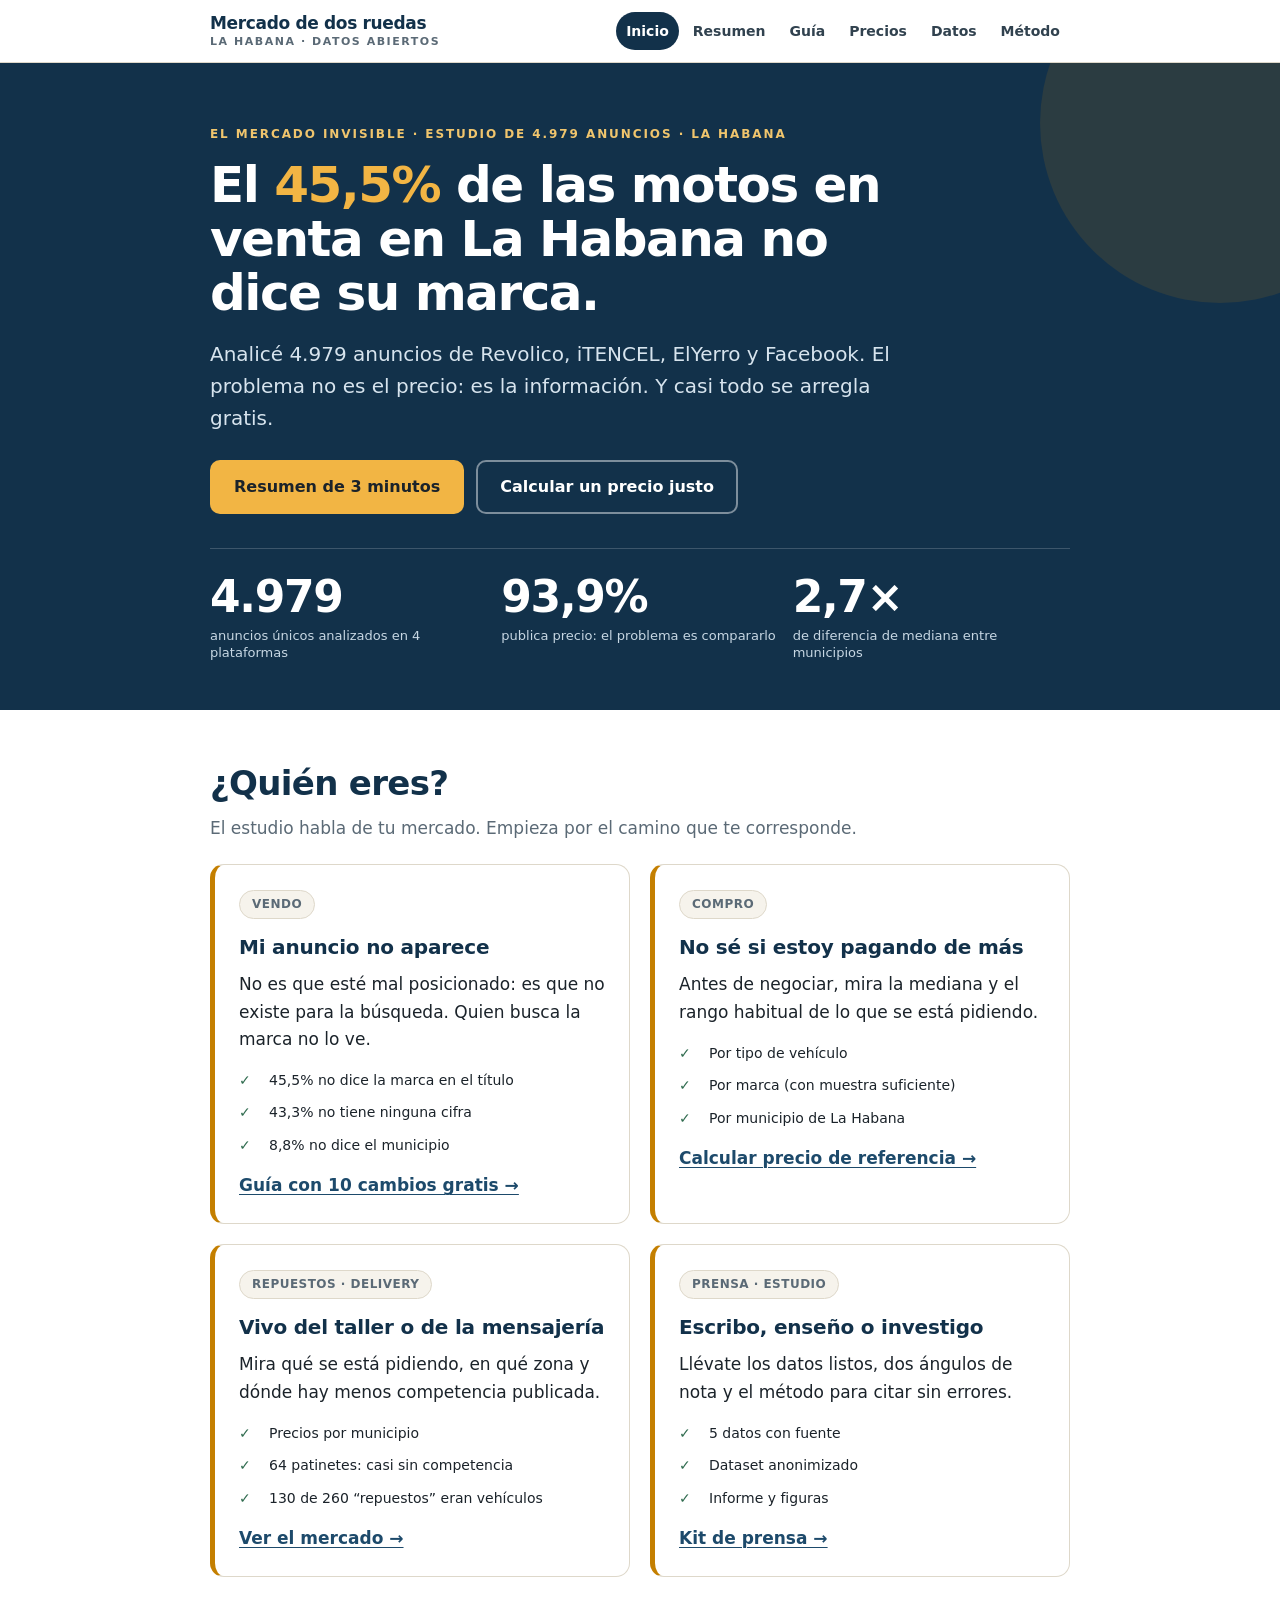
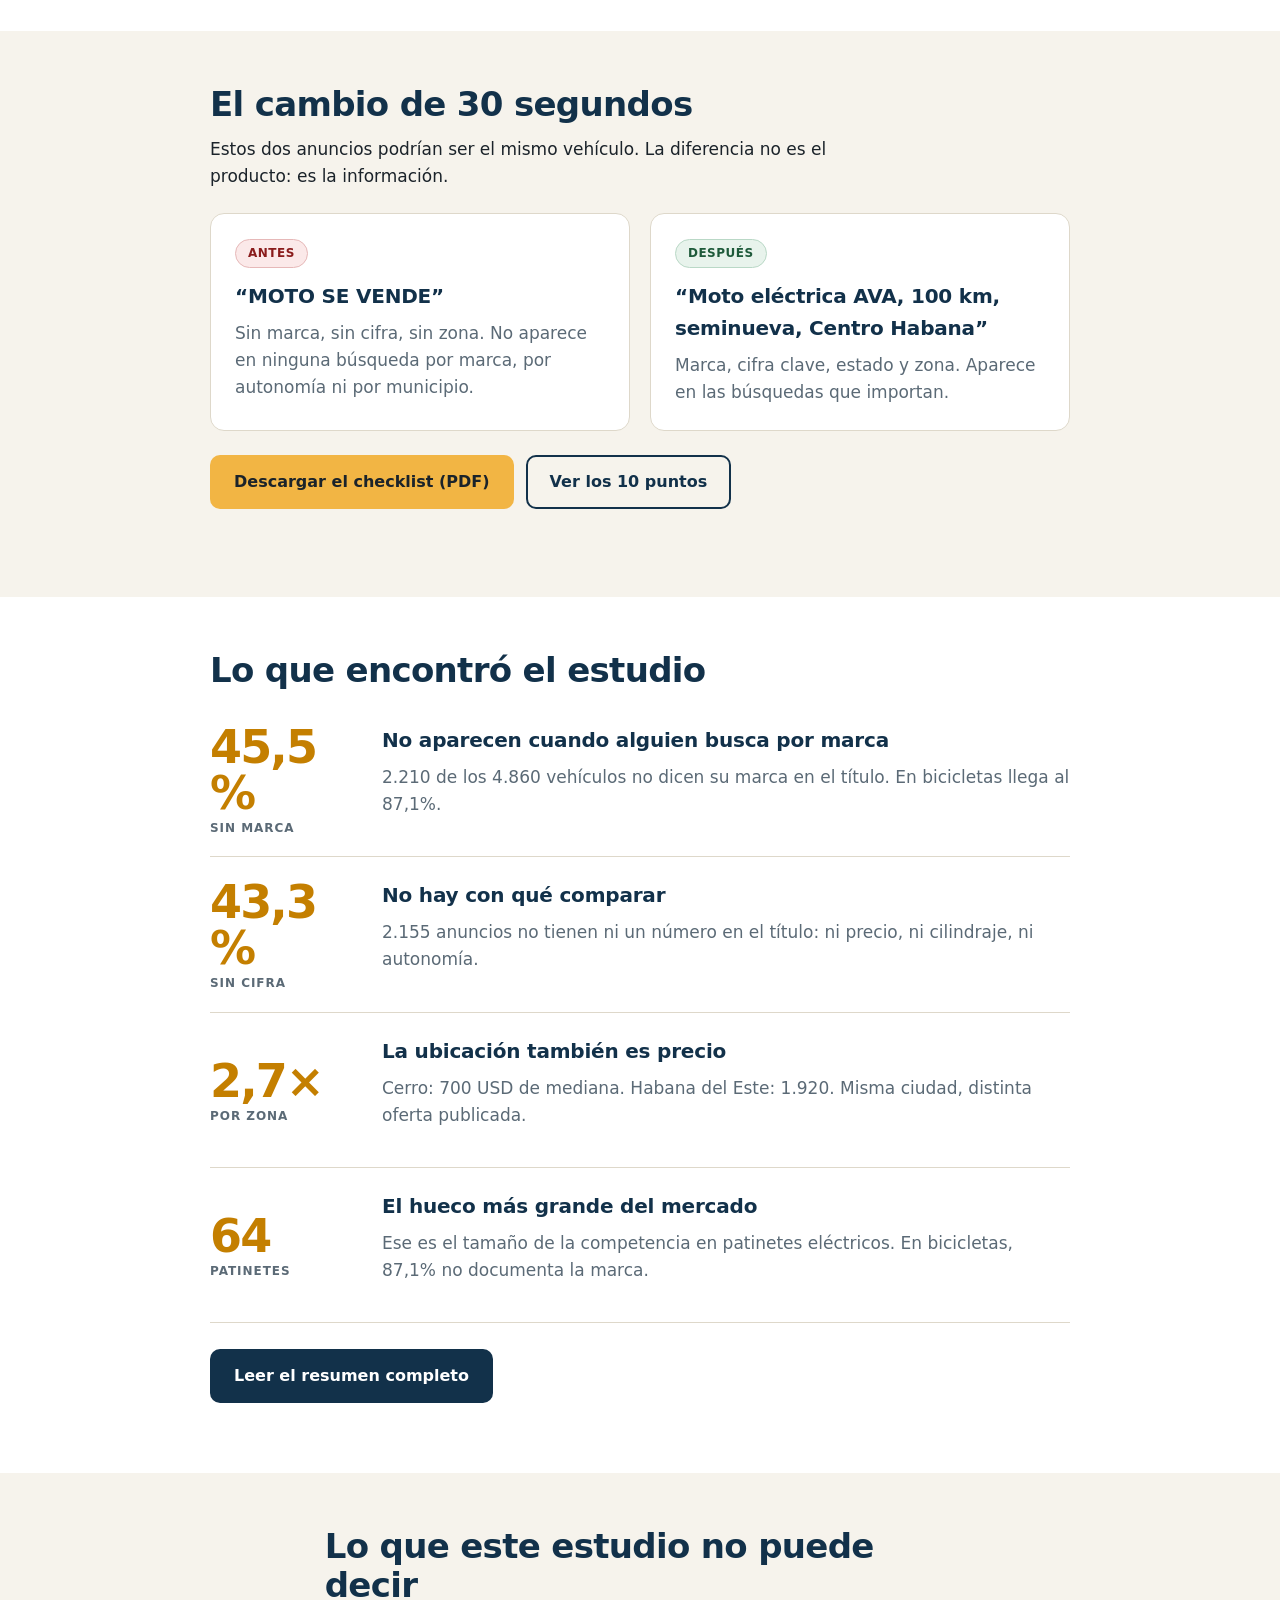
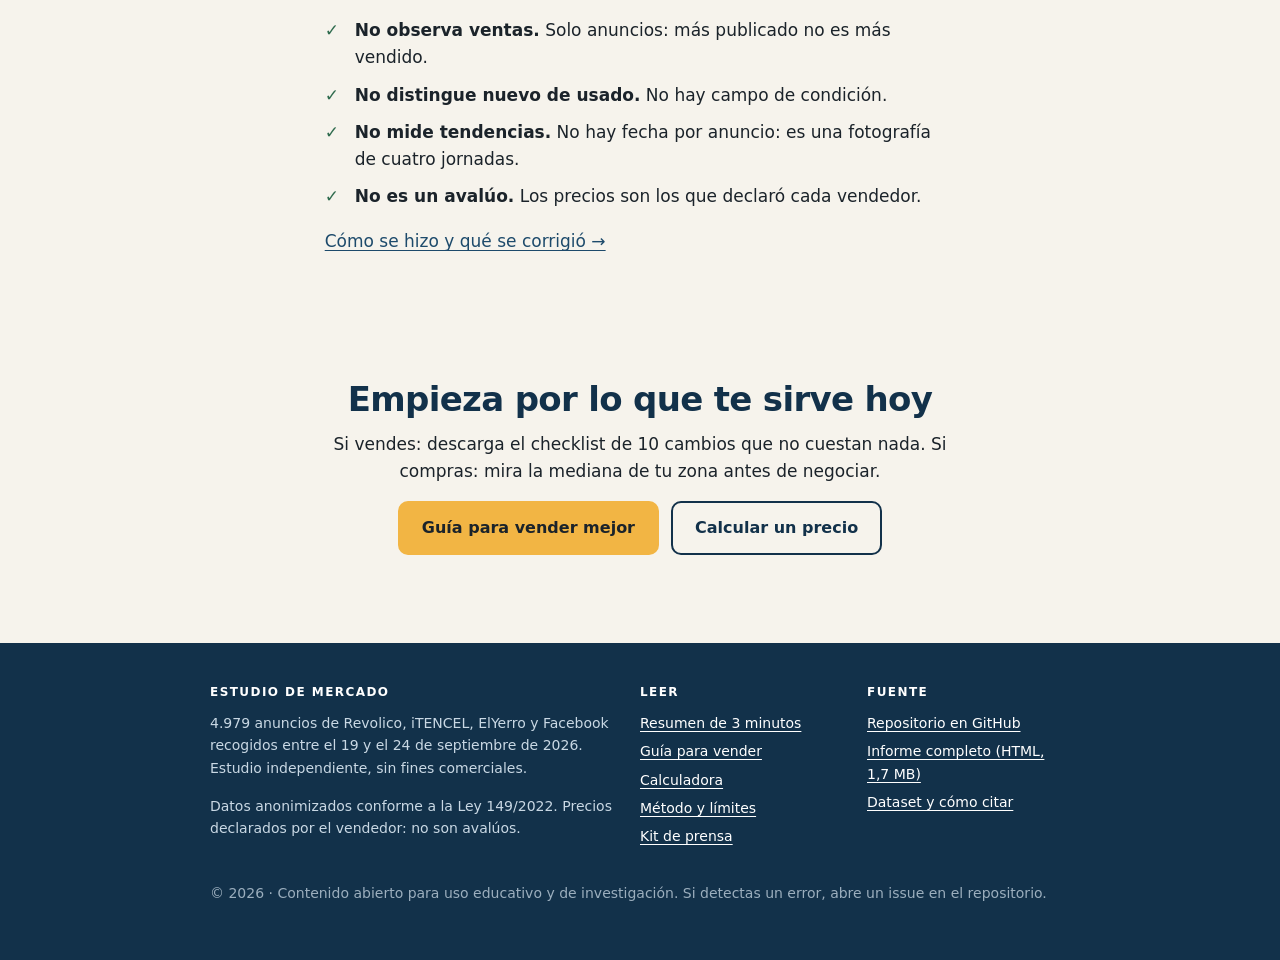
<file: docs/index.html>
<!DOCTYPE html>
<html lang="es">
<head>
<meta charset="utf-8">
<meta name="viewport" content="width=device-width, initial-scale=1">
<title>El 45,5% de las motos en venta en La Habana no dice su marca</title>
<meta name="description" content="Estudio de 4.979 anuncios del mercado de motos, bicicletas y patinetes en La Habana: qué información falta y cómo arreglarla gratis.">
<link rel="canonical" href="https://reynaldomesab-crypto.github.io/estudio-mercado-motos-bicicletas-cuba/">
<meta property="og:type" content="website">
<meta property="og:title" content="El 45,5% de las motos en venta en La Habana no dice su marca">
<meta property="og:description" content="Estudio de 4.979 anuncios del mercado de motos, bicicletas y patinetes en La Habana: qué información falta y cómo arreglarla gratis.">
<meta property="og:url" content="https://reynaldomesab-crypto.github.io/estudio-mercado-motos-bicicletas-cuba/">
<meta property="og:image" content="https://reynaldomesab-crypto.github.io/estudio-mercado-motos-bicicletas-cuba/og.png">
<meta property="og:locale" content="es_CU">
<meta name="twitter:card" content="summary_large_image">
<meta name="theme-color" content="#12314a">
<link rel="stylesheet" href="assets/style.css">
<link rel="icon" href="data:image/svg+xml,%3Csvg xmlns='http://www.w3.org/2000/svg' viewBox='0 0 100 100'%3E%3Crect width='100' height='100' rx='18' fill='%2312314a'/%3E%3Ctext x='50' y='68' font-size='54' font-family='sans-serif' font-weight='bold' fill='%23f2b544' text-anchor='middle'%3E2R%3C/text%3E%3C/svg%3E">

</head>
<body>
<a class="skip" href="#main">Ir al contenido</a>
<header class="site">
  <div class="wrap nav">
    <a class="brand" href="index.html">Mercado de dos ruedas<small>La Habana · datos abiertos</small></a>
    <nav aria-label="Principal"><ul><li><a class="lnk" href="index.html" aria-current="page">Inicio</a></li><li><a class="lnk" href="resumen.html">Resumen</a></li><li><a class="lnk" href="guia.html">Guía</a></li><li><a class="lnk" href="precios.html">Precios</a></li><li><a class="lnk" href="datos.html">Datos</a></li><li><a class="lnk" href="metodo.html">Método</a></li></ul></nav>
  </div>
</header>
<main id="main">

<section class="hero">
  <div class="wrap">
    <span class="kicker">El mercado invisible · Estudio de 4.979 anuncios · La Habana</span>
    <h1>El <em>45,5%</em> de las motos en venta en La Habana no dice su marca.</h1>
    <p class="lead">Analicé 4.979 anuncios de Revolico, iTENCEL, ElYerro y Facebook. El problema no es el precio: es la información. Y casi todo se arregla gratis.</p>
    <div class="cta-row">
      <a class="btn btn-primary" href="resumen.html">Resumen de 3 minutos</a>
      <a class="btn btn-ghost" href="precios.html">Calcular un precio justo</a>
    </div>
    <div class="stats">
      <div class="stat"><b>4.979</b><span>anuncios únicos analizados en 4 plataformas</span></div>
      <div class="stat"><b>93,9%</b><span>publica precio: el problema es compararlo</span></div>
      <div class="stat"><b>2,7×</b><span>de diferencia de mediana entre municipios</span></div>
    </div>
  </div>
</section>

<section>
  <div class="wrap">
    <h2>¿Quién eres?</h2>
    <p class="narrow muted">El estudio habla de tu mercado. Empieza por el camino que te corresponde.</p>
    <div class="grid-2" style="margin-top:22px">
      <div class="card accent">
        <span class="pill">Vendo</span>
        <h3 style="margin-top:12px">Mi anuncio no aparece</h3>
        <p>No es que esté mal posicionado: es que no existe para la búsqueda. Quien busca la marca no lo ve.</p>
        <ul class="checklist small">
          <li>45,5% no dice la marca en el título</li>
          <li>43,3% no tiene ninguna cifra</li>
          <li>8,8% no dice el municipio</li>
        </ul>
        <p style="margin-top:16px"><a href="guia.html"><strong>Guía con 10 cambios gratis →</strong></a></p>
      </div>
      <div class="card accent">
        <span class="pill">Compro</span>
        <h3 style="margin-top:12px">No sé si estoy pagando de más</h3>
        <p>Antes de negociar, mira la mediana y el rango habitual de lo que se está pidiendo.</p>
        <ul class="checklist small">
          <li>Por tipo de vehículo</li>
          <li>Por marca (con muestra suficiente)</li>
          <li>Por municipio de La Habana</li>
        </ul>
        <p style="margin-top:16px"><a href="precios.html"><strong>Calcular precio de referencia →</strong></a></p>
      </div>
      <div class="card accent">
        <span class="pill">Repuestos · delivery</span>
        <h3 style="margin-top:12px">Vivo del taller o de la mensajería</h3>
        <p>Mira qué se está pidiendo, en qué zona y dónde hay menos competencia publicada.</p>
        <ul class="checklist small">
          <li>Precios por municipio</li>
          <li>64 patinetes: casi sin competencia</li>
          <li>130 de 260 “repuestos” eran vehículos</li>
        </ul>
        <p style="margin-top:16px"><a href="resumen.html"><strong>Ver el mercado →</strong></a></p>
      </div>
      <div class="card accent">
        <span class="pill">Prensa · estudio</span>
        <h3 style="margin-top:12px">Escribo, enseño o investigo</h3>
        <p>Llévate los datos listos, dos ángulos de nota y el método para citar sin errores.</p>
        <ul class="checklist small">
          <li>5 datos con fuente</li>
          <li>Dataset anonimizado</li>
          <li>Informe y figuras</li>
        </ul>
        <p style="margin-top:16px"><a href="prensa.html"><strong>Kit de prensa →</strong></a></p>
      </div>
    </div>
  </div>
</section>

<section class="soft">
  <div class="wrap">
    <h2>El cambio de 30 segundos</h2>
    <p class="narrow">Estos dos anuncios podrían ser el mismo vehículo. La diferencia no es el producto: es la información.</p>
    <div class="grid-2" style="margin-top:22px">
      <div class="card">
        <span class="pill" style="color:#8a1c1c;border-color:#e6b8b8;background:#fbe9e9">Antes</span>
        <h3 style="margin-top:12px">“MOTO SE VENDE”</h3>
        <p class="muted">Sin marca, sin cifra, sin zona. No aparece en ninguna búsqueda por marca, por autonomía ni por municipio.</p>
      </div>
      <div class="card">
        <span class="pill" style="color:#1e5a3a;border-color:#b9d8c6;background:#e8f3ec">Después</span>
        <h3 style="margin-top:12px">“Moto eléctrica AVA, 100 km, seminueva, Centro Habana”</h3>
        <p class="muted">Marca, cifra clave, estado y zona. Aparece en las búsquedas que importan.</p>
      </div>
    </div>
    <div class="cta-row" style="margin-top:24px">
      <a class="btn btn-primary" href="assets/checklist.pdf" download>Descargar el checklist (PDF)</a>
      <a class="btn btn-line" href="guia.html">Ver los 10 puntos</a>
    </div>
  </div>
</section>

<section>
  <div class="wrap">
    <h2>Lo que encontró el estudio</h2>
    <div class="finding"><div class="fig">45,5%<small>sin marca</small></div><div><h3>No aparecen cuando alguien busca por marca</h3><p class="muted">2.210 de los 4.860 vehículos no dicen su marca en el título. En bicicletas llega al 87,1%.</p></div></div>
    <div class="finding"><div class="fig">43,3%<small>sin cifra</small></div><div><h3>No hay con qué comparar</h3><p class="muted">2.155 anuncios no tienen ni un número en el título: ni precio, ni cilindraje, ni autonomía.</p></div></div>
    <div class="finding"><div class="fig">2,7×<small>por zona</small></div><div><h3>La ubicación también es precio</h3><p class="muted">Cerro: 700 USD de mediana. Habana del Este: 1.920. Misma ciudad, distinta oferta publicada.</p></div></div>
    <div class="finding"><div class="fig">64<small>patinetes</small></div><div><h3>El hueco más grande del mercado</h3><p class="muted">Ese es el tamaño de la competencia en patinetes eléctricos. En bicicletas, 87,1% no documenta la marca.</p></div></div>
    <p style="margin-top:26px"><a class="btn btn-dark" href="resumen.html">Leer el resumen completo</a></p>
  </div>
</section>

<section class="soft">
  <div class="wrap narrow">
    <h2>Lo que este estudio no puede decir</h2>
    <ul class="checklist">
      <li><strong>No observa ventas.</strong> Solo anuncios: más publicado no es más vendido.</li>
      <li><strong>No distingue nuevo de usado.</strong> No hay campo de condición.</li>
      <li><strong>No mide tendencias.</strong> No hay fecha por anuncio: es una fotografía de cuatro jornadas.</li>
      <li><strong>No es un avalúo.</strong> Los precios son los que declaró cada vendedor.</li>
    </ul>
    <p style="margin-top:18px"><a href="metodo.html">Cómo se hizo y qué se corrigió →</a></p>
  </div>
</section>
<section class="soft"><div class="wrap narrow center">
  <h2>Empieza por lo que te sirve hoy</h2>
  <p>Si vendes: descarga el checklist de 10 cambios que no cuestan nada. Si compras: mira la mediana de tu zona antes de negociar.</p>
  <div class="cta-row" style="justify-content:center">
    <a class="btn btn-primary" href="guia.html">Guía para vender mejor</a>
    <a class="btn btn-line" href="precios.html">Calcular un precio</a>
  </div>
</div></section>

</main>
<footer class="site">
  <div class="wrap">
    <div class="cols">
      <div>
        <h4>Estudio de mercado</h4>
        <p>4.979 anuncios de Revolico, iTENCEL, ElYerro y Facebook recogidos entre el 19 y el 24 de septiembre de 2026. Estudio independiente, sin fines comerciales.</p>
        <p class="small">Datos anonimizados conforme a la Ley 149/2022. Precios declarados por el vendedor: no son avalúos.</p>
      </div>
      <div>
        <h4>Leer</h4>
        <ul>
          <li><a href="resumen.html">Resumen de 3 minutos</a></li>
          <li><a href="guia.html">Guía para vender</a></li>
          <li><a href="precios.html">Calculadora</a></li>
          <li><a href="metodo.html">Método y límites</a></li>
          <li><a href="prensa.html">Kit de prensa</a></li>
        </ul>
      </div>
      <div>
        <h4>Fuente</h4>
        <ul>
          <li><a href="https://github.com/reynaldomesab-crypto/estudio-mercado-motos-bicicletas-cuba" rel="noopener">Repositorio en GitHub</a></li>
          <li><a href="https://raw.githubusercontent.com/reynaldomesab-crypto/estudio-mercado-motos-bicicletas-cuba/main/analysis/INFORME_FINAL.html" rel="noopener" download>Informe completo (HTML, 1,7 MB)</a></li>
          <li><a href="datos.html">Dataset y cómo citar</a></li>
        </ul>
      </div>
    </div>
    <p class="small" style="margin-top:26px;opacity:.75">© 2026 · Contenido abierto para uso educativo y de investigación. Si detectas un error, abre un issue en el repositorio.</p>
  </div>
</footer>
<script src="assets/config.js"></script>
<script src="assets/analytics.js" defer></script>
<script src="assets/data.js" defer></script>
<script src="assets/app.js" defer></script>
</body>
</html>
</file>
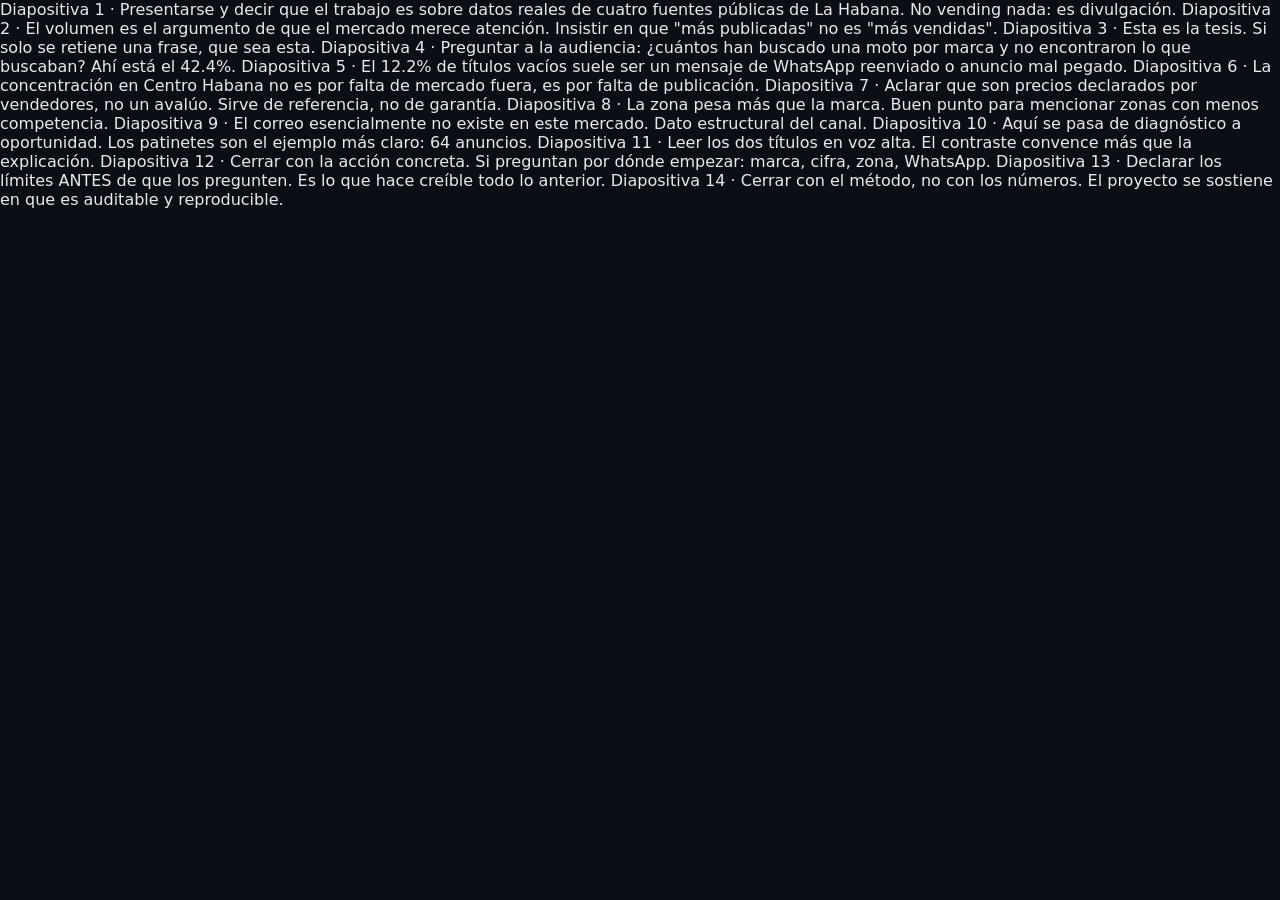
<file: presentation/index.html>
<!DOCTYPE html>
<html lang="es">
<head>
<meta charset="utf-8">
<meta name="viewport" content="width=device-width, initial-scale=1">
<title>El mercado de motos y bicicletas en La Habana — guía de buenas prácticas</title>
<style>
/* Paleta. El amarillo no es decorativo: es el color de la categoria que
   domina el estudio, y por eso el acento se siente propio del tema. */
:root{
  --bg:#0B0E14;
  --surface:#141922;
  --surface-2:#1C2230;
  --line:#2A3240;
  --text:#E8EAF0;
  --muted:#8A93A6;
  --accent:#FFD400;
  --accent-2:#2DD4BF;
  --warn:#F97362;
  --display:ui-serif,Georgia,'Liberation Serif','DejaVu Serif','Times New Roman',serif;
  --body:system-ui,-apple-system,'Segoe UI',Roboto,'Helvetica Neue',Arial,sans-serif;
  --pad:clamp(1.5rem,4vw,4.5rem);
}
*{margin:0;padding:0;box-sizing:border-box}
html,body{height:100%;background:var(--bg);color:var(--text);font-family:var(--body);overflow:hidden}

/* Cada diapositiva debe caber entera en una ventana. Nunca hay scroll
   interno: si algo no cabe, se parte en dos diapositivas. */
.slide{
  height:100vh;height:100dvh;overflow:hidden;
  display:none;flex-direction:column;justify-content:center;
  padding:var(--pad);position:relative;
}
.slide.activa{display:flex}

/* Fondo tenue: rejilla tecnica, muy sutil. */
.slide::before{
  content:"";position:absolute;inset:0;z-index:0;pointer-events:none;
  background-image:linear-gradient(rgba(255,255,255,.028) 1px,transparent 1px),
                   linear-gradient(90deg,rgba(255,255,255,.028) 1px,transparent 1px);
  background-size:56px 56px;
  mask-image:radial-gradient(ellipse at 50% 40%,#000 20%,transparent 78%);
  -webkit-mask-image:radial-gradient(ellipse at 50% 40%,#000 20%,transparent 78%);
}
.slide > *{position:relative;z-index:1}

.eyebrow{
  font-size:clamp(.68rem,1.05vw,.9rem);letter-spacing:.22em;text-transform:uppercase;
  color:var(--accent);font-weight:600;margin-bottom:clamp(.6rem,1.4vh,1.1rem);
}
h1{font-family:var(--display);font-size:clamp(1.9rem,5.4vw,4.2rem);line-height:1.06;font-weight:700;letter-spacing:-.02em}
h2{font-family:var(--display);font-size:clamp(1.45rem,3.5vw,2.9rem);line-height:1.1;font-weight:700;letter-spacing:-.015em}
h3{font-size:clamp(.95rem,1.5vw,1.2rem);font-weight:600;margin-bottom:.4rem}
p{font-size:clamp(.95rem,1.65vw,1.32rem);line-height:1.55;color:var(--text);max-width:62ch}
.muted{color:var(--muted)}
.lead{font-size:clamp(1.05rem,2.1vw,1.6rem);line-height:1.45;color:var(--muted);max-width:56ch}

/* Cifra grande: es el elemento dominante de la diapositiva. */
.cifra{
  font-family:var(--display);font-size:clamp(3rem,11vw,7.5rem);line-height:.92;
  font-weight:700;color:var(--accent);letter-spacing:-.03em;
}
.cifra.sec{color:var(--accent-2)}
.cifra small{font-size:.3em;font-weight:600;letter-spacing:0;color:var(--muted);display:block;margin-top:.5em}

.grid{display:grid;gap:clamp(.8rem,2vw,1.6rem);margin-top:clamp(.9rem,2.2vh,1.8rem)}
.g2{grid-template-columns:repeat(2,1fr)}
.g3{grid-template-columns:repeat(3,1fr)}
.g4{grid-template-columns:repeat(4,1fr)}
.izq{grid-template-columns:1.05fr .95fr}
.der{grid-template-columns:.95fr 1.05fr}

.card{background:var(--surface);border:1px solid var(--line);border-radius:14px;padding:clamp(.8rem,1.7vw,1.4rem)}
.card.acento{border-color:var(--accent);background:linear-gradient(180deg,rgba(255,212,0,.09),transparent)}
.card p{font-size:clamp(.82rem,1.32vw,1.02rem);line-height:1.5;color:var(--muted)}

ul.lista{list-style:none;display:flex;flex-direction:column;gap:clamp(.4rem,1.05vh,.85rem);margin-top:clamp(.7rem,1.7vh,1.2rem)}
ul.lista li{
  font-size:clamp(.88rem,1.45vw,1.12rem);line-height:1.42;color:var(--text);
  padding-left:1.5em;position:relative;
}
ul.lista li::before{
  content:"";position:absolute;left:0;top:.52em;width:.55em;height:.55em;
  border-radius:2px;background:var(--accent);
}
ul.lista li b{color:var(--accent-2);font-weight:600}

table{width:100%;border-collapse:collapse;margin-top:clamp(.6rem,1.5vh,1.1rem);font-size:clamp(.76rem,1.22vw,.98rem)}
th{
  text-align:left;font-size:clamp(.62rem,.95vw,.78rem);letter-spacing:.14em;text-transform:uppercase;
  color:var(--muted);font-weight:600;padding-bottom:.55rem;border-bottom:1px solid var(--line);
}
td{padding:clamp(.3rem,.75vh,.5rem) .5rem;border-bottom:1px solid rgba(42,50,64,.5)}
td:first-child{color:var(--text);font-weight:500}
td.num{text-align:right;font-variant-numeric:tabular-nums;color:var(--muted)}
tr:first-child td{color:var(--accent);font-weight:600}
tr:first-child td.num{color:var(--accent)}

.fig{width:100%;height:auto;max-height:56vh;object-fit:contain;border-radius:10px;display:block}
.fig-faltante{color:var(--warn);font-size:.85rem;padding:1rem;border:1px dashed var(--warn);border-radius:10px}
.caption{font-size:clamp(.66rem,.98vw,.8rem);color:var(--muted);margin-top:.5rem;line-height:1.4}

/* Comparacion antes/despues */
.antes{background:rgba(249,115,98,.07);border:1px solid rgba(249,115,98,.32)}
.despues{background:rgba(45,212,191,.07);border:1px solid rgba(45,212,191,.32)}
.etiqueta{font-size:clamp(.6rem,.92vw,.76rem);letter-spacing:.16em;text-transform:uppercase;font-weight:700;margin-bottom:.5rem}
.antes .etiqueta{color:var(--warn)}
.despues .etiqueta{color:var(--accent-2)}
.codigo{font-family:ui-monospace,'DejaVu Sans Mono',Menlo,Consolas,monospace;font-size:clamp(.74rem,1.22vw,1rem);line-height:1.45;word-break:break-word}

/* Pie: numero de diapositiva y regla de color. */
.pie{position:absolute;bottom:clamp(.9rem,2.2vh,1.6rem);left:var(--pad);right:var(--pad);
     display:flex;justify-content:space-between;align-items:center;
     font-size:clamp(.6rem,.9vw,.74rem);color:var(--muted);letter-spacing:.1em;z-index:2}
.pie .marca{color:var(--accent);font-weight:600}

/* Barra de progreso */
#barra{position:fixed;top:0;left:0;height:3px;background:var(--accent);z-index:50;
       transition:width .35s cubic-bezier(.4,0,.2,1);width:0}

/* Indice general */
#indice{
  position:fixed;inset:0;background:rgba(11,14,20,.97);z-index:60;display:none;
  padding:var(--pad);overflow:auto;
}
#indice.visible{display:flex;flex-direction:column;gap:.5rem}
#indice h2{margin-bottom:.8rem;font-size:clamp(1.1rem,2.4vw,1.6rem)}
#indice ol{list-style:none;display:grid;grid-template-columns:repeat(auto-fill,minmax(260px,1fr));gap:.45rem}
#indice button{
  width:100%;text-align:left;background:var(--surface);border:1px solid var(--line);
  color:var(--muted);padding:.6rem .8rem;border-radius:9px;cursor:pointer;
  font-family:var(--body);font-size:.84rem;transition:.18s;
}
#indice button:hover{border-color:var(--accent);color:var(--text);background:var(--surface-2)}
#indice button.actual{border-color:var(--accent);color:var(--accent)}

#ayuda{
  position:fixed;bottom:1rem;right:1rem;z-index:55;background:var(--surface);
  border:1px solid var(--line);border-radius:10px;padding:.7rem .9rem;
  font-size:.76rem;color:var(--muted);display:none;line-height:1.7;
}
#ayuda.visible{display:block}
#ayuda kbd{background:var(--surface-2);border:1px solid var(--line);border-radius:4px;
           padding:.05rem .35rem;color:var(--accent);font-family:inherit;font-size:.72rem}

/* Notas del orador: visibles solo en la consola de quien presenta. */
aside:notario{display:none}

/* Aparicion escalonada al entrar en diapositiva. */
.revelar{opacity:0;transform:translateY(14px);transition:opacity .55s ease,transform .55s cubic-bezier(.16,1,.3,1)}
.slide.activa .revelar{opacity:1;transform:none}
.slide.activa .revelar:nth-child(2){transition-delay:.09s}
.slide.activa .revelar:nth-child(3){transition-delay:.18s}
.slide.activa .revelar:nth-child(4){transition-delay:.27s}
.slide.activa .revelar:nth-child(5){transition-delay:.36s}

@media (prefers-reduced-motion:reduce){
  .revelar{opacity:1;transform:none;transition:none}
  #barra{transition:none}
}
@media (max-width:820px){
  .g2,.g3,.g4,.izq,.der{grid-template-columns:1fr}
  .fig{max-height:34vh}
}
</style>
</head>
<body>

<div id="barra"></div>

<!-- 1 -->
<section class="slide">
  <div class="revelar">
    <div class="eyebrow">Estudio de mercado · La Habana</div>
    <h1>Motos, eléctricas,<br>bicicletas y patinetes</h1>
  </div>
  <div class="revelar">
    <p class="lead" style="margin-top:clamp(1rem,3vh,2rem)">
      4.979 anuncios analizados en cuatro fuentes públicas.
      Y una conclusión incómoda: <strong style="color:var(--text)">el mercado
      existe, pero opera sin información básica</strong>.
    </p>
  </div>
  <div class="pie"><span class="marca">Buenas prácticas para vendedores</span><span>1 / 14</span></div>
</section>

<!-- 2 -->
<section class="slide">
  <div class="revelar">
    <div class="eyebrow">El punto de partida</div>
    <h2>Hay mercado. Hay volumen.</h2>
  </div>
  <div class="revelar">
    <div class="grid g4">
      <div class="card"><div class="cifra" style="font-size:clamp(1.6rem,4.4vw,3rem)">4.979</div><p>anuncios únicos<br>tras eliminar duplicados</p></div>
      <div class="card"><div class="cifra sec" style="font-size:clamp(1.6rem,4.4vw,3rem)">93.9%</div><p>tienen precio<br>publicado</p></div>
      <div class="card"><div class="cifra" style="font-size:clamp(1.6rem,4.4vw,3rem)">91.2%</div><p>dicen dónde<br>está el vehículo</p></div>
      <div class="card"><div class="cifra sec" style="font-size:clamp(1.6rem,4.4vw,3rem)">59.9%</div><p>publican un<br>teléfono de WhatsApp</p></div>
    </div>
  </div>
  <div class="revelar">
    <p class="muted" style="font-size:clamp(.8rem,1.2vw,.95rem);margin-top:1rem">
      Datos de Revolico, iTENCEL, ElYerroMenu y Facebook. Más publicadas no significa más vendidas.
    </p>
  </div>
  <div class="pie"><span class="marca">El punto de partida</span><span>2 / 14</span></div>
</section>

<!-- 3 -->
<section class="slide">
  <div class="revelar">
    <div class="eyebrow">La tesis</div>
    <h2>El problema no es<br>la demanda. Es la información.</h2>
  </div>
  <div class="revelar">
    <p class="lead" style="margin-top:clamp(.8rem,2vh,1.4rem)">
      Un comprador busca “moto eléctrica 100 km de autonomía”. Un vendedor
      publica “se vende moto”. Ninguno de los dos puede encontrar al otro.
      <strong style="color:var(--text)">Esa fricción le cuesta ventas al
      vendedor</strong>, y no por falta de demanda.
    </p>
  </div>
  <div class="revelar">
    <ul class="lista">
      <li>El <b>45.5%</b> de los vehículos reales no dice su marca en el título.</li>
      <li>El <b>8.8%</b> no dice dónde está.</li>
      <li>El <b>43.3%</b> no dice un solo número: ni cc, ni voltaje, ni kilómetros.</li>
    </ul>
  </div>
  <div class="pie"><span class="marca">La tesis</span><span>3 / 14</span></div>
</section>

<!-- 4 -->
<section class="slide">
  <div class="revelar">
    <div class="eyebrow">Prueba 1 · Invisibilidad</div>
    <h2>Si no pones la marca,<br>no existes</h2>
  </div>
  <div class="revelar">
    <div class="grid der">
      <div>
        <div class="cifra">45.5%</div>
        <p class="muted" style="margin-top:.4rem">
          2.210 de 4.860 vehículos reales sin marca en el título.
        </p>
        <ul class="lista">
          <li>Quien busca “Topmaq” <b>nunca</b> ve esos anuncios.</li>
          <li>En bicicletas es peor: <b>87.1%</b> sin marca
              (451 de 518).</li>
        </ul>
      </div>
      <div><img class="fig" src="[data-uri]" alt="02_cobertura_informacion.png">
        <p class="caption">Cobertura de los campos de información en los anuncios analizados.</p>
      </div>
    </div>
  </div>
  <div class="pie"><span class="marca">Prueba 1 · Invisibilidad</span><span>4 / 14</span></div>
</section>

<!-- 5 -->
<section class="slide">
  <div class="revelar">
    <div class="eyebrow">Prueba 2 · El título</div>
    <h2>El título es tu único vendedor</h2>
  </div>
  <div class="revelar">
    <div class="grid g3">
      <div class="card acento">
        <div class="cifra" style="font-size:clamp(1.8rem,5vw,3.4rem)">43.3%</div>
        <p>2.155 de 4.979 títulos no contienen
           <strong style="color:var(--text)">ningún número</strong>.
           No se puede filtrar, comparar ni decidir.</p>
      </div>
      <div class="card">
        <div class="cifra sec" style="font-size:clamp(1.8rem,5vw,3.4rem)">11</div>
        <p>títulos <strong style="color:var(--text)">totalmente vacíos</strong>
           (0.2%). El anuncio existe, pero no dice nada.</p>
      </div>
      <div class="card">
        <h3>Qué va en un título</h3>
        <p>Marca · categoría · cifra clave · estado · zona. Ese es el orden que
           hace encontrable un anuncio.</p>
      </div>
    </div>
  </div>
  <div class="pie"><span class="marca">Prueba 2 · El título</span><span>5 / 14</span></div>
</section>

<!-- 6 -->
<section class="slide">
  <div class="revelar">
    <div class="eyebrow">Prueba 3 · La geografía</div>
    <h2>Sin zona declarada,<br>no te buscan</h2>
  </div>
  <div class="revelar">
    <div class="grid der">
      <div>
        <div class="cifra">8.8%</div>
        <p class="muted" style="margin-top:.4rem">
          de los anuncios no dicen en qué municipio está el vehículo.
        </p>
        <ul class="lista">
          <li>Quien busca en su barrio <b>no puede verlos</b>.</li>
          <li>Centro Habana concentra <b>24.0%</b> de los anuncios
              con ubicación y precio (2.596 en total).</li>
          <li>Fuera de ese centro, <b>el mercado es casi invisible</b>.</li>
        </ul>
      </div>
      <div><img class="fig" src="[data-uri]" alt="10_municipios_habana.png">
        <p class="caption">Anuncios por municipio en La Habana.</p>
      </div>
    </div>
  </div>
  <div class="pie"><span class="marca">Prueba 3 · La geografía</span><span>6 / 14</span></div>
</section>

<!-- 7 -->
<section class="slide">
  <div class="revelar">
    <div class="eyebrow">Prueba 4 · El precio</div>
    <h2>¿Estás cobrando de más<br>o de menos?</h2>
  </div>
  <div class="revelar">
    <p class="muted" style="font-size:clamp(.82rem,1.25vw,1rem)">
      Mediana de precio publicado por marca. Referencia de mercado, no un avalúo.
    </p>
    <table>
      <thead><tr><th>Marca</th><th style="text-align:right">Anuncios</th>
        <th style="text-align:right">Mediana</th><th style="text-align:right">Rango p10–p90</th></tr></thead>
      <tbody><tr><td>TOPMAQ</td><td class='num'>387</td><td class='num'>2.150 USD</td><td class='num'>1.780–2.900</td></tr><tr><td>VEDCA</td><td class='num'>214</td><td class='num'>1.600 USD</td><td class='num'>1.250–2.500</td></tr><tr><td>YOAZAKY</td><td class='num'>203</td><td class='num'>2.250 USD</td><td class='num'>1.604–2.900</td></tr><tr><td>HALCON</td><td class='num'>148</td><td class='num'>1.800 USD</td><td class='num'>771–2.650</td></tr><tr><td>CHALLENGER</td><td class='num'>130</td><td class='num'>850 USD</td><td class='num'>750–1.403</td></tr><tr><td>JMD</td><td class='num'>115</td><td class='num'>1.600 USD</td><td class='num'>750–1.750</td></tr><tr><td>AVA</td><td class='num'>90</td><td class='num'>1.650 USD</td><td class='num'>948–2.550</td></tr><tr><td>BUCATTI</td><td class='num'>86</td><td class='num'>2.600 USD</td><td class='num'>900–3.175</td></tr></tbody>
    </table>
  </div>
  <div class="revelar">
    <p class="caption" style="margin-top:.7rem">
      Marcas de mayor volumen primero. Un vendedor que no conoce la mediana de su
      categoría negocia a ciegas, y eso beneficia a quien sí la conoce.
    </p>
  </div>
  <div class="pie"><span class="marca">Prueba 4 · El precio</span><span>7 / 14</span></div>
</section>

<!-- 8 -->
<section class="slide">
  <div class="revelar">
    <div class="eyebrow">Prueba 4 · El precio</div>
    <h2>La misma ciudad,<br>precios distintos</h2>
  </div>
  <div class="revelar">
    <div class="grid izq">
      <div><img class="fig" src="[data-uri]" alt="03_marcas_motores.png">
        <p class="caption">Anuncios por marca en Motores de combustión.</p>
      </div>
      <div>
        <table>
          <thead><tr><th>Municipio</th><th style="text-align:right">Anuncios</th>
            <th style="text-align:right">Mediana</th></tr></thead>
          <tbody><tr><td>Cerro</td><td class='num'>107</td><td class='num'>700 USD</td></tr><tr><td>Arroyo Naranjo</td><td class='num'>128</td><td class='num'>820 USD</td></tr><tr><td>Diez de Octubre</td><td class='num'>314</td><td class='num'>900 USD</td></tr><tr><td>Marianao</td><td class='num'>123</td><td class='num'>1.100 USD</td></tr><tr><td>Playa</td><td class='num'>422</td><td class='num'>1.450 USD</td></tr><tr><td>Guanabacoa</td><td class='num'>61</td><td class='num'>1.560 USD</td></tr><tr><td>Habana Vieja</td><td class='num'>107</td><td class='num'>1.620 USD</td></tr><tr><td>Habana del Este</td><td class='num'>69</td><td class='num'>1.920 USD</td></tr></tbody>
        </table>
        <p class="caption" style="margin-top:.7rem">
          La zona cambia el precio más que la marca. Publicar sin zona te saca
          del comparativo.
        </p>
      </div>
    </div>
  </div>
  <div class="pie"><span class="marca">Prueba 4 · El precio</span><span>8 / 14</span></div>
</section>

<!-- 9 -->
<section class="slide">
  <div class="revelar">
    <div class="eyebrow">El canal</div>
    <h2>Aquí se compra<br>por WhatsApp</h2>
  </div>
  <div class="revelar">
    <div class="grid g3">
      <div class="card acento">
        <div class="cifra" style="font-size:clamp(1.8rem,5vw,3.4rem)">59.9%</div>
        <p>publican teléfono de WhatsApp (2.982 anuncios).</p>
      </div>
      <div class="card">
        <div class="cifra sec" style="font-size:clamp(1.8rem,5vw,3.4rem)">1</div>
        <p>anuncio usa correo electrónico. <strong style="color:var(--text)">Uno</strong>,
           en todo el mercado.</p>
      </div>
      <div class="card">
        <h3>Qué implica</h3>
        <p>En las plataformas que ofrecen el campo, WhatsApp es lo más habitual.
           Añadir el correo amplía el anuncio sin costo alguno.</p>
      </div>
    </div>
  </div>
  <div class="revelar">
    <p class="caption" style="margin-top:1rem">
      Cada plataforma pide datos distintos: aquí el contraste mide el formulario del sitio, no tu decisión.
    </p>
  </div>
  <div class="pie"><span class="marca">El canal</span><span>9 / 14</span></div>
</section>

<!-- 10 -->
<section class="slide">
  <div class="revelar">
    <div class="eyebrow">La oportunidad</div>
    <h2>Dónde hay hueco</h2>
  </div>
  <div class="revelar">
    <div class="grid izq">
      <div>
        <ul class="lista">
          <li><b>Patinetes eléctricos</b>: solo 64 anuncios en todo el mercado. Casi sin competencia.</li>
          <li><b>Repuestos</b>: el archivo de piezas tiene 523 registros, pero cerca de la mitad ni siquiera son piezas — están mal clasificados. El mercado real de repuestos está desatendido.</li>
          <li><b>Bic（518 anuncios)</b>: la categoría más pequeña y la peor documentada. 87.1% sin marca.</li>
          <li><b>Zonas fuera de Centro Habana</b>: menos competencia y casi sin oferta publicada.</li>
        </ul>
      </div>
      <div><img class="fig" src="[data-uri]" alt="12_publicaciones_por_fuente.png">
        <p class="caption">Volumen de publicaciones por fuente.</p>
      </div>
    </div>
  </div>
  <div class="pie"><span class="marca">La oportunidad</span><span>10 / 14</span></div>
</section>

<!-- 11 -->
<section class="slide">
  <div class="revelar">
    <div class="eyebrow">Cómo se hace</div>
    <h2>El mismo vehículo,<br>dos anuncios</h2>
  </div>
  <div class="revelar">
    <div class="grid g2">
      <div class="card antes">
        <div class="etiqueta">Antes</div>
        <div class="codigo">MOTO SE VENDE</div>
        <p style="margin-top:.6rem">
          Sin marca, sin cifra, sin zona. <strong style="color:var(--warn)">No aparece
          en ninguna búsqueda</strong> salvo por palabras sueltas.
        </p>
      </div>
      <div class="card despues">
        <div class="etiqueta">Después</div>
        <div class="codigo">Moto eléctrica AVA 100 km de autonomía, seminueva, Centro Habana</div>
        <p style="margin-top:.6rem">
          Marca, categoría, cifra clave, estado y zona. <strong style="color:var(--accent-2)">Aparece
          en las cinco búsquedas que importan</strong>.
        </p>
      </div>
    </div>
  </div>
  <div class="revelar">
    <p class="caption" style="margin-top:1rem">
      Los ejemplos reales del análisis dice “se vende moto” sin más. La diferencia
      entre ambos anuncios no es el producto: es la información.
    </p>
  </div>
  <div class="pie"><span class="marca">Cómo se hace</span><span>11 / 14</span></div>
</section>

<!-- 12 -->
<section class="slide">
  <div class="revelar">
    <div class="eyebrow">La práctica</div>
    <h2>Diez cosas que puedes<br>cambiar mañana</h2>
  </div>
  <div class="revelar">
    <div class="grid g2">
      <ul class="lista">
        <li>Escribe la <b>marca</b> en el título.</li>
        <li>Añade una <b>cifra clave</b>: cc, voltaje, vatios o kilómetros.</li>
        <li>Declara el <b>municipio</b>.</li>
        <li>Publica <b>WhatsApp</b>, no solo teléfono fijo.</li>
        <li>Responde en <b>horario</b>, no solo cuando puedas.</li>
      </ul>
      <ul class="lista">
        <li>Pide <b>fotos reales</b> del vehículo, no de catálogo.</li>
        <li>Declara el <b>estado</b>: nueva, seminueva, usada.</li>
        <li>Revisa la <b>mediana de tu marca</b> antes de fijar precio.</li>
        <li>Publica en <b>varias fuentes</b>, no en una sola.</li>
        <li>Elimina los anuncios <b>duplicados y vacíos</b>: ocupan lugar sin informar.</li>
      </ul>
    </div>
  </div>
  <div class="pie"><span class="marca">La práctica</span><span>12 / 14</span></div>
</section>

<!-- 13 -->
<section class="slide">
  <div class="revelar">
    <div class="eyebrow">Honestidad metodológica</div>
    <h2>Lo que este estudio<br>no puede decir</h2>
  </div>
  <div class="revelar">
    <div class="grid izq">
      <div>
        <ul class="lista"><li>Publicar más no equivale a vender más: el estudio no observa ventas, solo anuncios.</li><li>Los precios son los que declara el vendedor; no constituyen un avalúo.</li><li>No existe un campo de condición (nuevo o usado): no es posible distinguirla.</li><li>No hay fecha por anuncio: no se puede afirmar una tendencia ni estacionalidad.</li><li>La deduplicación se realiza por URL: un vehículo publicado en dos sitios cuenta como dos.</li></ul>
      </div>
      <div>
        <div class="card acento">
          <h3>Y el problema de origen</h3>
          <p><strong style="color:var(--text)">11</strong> anuncios
             no tienen título (0.2%) y
             <strong style="color:var(--text)">99</strong> no dan
             ninguna señal de tipo (2.0%).</p>
          <p style="margin-top:.6rem">
            Clasificar este mercado exigió escribir reglas y auditarlas. Ningún
            vendedor puede esperar que el mercado se ordene solo.
          </p>
        </div>
      </div>
    </div>
  </div>
  <div class="pie"><span class="marca">Honestidad metodológica</span><span>13 / 14</span></div>
</section>

<!-- 14 -->
<section class="slide">
  <div class="revelar">
    <div class="eyebrow">El método</div>
    <h2>Cómo se hizo</h2>
  </div>
  <div class="revelar">
    <div class="grid g4">
      <div class="card"><h3>Recolectado</h3><p>Cuatro fuentes, 5,391 registros brutos, deduplicados por URL.</p></div>
      <div class="card"><h3>Clasificado</h3><p>Taxonomía explícita y reglas auditables: Motores, Eléctricos, Bicicletas, Patinetes, Otros.</p></div>
      <div class="card"><h3>Auditado</h3><p>Nueve comprobaciones automáticas. Resultado actual: <strong style="color:var(--accent-2)">0 problemas graves</strong>.</p></div>
      <div class="card"><h3>Reproducible</h3><p>Todo se regenera con scripts. Ninguna cifra de esta presentación está escrita a mano.</p></div>
    </div>
  </div>
  <div class="revelar">
    <div class="card acento" style="margin-top:clamp(.8rem,2vh,1.5rem)">
      <h3>La conclusión</h3>
      <p style="color:var(--text)">
        El problema de este mercado no es la falta de compradores. Es la falta de
        información de de los dos lados. Professionalizar un anuncio no es un
        favor al comprador — es la forma más directa de vender más.
      </p>
    </div>
  </div>
  <div class="pie"><span class="marca">Gracias</span><span>14 / 14</span></div>
</section>

<!-- Notas del orador: no se muestran en pantalla. -->
<aside class="notario">
Diapositiva 1 · Presentarse y decir que el trabajo es sobre datos reales de cuatro fuentes públicas de La Habana. No vending nada: es divulgación.
Diapositiva 2 · El volumen es el argumento de que el mercado merece atención. Insistir en que "más publicadas" no es "más vendidas".
Diapositiva 3 · Esta es la tesis. Si solo se retiene una frase, que sea esta.
Diapositiva 4 · Preguntar a la audiencia: ¿cuántos han buscado una moto por marca y no encontraron lo que buscaban? Ahí está el 42.4%.
Diapositiva 5 · El 12.2% de títulos vacíos suele ser un mensaje de WhatsApp reenviado o anuncio mal pegado.
Diapositiva 6 · La concentración en Centro Habana no es por falta de mercado fuera, es por falta de publicación.
Diapositiva 7 · Aclarar que son precios declarados por vendedores, no un avalúo. Sirve de referencia, no de garantía.
Diapositiva 8 · La zona pesa más que la marca. Buen punto para mencionar zonas con menos competencia.
Diapositiva 9 · El correo esencialmente no existe en este mercado. Dato estructural del canal.
Diapositiva 10 · Aquí se pasa de diagnóstico a oportunidad. Los patinetes son el ejemplo más claro: 64 anuncios.
Diapositiva 11 · Leer los dos títulos en voz alta. El contraste convence más que la explicación.
Diapositiva 12 · Cerrar con la acción concreta. Si preguntan por dónde empezar: marca, cifra, zona, WhatsApp.
Diapositiva 13 · Declarar los límites ANTES de que los pregunten. Es lo que hace creíble todo lo anterior.
Diapositiva 14 · Cerrar con el método, no con los números. El proyecto se sostiene en que es auditable y reproducible.
</aside>

<nav id="indice" aria-label="Índice de diapositivas">
  <h2>Índice</h2>
  <ol id="lista-indice"></ol>
</nav>

<div id="ayuda">
  <kbd>←</kbd> <kbd>→</kbd> navegar · <kbd>f</kbd> pantalla completa<br>
  <kbd>o</kbd> índice · <kbd>?</kbd> ayuda · <kbd>Esc</kbd> cerrar
</div>

<script>
class Presentacion {
  constructor(){
    this.diapos = [...document.querySelectorAll('.slide')];
    this.actual = 0;
    this.barra = document.getElementById('barra');
    this.indice = document.getElementById('indice');
    this.ayuda = document.getElementById('ayuda');
    this.listaIndice = document.getElementById('lista-indice');
    this.temporizador = null;
    this.construirIndice();
    this.ligar();
    this.ir(0);
  }

  Titles(){
    return this.diapos.map(d => {
      const h = d.querySelector('h1, h2');
      return h ? h.textContent.replace(/\s+/g,' ').trim() : 'Diapositiva';
    });
  }

  construirIndice(){
    this.titles().forEach((t,i) => {
      const li = document.createElement('li');
      const b = document.createElement('button');
      b.textContent = `${i+1}. ${t}`;
      b.addEventListener('click', () => { this.ir(i); this.indice.classList.remove('visible'); });
      li.appendChild(b);
      this.listaIndice.appendChild(li);
    });
  }

  ligar(){
    document.addEventListener('keydown', e => {
      const k = e.key;
      if(k === 'ArrowRight' || k === 'PageDown' || k === ' ' || k === 'Enter'){ e.preventDefault(); this.sig(); }
      else if(k === 'ArrowLeft' || k === 'PageUp' || k === 'Backspace'){ e.preventDefault(); this.ant(); }
      else if(k === 'Home'){ this.ir(0); }
      else if(k === 'End'){ this.ir(this.diapos.length-1); }
      else if(k === 'f' || k === 'F'){ this.pantallaCompleta(); }
      else if(k === 'o' || k === 'O'){ this.indice.classList.toggle('visible'); }
      else if(k === '?'){ this.ayuda.classList.toggle('visible'); }
      else if(k === 'Escape'){ this.indice.classList.remove('visible'); this.ayuda.classList.remove('visible'); }
    });

    let rueda = 0;
    window.addEventListener('wheel', e => {
      if(this.indice.classList.contains('visible')) return;
      const ahora = Date.now();
      if(ahora - rueda < 650) return;      // evita disparar varias por inercia
      if(Math.abs(e.deltaY) < 18) return;
      rueda = ahora;
      e.deltaY > 0 ? this.sig() : this.ant();
    }, {passive:true});

    let x0 = null;
    window.addEventListener('touchstart', e => { x0 = e.touches[0].clientX; }, {passive:true});
    window.addEventListener('touchend', e => {
      if(x0 === null) return;
      const dx = e.changedTouches[0].clientX - x0;
      if(Math.abs(dx) > 60) dx < 0 ? this.sig() : this.ant();
      x0 = null;
    }, {passive:true});

    // Presionar ? no dispara atajo del navegador; se silencia el behaviours estandar.
    document.addEventListener('keydown', e => {
      if(e.key === '?') e.preventDefault();
    });
  }

  pantallaCompleta(){
    if(!document.fullscreenElement) document.documentElement.requestFullscreen?.();
    else document.exitFullscreen?.();
  }

  ir(i){
    this.actual = Math.max(0, Math.min(i, this.diapos.length-1));
    this.diapos.forEach((d,n) => d.classList.toggle('activa', n === this.actual));
    // Reinicia las animaciones de entrada de la diapositiva visible.
    const d = this.diapos[this.actual];
    d.querySelectorAll('.revelar').forEach(el => {
      el.style.animation = 'none';
      void el.offsetHeight;
      el.style.animation = '';
    });
    this.barra.style.width = `${((this.actual+1)/this.diapos.length)*100}%`;
    [...this.listaIndice.querySelectorAll('button')].forEach((b,n) =>
      b.classList.toggle('actual', n === this.actual));
    location.hash = this.actual + 1;
  }

  sig(){ this.ir(this.actual+1); }
  ant(){ this.ir(this.actual-1); }
}

document.addEventListener('DOMContentLoaded', () => {
  const p = new Presentacion();
  // Permite abrir directamente en una diapositiva con index.html#7
  const h = parseInt(location.hash.slice(1), 10);
  if(h >= 1 && h <= p.diapos.length) p.ir(h-1);
  // Muestra la ayuda unos segundos y la esconde sola.
  document.getElementById('ayuda').classList.add('visible');
  clearTimeout(p.temporizador);
  p.temporizador = setTimeout(() => document.getElementById('ayuda').classList.remove('visible'), 4000);
});
</script>
</body>
</html>
</file>
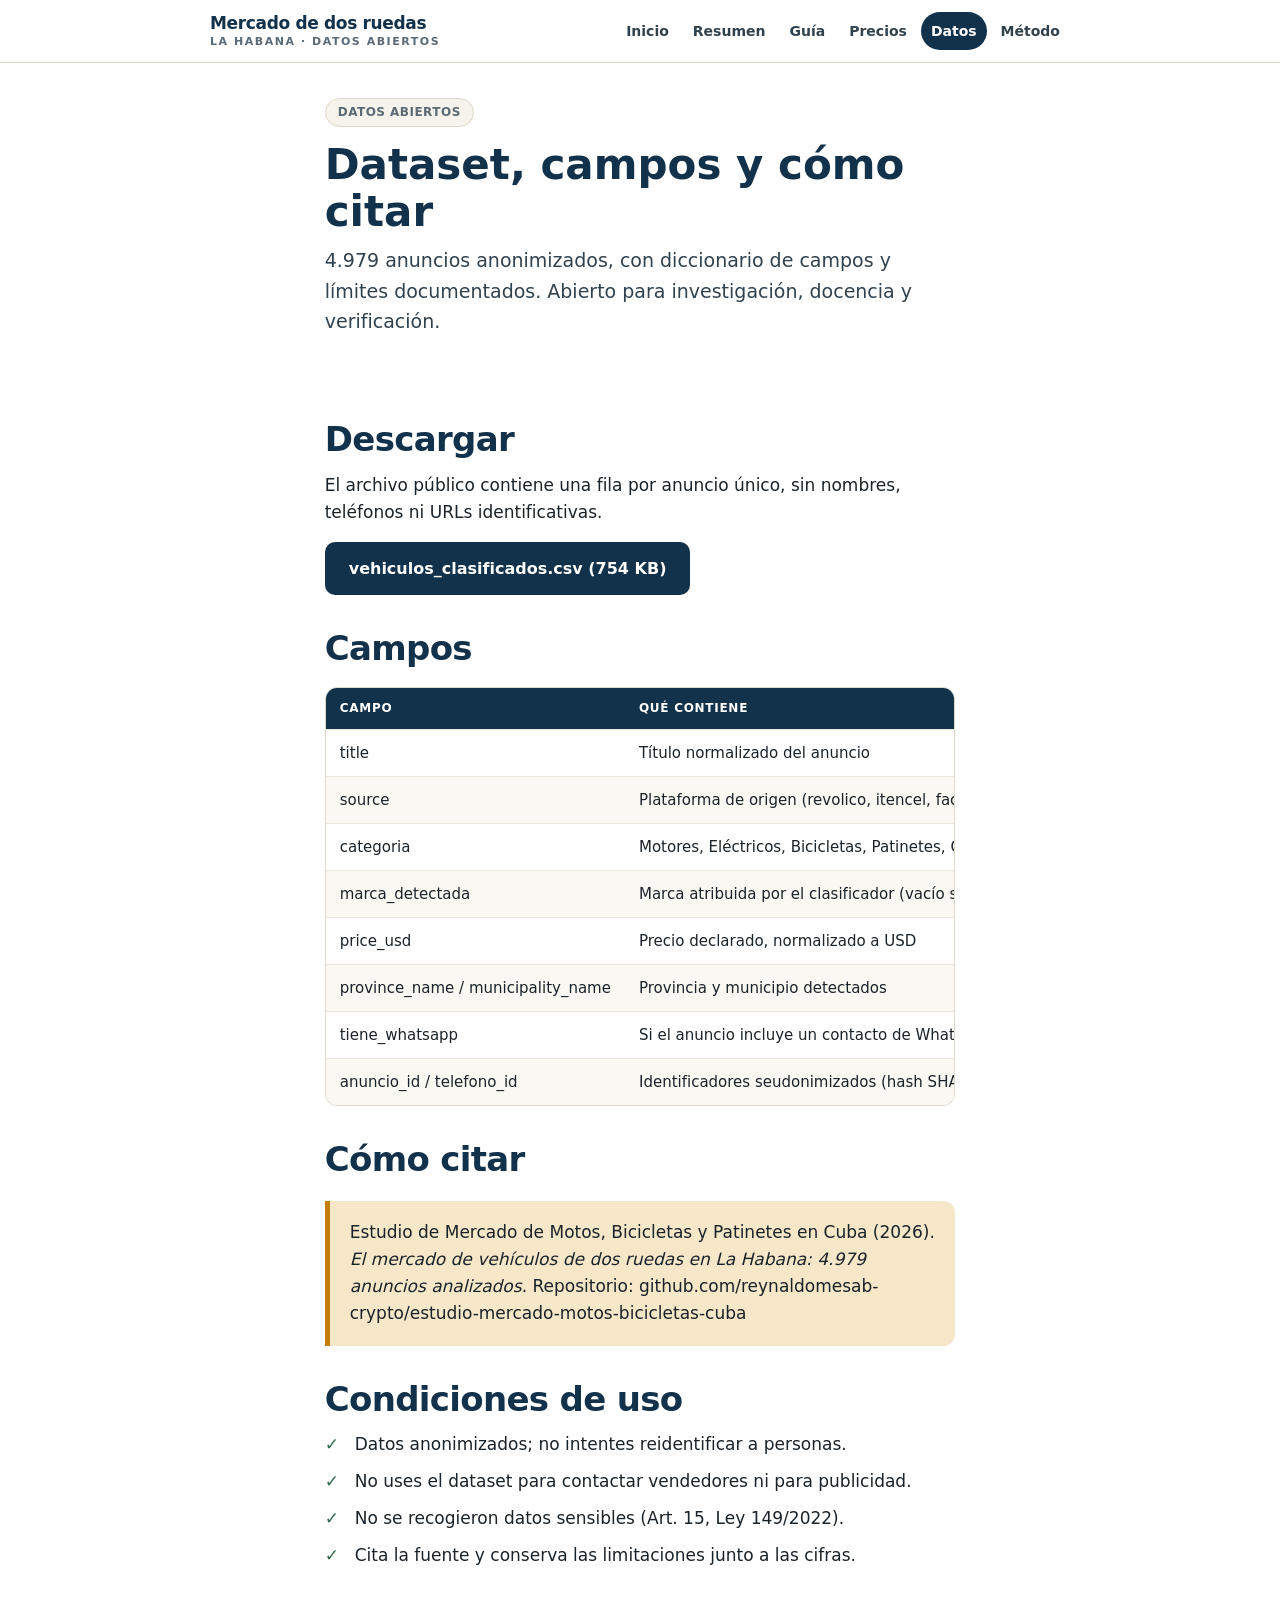
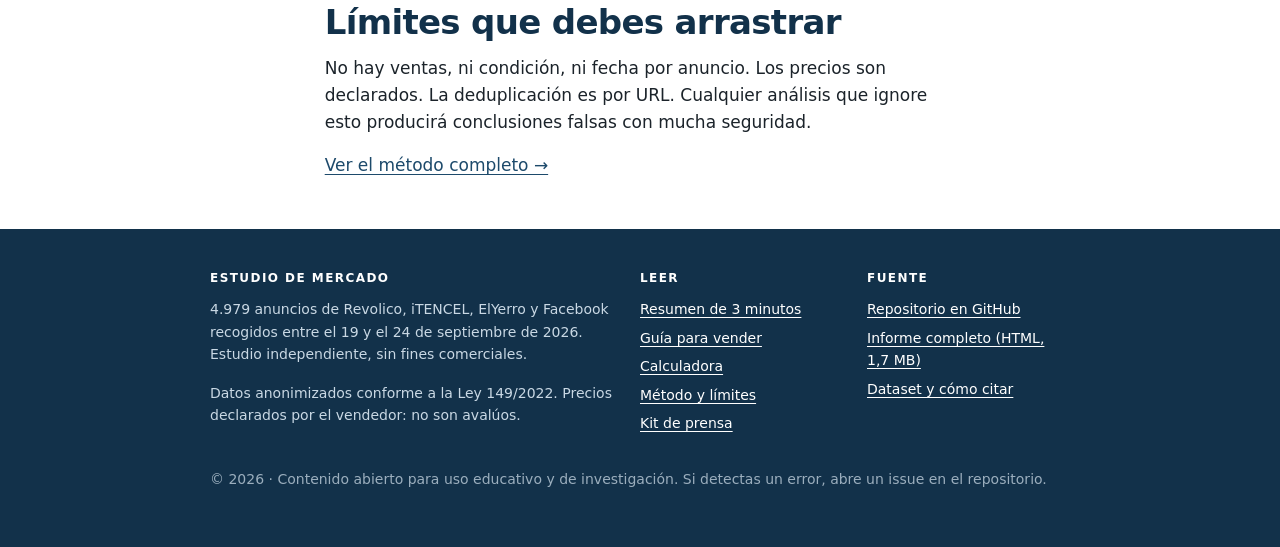
<file: docs/datos.html>
<!DOCTYPE html>
<html lang="es">
<head>
<meta charset="utf-8">
<meta name="viewport" content="width=device-width, initial-scale=1">
<title>Dataset abierto · 4.979 anuncios anonimizados</title>
<meta name="description" content="Descarga el dataset anonimizado, revisa los campos, las condiciones de uso y cómo citar el estudio.">
<link rel="canonical" href="https://reynaldomesab-crypto.github.io/estudio-mercado-motos-bicicletas-cuba/datos.html">
<meta property="og:type" content="website">
<meta property="og:title" content="Dataset abierto · 4.979 anuncios anonimizados">
<meta property="og:description" content="Descarga el dataset anonimizado, revisa los campos, las condiciones de uso y cómo citar el estudio.">
<meta property="og:url" content="https://reynaldomesab-crypto.github.io/estudio-mercado-motos-bicicletas-cuba/datos.html">
<meta property="og:image" content="https://reynaldomesab-crypto.github.io/estudio-mercado-motos-bicicletas-cuba/og.png">
<meta property="og:locale" content="es_CU">
<meta name="twitter:card" content="summary_large_image">
<meta name="theme-color" content="#12314a">
<link rel="stylesheet" href="assets/style.css">
<link rel="icon" href="data:image/svg+xml,%3Csvg xmlns='http://www.w3.org/2000/svg' viewBox='0 0 100 100'%3E%3Crect width='100' height='100' rx='18' fill='%2312314a'/%3E%3Ctext x='50' y='68' font-size='54' font-family='sans-serif' font-weight='bold' fill='%23f2b544' text-anchor='middle'%3E2R%3C/text%3E%3C/svg%3E">

</head>
<body>
<a class="skip" href="#main">Ir al contenido</a>
<header class="site">
  <div class="wrap nav">
    <a class="brand" href="index.html">Mercado de dos ruedas<small>La Habana · datos abiertos</small></a>
    <nav aria-label="Principal"><ul><li><a class="lnk" href="index.html">Inicio</a></li><li><a class="lnk" href="resumen.html">Resumen</a></li><li><a class="lnk" href="guia.html">Guía</a></li><li><a class="lnk" href="precios.html">Precios</a></li><li><a class="lnk" href="datos.html" aria-current="page">Datos</a></li><li><a class="lnk" href="metodo.html">Método</a></li></ul></nav>
  </div>
</header>
<main id="main">

<section class="tight">
  <div class="wrap narrow">
    <span class="pill">Datos abiertos</span>
    <h1 style="font-size:clamp(28px,4.6vw,42px);line-height:1.12;color:var(--ink);margin:14px 0 10px">Dataset, campos y cómo citar</h1>
    <p class="lead" style="font-size:19px;color:#31424f">4.979 anuncios anonimizados, con diccionario de campos y límites documentados. Abierto para investigación, docencia y verificación.</p>
  </div>
</section>

<section class="tight">
  <div class="wrap narrow">
    <h2>Descargar</h2>
    <p>El archivo público contiene una fila por anuncio único, sin nombres, teléfonos ni URLs identificativas.</p>
    <p><a class="btn btn-dark" href="https://raw.githubusercontent.com/reynaldomesab-crypto/estudio-mercado-motos-bicicletas-cuba/main/data/publico/vehiculos_clasificados.csv" rel="noopener" download>vehiculos_clasificados.csv (754 KB)</a></p>

    <h2 style="margin-top:34px">Campos</h2>
    <div class="tablewrap"><table>
      <thead><tr><th>Campo</th><th>Qué contiene</th></tr></thead>
      <tbody>
        <tr><td>title</td><td>Título normalizado del anuncio</td></tr>
        <tr><td>source</td><td>Plataforma de origen (revolico, itencel, facebook, elyerro)</td></tr>
        <tr><td>categoria</td><td>Motores, Eléctricos, Bicicletas, Patinetes, Otros, Partes</td></tr>
        <tr><td>marca_detectada</td><td>Marca atribuida por el clasificador (vacío si no hay señal)</td></tr>
        <tr><td>price_usd</td><td>Precio declarado, normalizado a USD</td></tr>
        <tr><td>province_name / municipality_name</td><td>Provincia y municipio detectados</td></tr>
        <tr><td>tiene_whatsapp</td><td>Si el anuncio incluye un contacto de WhatsApp</td></tr>
        <tr><td>anuncio_id / telefono_id</td><td>Identificadores seudonimizados (hash SHA-256)</td></tr>
      </tbody>
    </table></div>

    <h2 style="margin-top:34px">Cómo citar</h2>
    <div class="callout"><p>Estudio de Mercado de Motos, Bicicletas y Patinetes en Cuba (2026). <em>El mercado de vehículos de dos ruedas en La Habana: 4.979 anuncios analizados</em>. Repositorio: github.com/reynaldomesab-crypto/estudio-mercado-motos-bicicletas-cuba</p></div>

    <h2 style="margin-top:34px">Condiciones de uso</h2>
    <ul class="checklist">
      <li>Datos anonimizados; no intentes reidentificar a personas.</li>
      <li>No uses el dataset para contactar vendedores ni para publicidad.</li>
      <li>No se recogieron datos sensibles (Art. 15, Ley 149/2022).</li>
      <li>Cita la fuente y conserva las limitaciones junto a las cifras.</li>
    </ul>

    <h2 style="margin-top:34px">Límites que debes arrastrar</h2>
    <p>No hay ventas, ni condición, ni fecha por anuncio. Los precios son declarados. La deduplicación es por URL. Cualquier análisis que ignore esto producirá conclusiones falsas con mucha seguridad.</p>
    <p><a href="metodo.html">Ver el método completo →</a></p>
  </div>
</section>

</main>
<footer class="site">
  <div class="wrap">
    <div class="cols">
      <div>
        <h4>Estudio de mercado</h4>
        <p>4.979 anuncios de Revolico, iTENCEL, ElYerro y Facebook recogidos entre el 19 y el 24 de septiembre de 2026. Estudio independiente, sin fines comerciales.</p>
        <p class="small">Datos anonimizados conforme a la Ley 149/2022. Precios declarados por el vendedor: no son avalúos.</p>
      </div>
      <div>
        <h4>Leer</h4>
        <ul>
          <li><a href="resumen.html">Resumen de 3 minutos</a></li>
          <li><a href="guia.html">Guía para vender</a></li>
          <li><a href="precios.html">Calculadora</a></li>
          <li><a href="metodo.html">Método y límites</a></li>
          <li><a href="prensa.html">Kit de prensa</a></li>
        </ul>
      </div>
      <div>
        <h4>Fuente</h4>
        <ul>
          <li><a href="https://github.com/reynaldomesab-crypto/estudio-mercado-motos-bicicletas-cuba" rel="noopener">Repositorio en GitHub</a></li>
          <li><a href="https://raw.githubusercontent.com/reynaldomesab-crypto/estudio-mercado-motos-bicicletas-cuba/main/analysis/INFORME_FINAL.html" rel="noopener" download>Informe completo (HTML, 1,7 MB)</a></li>
          <li><a href="datos.html">Dataset y cómo citar</a></li>
        </ul>
      </div>
    </div>
    <p class="small" style="margin-top:26px;opacity:.75">© 2026 · Contenido abierto para uso educativo y de investigación. Si detectas un error, abre un issue en el repositorio.</p>
  </div>
</footer>
<script src="assets/config.js"></script>
<script src="assets/analytics.js" defer></script>
<script src="assets/data.js" defer></script>
<script src="assets/app.js" defer></script>
</body>
</html>
</file>
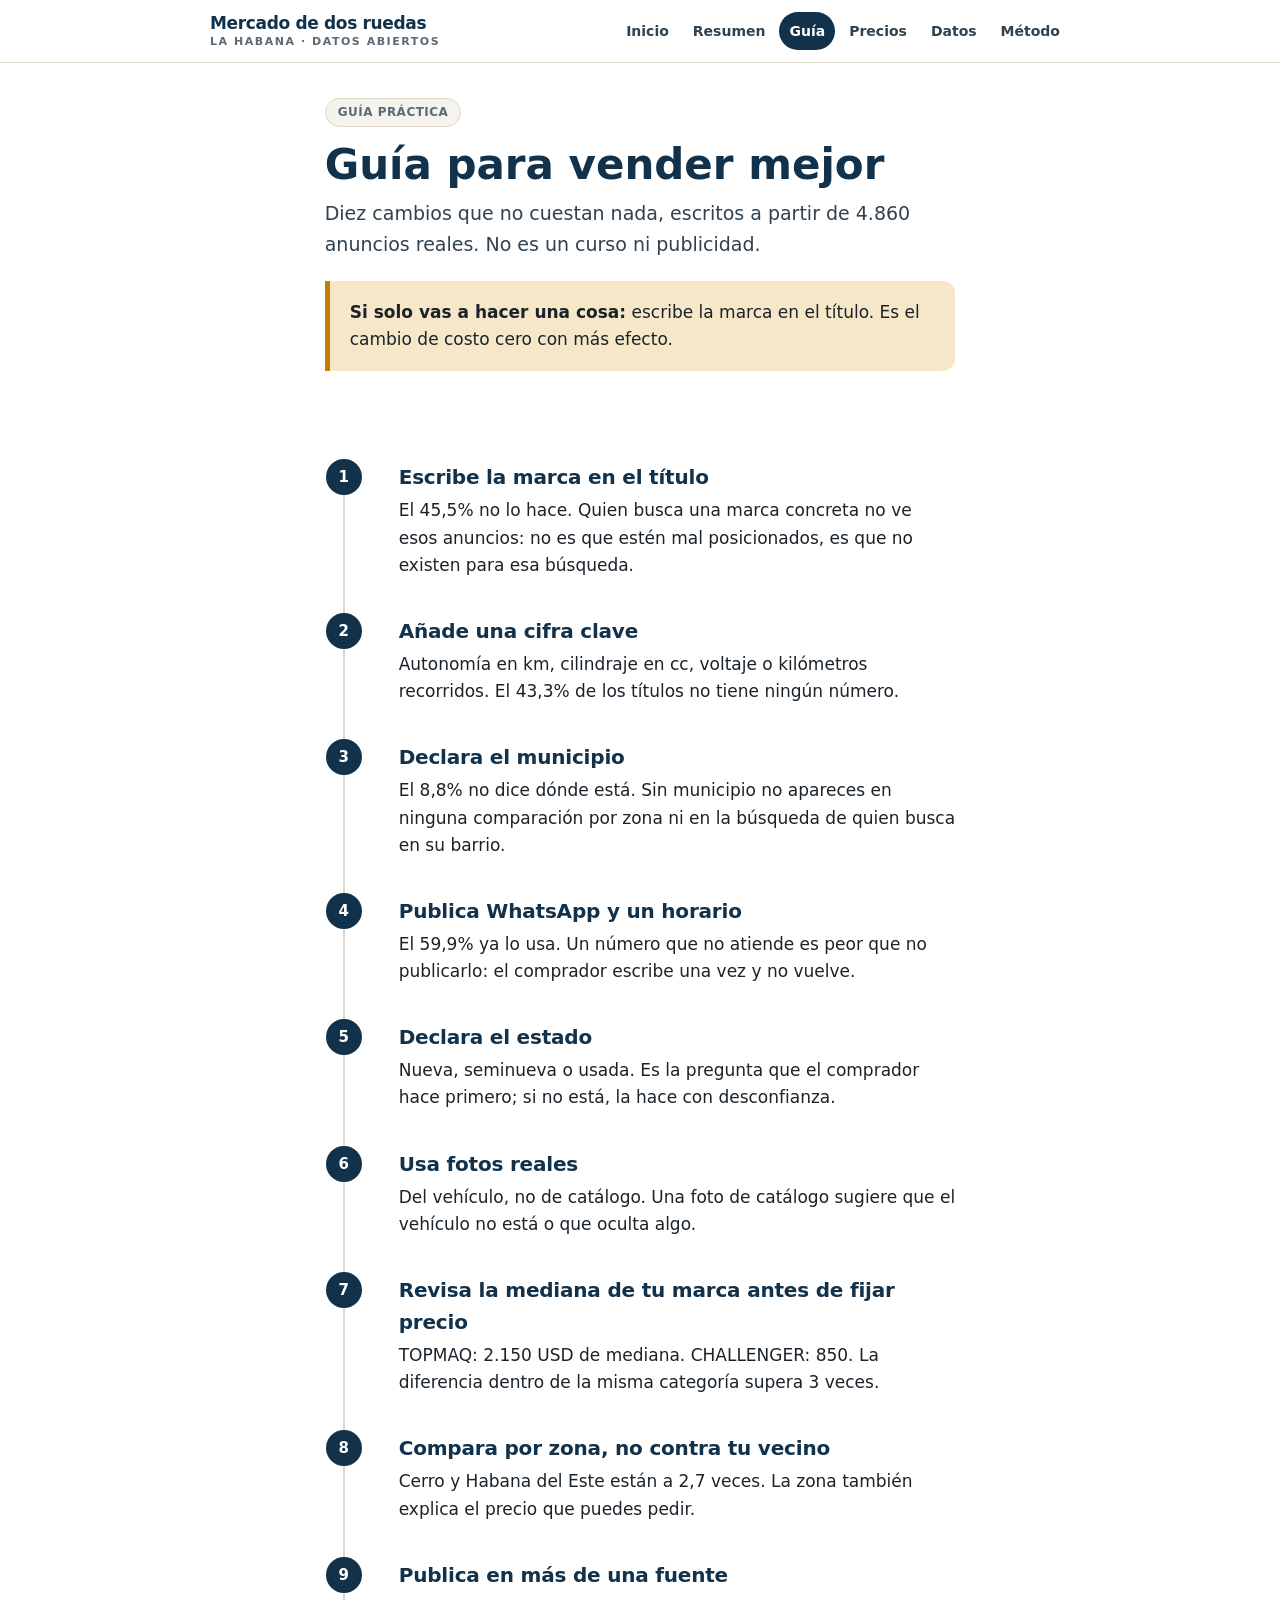
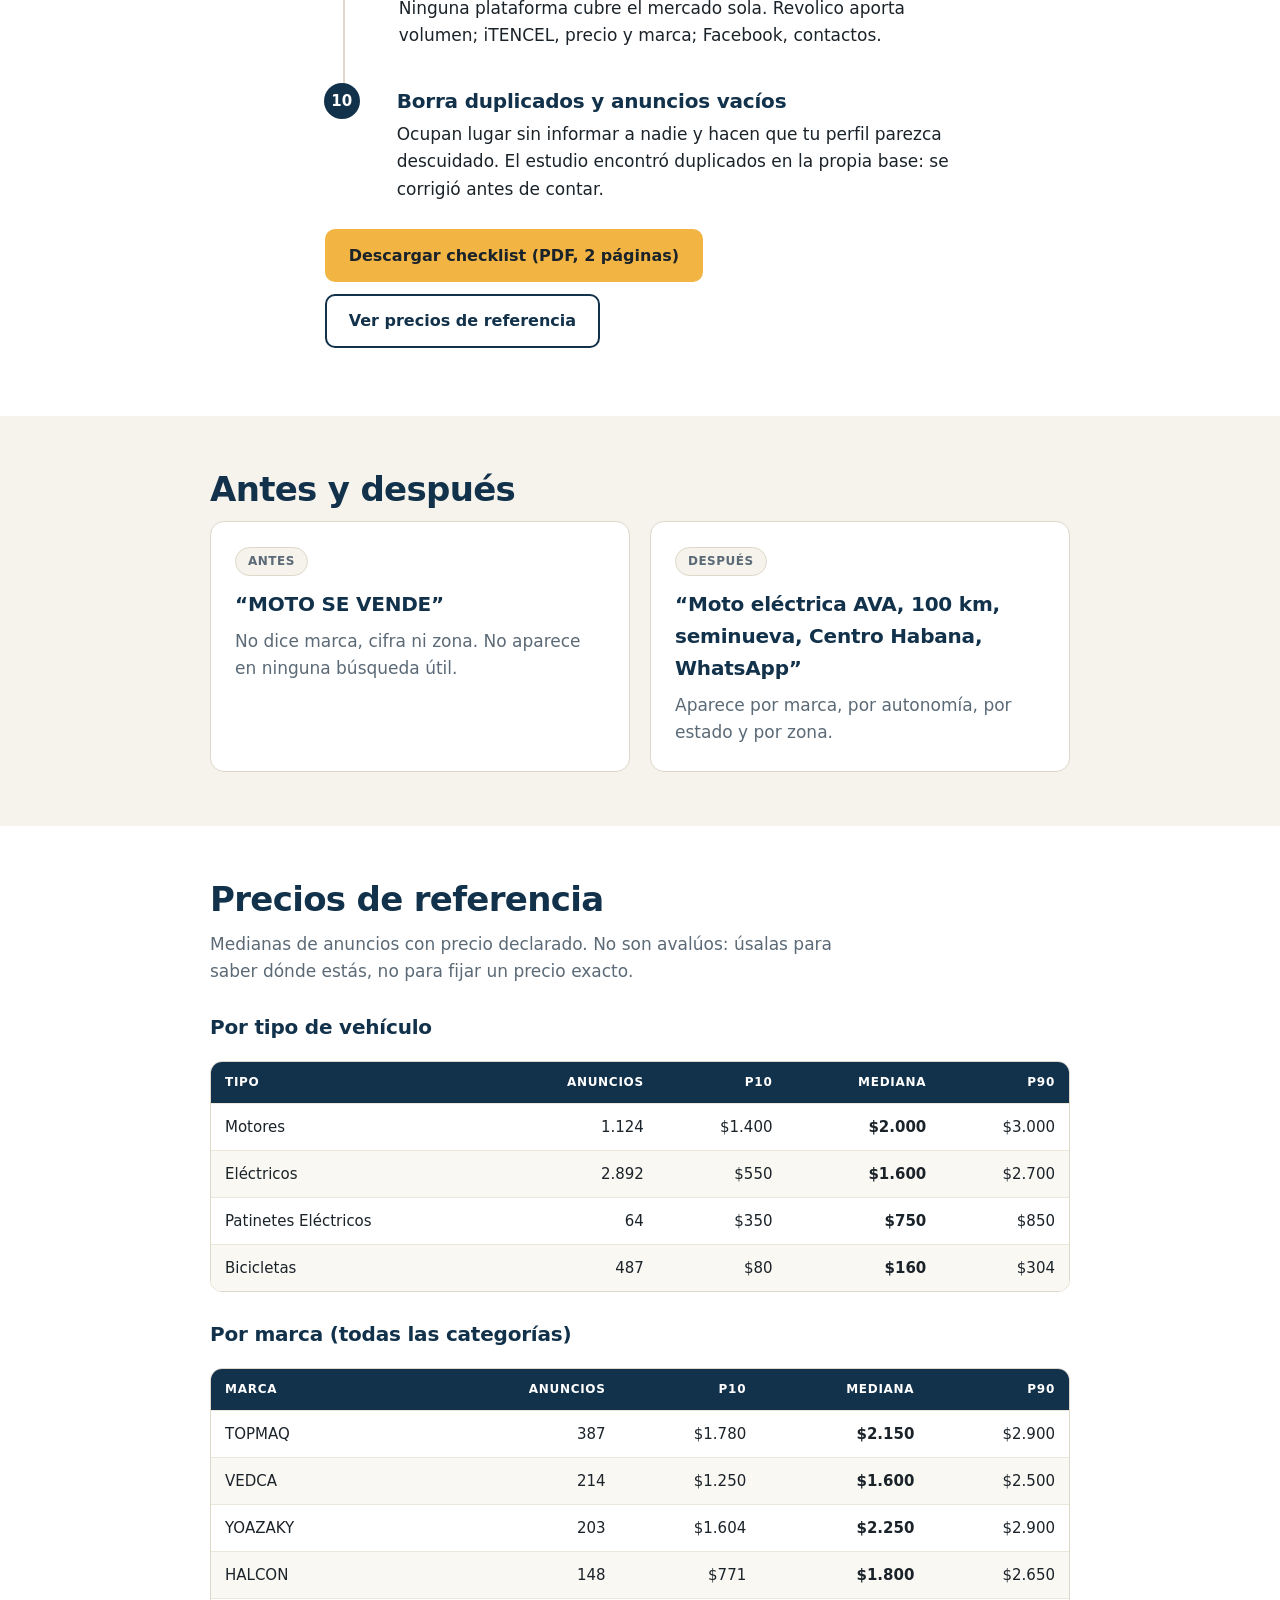
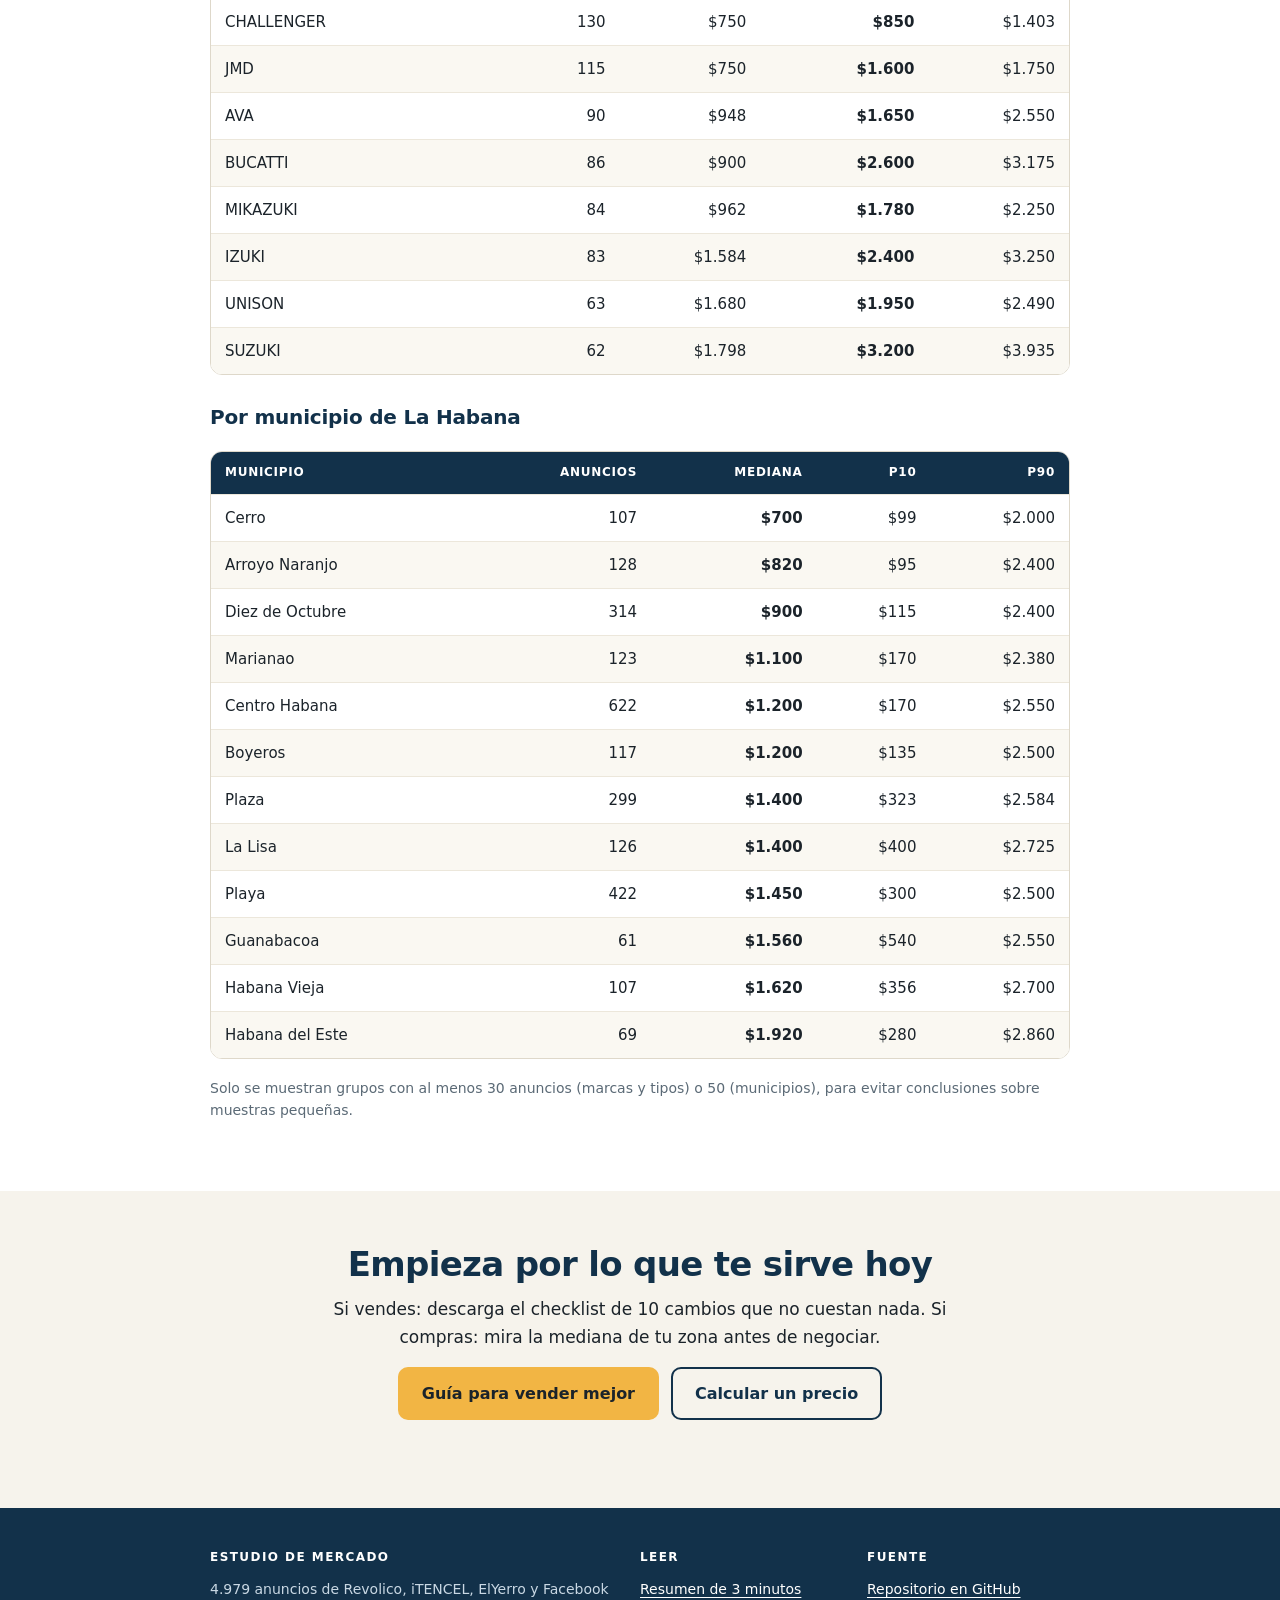
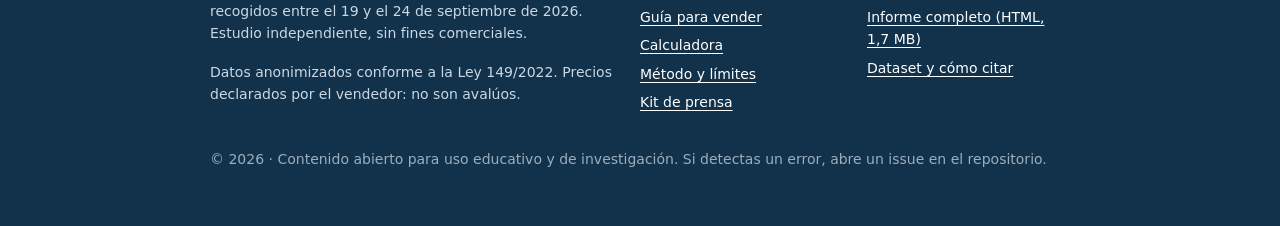
<file: docs/guia.html>
<!DOCTYPE html>
<html lang="es">
<head>
<meta charset="utf-8">
<meta name="viewport" content="width=device-width, initial-scale=1">
<title>Guía para vender mejor · 10 cambios que no cuestan nada</title>
<meta name="description" content="Guía práctica basada en 4.860 anuncios: marca, cifra clave, municipio, WhatsApp y precios de referencia por marca y zona.">
<link rel="canonical" href="https://reynaldomesab-crypto.github.io/estudio-mercado-motos-bicicletas-cuba/guia.html">
<meta property="og:type" content="website">
<meta property="og:title" content="Guía para vender mejor · 10 cambios que no cuestan nada">
<meta property="og:description" content="Guía práctica basada en 4.860 anuncios: marca, cifra clave, municipio, WhatsApp y precios de referencia por marca y zona.">
<meta property="og:url" content="https://reynaldomesab-crypto.github.io/estudio-mercado-motos-bicicletas-cuba/guia.html">
<meta property="og:image" content="https://reynaldomesab-crypto.github.io/estudio-mercado-motos-bicicletas-cuba/og.png">
<meta property="og:locale" content="es_CU">
<meta name="twitter:card" content="summary_large_image">
<meta name="theme-color" content="#12314a">
<link rel="stylesheet" href="assets/style.css">
<link rel="icon" href="data:image/svg+xml,%3Csvg xmlns='http://www.w3.org/2000/svg' viewBox='0 0 100 100'%3E%3Crect width='100' height='100' rx='18' fill='%2312314a'/%3E%3Ctext x='50' y='68' font-size='54' font-family='sans-serif' font-weight='bold' fill='%23f2b544' text-anchor='middle'%3E2R%3C/text%3E%3C/svg%3E">

</head>
<body>
<a class="skip" href="#main">Ir al contenido</a>
<header class="site">
  <div class="wrap nav">
    <a class="brand" href="index.html">Mercado de dos ruedas<small>La Habana · datos abiertos</small></a>
    <nav aria-label="Principal"><ul><li><a class="lnk" href="index.html">Inicio</a></li><li><a class="lnk" href="resumen.html">Resumen</a></li><li><a class="lnk" href="guia.html" aria-current="page">Guía</a></li><li><a class="lnk" href="precios.html">Precios</a></li><li><a class="lnk" href="datos.html">Datos</a></li><li><a class="lnk" href="metodo.html">Método</a></li></ul></nav>
  </div>
</header>
<main id="main">

<section class="tight">
  <div class="wrap narrow">
    <span class="pill">Guía práctica</span>
    <h1 style="font-size:clamp(28px,4.6vw,42px);line-height:1.12;color:var(--ink);margin:14px 0 10px">Guía para vender mejor</h1>
    <p class="lead" style="font-size:19px;color:#31424f">Diez cambios que no cuestan nada, escritos a partir de 4.860 anuncios reales. No es un curso ni publicidad.</p>
    <div class="callout"><p><strong>Si solo vas a hacer una cosa:</strong> escribe la marca en el título. Es el cambio de costo cero con más efecto.</p></div>
  </div>
</section>

<section class="tight">
  <div class="wrap narrow">
    <ol class="steps">
      <li><h3>Escribe la marca en el título</h3><p>El 45,5% no lo hace. Quien busca una marca concreta no ve esos anuncios: no es que estén mal posicionados, es que no existen para esa búsqueda.</p></li>
      <li><h3>Añade una cifra clave</h3><p>Autonomía en km, cilindraje en cc, voltaje o kilómetros recorridos. El 43,3% de los títulos no tiene ningún número.</p></li>
      <li><h3>Declara el municipio</h3><p>El 8,8% no dice dónde está. Sin municipio no apareces en ninguna comparación por zona ni en la búsqueda de quien busca en su barrio.</p></li>
      <li><h3>Publica WhatsApp y un horario</h3><p>El 59,9% ya lo usa. Un número que no atiende es peor que no publicarlo: el comprador escribe una vez y no vuelve.</p></li>
      <li><h3>Declara el estado</h3><p>Nueva, seminueva o usada. Es la pregunta que el comprador hace primero; si no está, la hace con desconfianza.</p></li>
      <li><h3>Usa fotos reales</h3><p>Del vehículo, no de catálogo. Una foto de catálogo sugiere que el vehículo no está o que oculta algo.</p></li>
      <li><h3>Revisa la mediana de tu marca antes de fijar precio</h3><p>TOPMAQ: 2.150 USD de mediana. CHALLENGER: 850. La diferencia dentro de la misma categoría supera 3 veces.</p></li>
      <li><h3>Compara por zona, no contra tu vecino</h3><p>Cerro y Habana del Este están a 2,7 veces. La zona también explica el precio que puedes pedir.</p></li>
      <li><h3>Publica en más de una fuente</h3><p>Ninguna plataforma cubre el mercado sola. Revolico aporta volumen; iTENCEL, precio y marca; Facebook, contactos.</p></li>
      <li><h3>Borra duplicados y anuncios vacíos</h3><p>Ocupan lugar sin informar a nadie y hacen que tu perfil parezca descuidado. El estudio encontró duplicados en la propia base: se corrigió antes de contar.</p></li>
    </ol>
    <div class="cta-row" style="margin-top:26px">
      <a class="btn btn-primary" href="assets/checklist.pdf" download>Descargar checklist (PDF, 2 páginas)</a>
      <a class="btn btn-line" href="precios.html">Ver precios de referencia</a>
    </div>
  </div>
</section>

<section class="soft">
  <div class="wrap">
    <h2>Antes y después</h2>
    <div class="grid-2">
      <div class="card"><span class="pill">Antes</span><h3 style="margin-top:12px">“MOTO SE VENDE”</h3><p class="muted">No dice marca, cifra ni zona. No aparece en ninguna búsqueda útil.</p></div>
      <div class="card"><span class="pill">Después</span><h3 style="margin-top:12px">“Moto eléctrica AVA, 100 km, seminueva, Centro Habana, WhatsApp”</h3><p class="muted">Aparece por marca, por autonomía, por estado y por zona.</p></div>
    </div>
  </div>
</section>

<section>
  <div class="wrap">
    <h2>Precios de referencia</h2>
    <p class="narrow muted">Medianas de anuncios con precio declarado. No son avalúos: úsalas para saber dónde estás, no para fijar un precio exacto.</p>
    <h3 style="margin-top:26px">Por tipo de vehículo</h3>
    <div class="tablewrap"><table><thead><tr><th>Tipo</th><th class="num-col">Anuncios</th><th class="num-col">p10</th><th class="num-col">Mediana</th><th class="num-col">p90</th></tr></thead><tbody><tr><td>Motores</td><td class="num-col">1.124</td><td class="num-col">$1.400</td><td class="num-col"><strong>$2.000</strong></td><td class="num-col">$3.000</td></tr><tr><td>Eléctricos</td><td class="num-col">2.892</td><td class="num-col">$550</td><td class="num-col"><strong>$1.600</strong></td><td class="num-col">$2.700</td></tr><tr><td>Patinetes Eléctricos</td><td class="num-col">64</td><td class="num-col">$350</td><td class="num-col"><strong>$750</strong></td><td class="num-col">$850</td></tr><tr><td>Bicicletas</td><td class="num-col">487</td><td class="num-col">$80</td><td class="num-col"><strong>$160</strong></td><td class="num-col">$304</td></tr></tbody></table></div>
    <h3 style="margin-top:26px">Por marca (todas las categorías)</h3>
    <div class="tablewrap"><table><thead><tr><th>Marca</th><th class="num-col">Anuncios</th><th class="num-col">p10</th><th class="num-col">Mediana</th><th class="num-col">p90</th></tr></thead><tbody><tr><td>TOPMAQ</td><td class="num-col">387</td><td class="num-col">$1.780</td><td class="num-col"><strong>$2.150</strong></td><td class="num-col">$2.900</td></tr><tr><td>VEDCA</td><td class="num-col">214</td><td class="num-col">$1.250</td><td class="num-col"><strong>$1.600</strong></td><td class="num-col">$2.500</td></tr><tr><td>YOAZAKY</td><td class="num-col">203</td><td class="num-col">$1.604</td><td class="num-col"><strong>$2.250</strong></td><td class="num-col">$2.900</td></tr><tr><td>HALCON</td><td class="num-col">148</td><td class="num-col">$771</td><td class="num-col"><strong>$1.800</strong></td><td class="num-col">$2.650</td></tr><tr><td>CHALLENGER</td><td class="num-col">130</td><td class="num-col">$750</td><td class="num-col"><strong>$850</strong></td><td class="num-col">$1.403</td></tr><tr><td>JMD</td><td class="num-col">115</td><td class="num-col">$750</td><td class="num-col"><strong>$1.600</strong></td><td class="num-col">$1.750</td></tr><tr><td>AVA</td><td class="num-col">90</td><td class="num-col">$948</td><td class="num-col"><strong>$1.650</strong></td><td class="num-col">$2.550</td></tr><tr><td>BUCATTI</td><td class="num-col">86</td><td class="num-col">$900</td><td class="num-col"><strong>$2.600</strong></td><td class="num-col">$3.175</td></tr><tr><td>MIKAZUKI</td><td class="num-col">84</td><td class="num-col">$962</td><td class="num-col"><strong>$1.780</strong></td><td class="num-col">$2.250</td></tr><tr><td>IZUKI</td><td class="num-col">83</td><td class="num-col">$1.584</td><td class="num-col"><strong>$2.400</strong></td><td class="num-col">$3.250</td></tr><tr><td>UNISON</td><td class="num-col">63</td><td class="num-col">$1.680</td><td class="num-col"><strong>$1.950</strong></td><td class="num-col">$2.490</td></tr><tr><td>SUZUKI</td><td class="num-col">62</td><td class="num-col">$1.798</td><td class="num-col"><strong>$3.200</strong></td><td class="num-col">$3.935</td></tr></tbody></table></div>
    <h3 style="margin-top:26px">Por municipio de La Habana</h3>
    <div class="tablewrap"><table><thead><tr><th>Municipio</th><th class="num-col">Anuncios</th><th class="num-col">Mediana</th><th class="num-col">p10</th><th class="num-col">p90</th></tr></thead><tbody><tr><td>Cerro</td><td class="num-col">107</td><td class="num-col"><strong>$700</strong></td><td class="num-col">$99</td><td class="num-col">$2.000</td></tr><tr><td>Arroyo Naranjo</td><td class="num-col">128</td><td class="num-col"><strong>$820</strong></td><td class="num-col">$95</td><td class="num-col">$2.400</td></tr><tr><td>Diez de Octubre</td><td class="num-col">314</td><td class="num-col"><strong>$900</strong></td><td class="num-col">$115</td><td class="num-col">$2.400</td></tr><tr><td>Marianao</td><td class="num-col">123</td><td class="num-col"><strong>$1.100</strong></td><td class="num-col">$170</td><td class="num-col">$2.380</td></tr><tr><td>Centro Habana</td><td class="num-col">622</td><td class="num-col"><strong>$1.200</strong></td><td class="num-col">$170</td><td class="num-col">$2.550</td></tr><tr><td>Boyeros</td><td class="num-col">117</td><td class="num-col"><strong>$1.200</strong></td><td class="num-col">$135</td><td class="num-col">$2.500</td></tr><tr><td>Plaza</td><td class="num-col">299</td><td class="num-col"><strong>$1.400</strong></td><td class="num-col">$323</td><td class="num-col">$2.584</td></tr><tr><td>La Lisa</td><td class="num-col">126</td><td class="num-col"><strong>$1.400</strong></td><td class="num-col">$400</td><td class="num-col">$2.725</td></tr><tr><td>Playa</td><td class="num-col">422</td><td class="num-col"><strong>$1.450</strong></td><td class="num-col">$300</td><td class="num-col">$2.500</td></tr><tr><td>Guanabacoa</td><td class="num-col">61</td><td class="num-col"><strong>$1.560</strong></td><td class="num-col">$540</td><td class="num-col">$2.550</td></tr><tr><td>Habana Vieja</td><td class="num-col">107</td><td class="num-col"><strong>$1.620</strong></td><td class="num-col">$356</td><td class="num-col">$2.700</td></tr><tr><td>Habana del Este</td><td class="num-col">69</td><td class="num-col"><strong>$1.920</strong></td><td class="num-col">$280</td><td class="num-col">$2.860</td></tr></tbody></table></div>
    <p class="small muted" style="margin-top:16px">Solo se muestran grupos con al menos 30 anuncios (marcas y tipos) o 50 (municipios), para evitar conclusiones sobre muestras pequeñas.</p>
  </div>
</section>
<section class="soft"><div class="wrap narrow center">
  <h2>Empieza por lo que te sirve hoy</h2>
  <p>Si vendes: descarga el checklist de 10 cambios que no cuestan nada. Si compras: mira la mediana de tu zona antes de negociar.</p>
  <div class="cta-row" style="justify-content:center">
    <a class="btn btn-primary" href="guia.html">Guía para vender mejor</a>
    <a class="btn btn-line" href="precios.html">Calcular un precio</a>
  </div>
</div></section>

</main>
<footer class="site">
  <div class="wrap">
    <div class="cols">
      <div>
        <h4>Estudio de mercado</h4>
        <p>4.979 anuncios de Revolico, iTENCEL, ElYerro y Facebook recogidos entre el 19 y el 24 de septiembre de 2026. Estudio independiente, sin fines comerciales.</p>
        <p class="small">Datos anonimizados conforme a la Ley 149/2022. Precios declarados por el vendedor: no son avalúos.</p>
      </div>
      <div>
        <h4>Leer</h4>
        <ul>
          <li><a href="resumen.html">Resumen de 3 minutos</a></li>
          <li><a href="guia.html">Guía para vender</a></li>
          <li><a href="precios.html">Calculadora</a></li>
          <li><a href="metodo.html">Método y límites</a></li>
          <li><a href="prensa.html">Kit de prensa</a></li>
        </ul>
      </div>
      <div>
        <h4>Fuente</h4>
        <ul>
          <li><a href="https://github.com/reynaldomesab-crypto/estudio-mercado-motos-bicicletas-cuba" rel="noopener">Repositorio en GitHub</a></li>
          <li><a href="https://raw.githubusercontent.com/reynaldomesab-crypto/estudio-mercado-motos-bicicletas-cuba/main/analysis/INFORME_FINAL.html" rel="noopener" download>Informe completo (HTML, 1,7 MB)</a></li>
          <li><a href="datos.html">Dataset y cómo citar</a></li>
        </ul>
      </div>
    </div>
    <p class="small" style="margin-top:26px;opacity:.75">© 2026 · Contenido abierto para uso educativo y de investigación. Si detectas un error, abre un issue en el repositorio.</p>
  </div>
</footer>
<script src="assets/config.js"></script>
<script src="assets/analytics.js" defer></script>
<script src="assets/data.js" defer></script>
<script src="assets/app.js" defer></script>
</body>
</html>
</file>
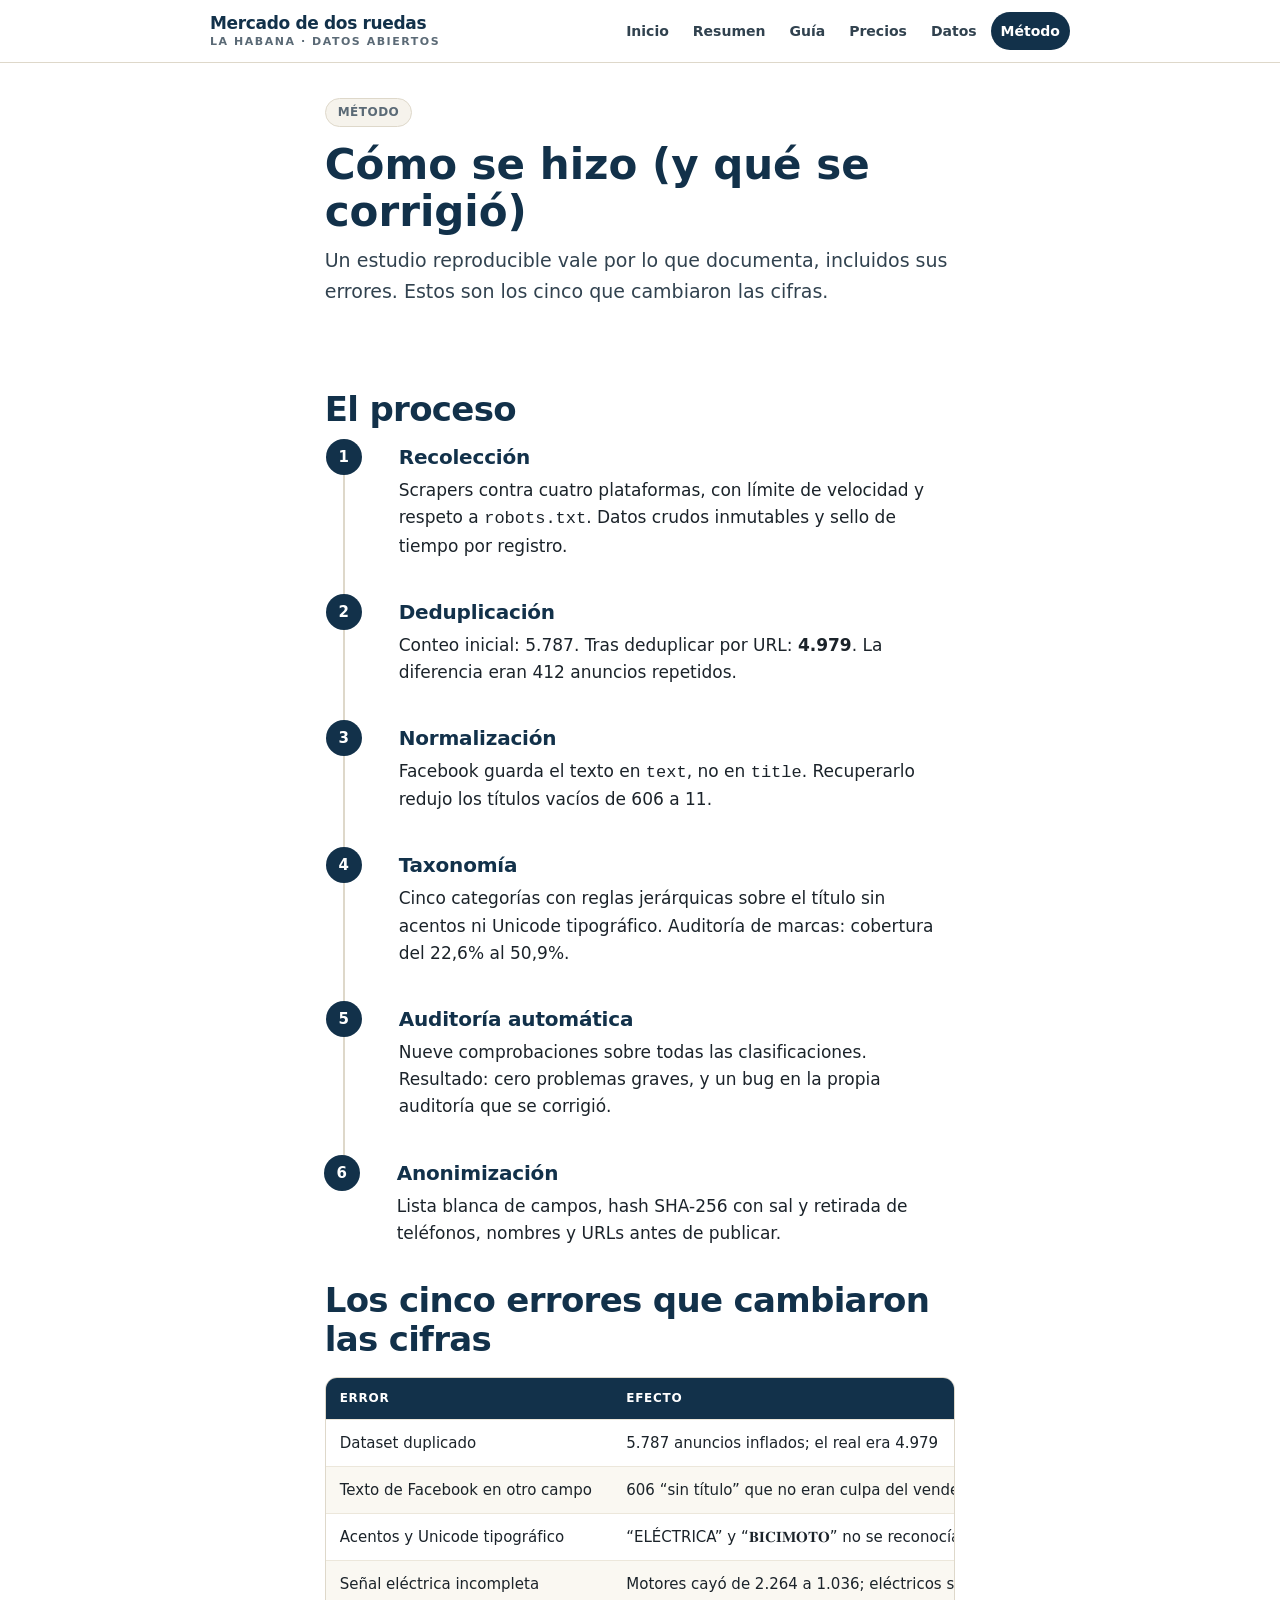
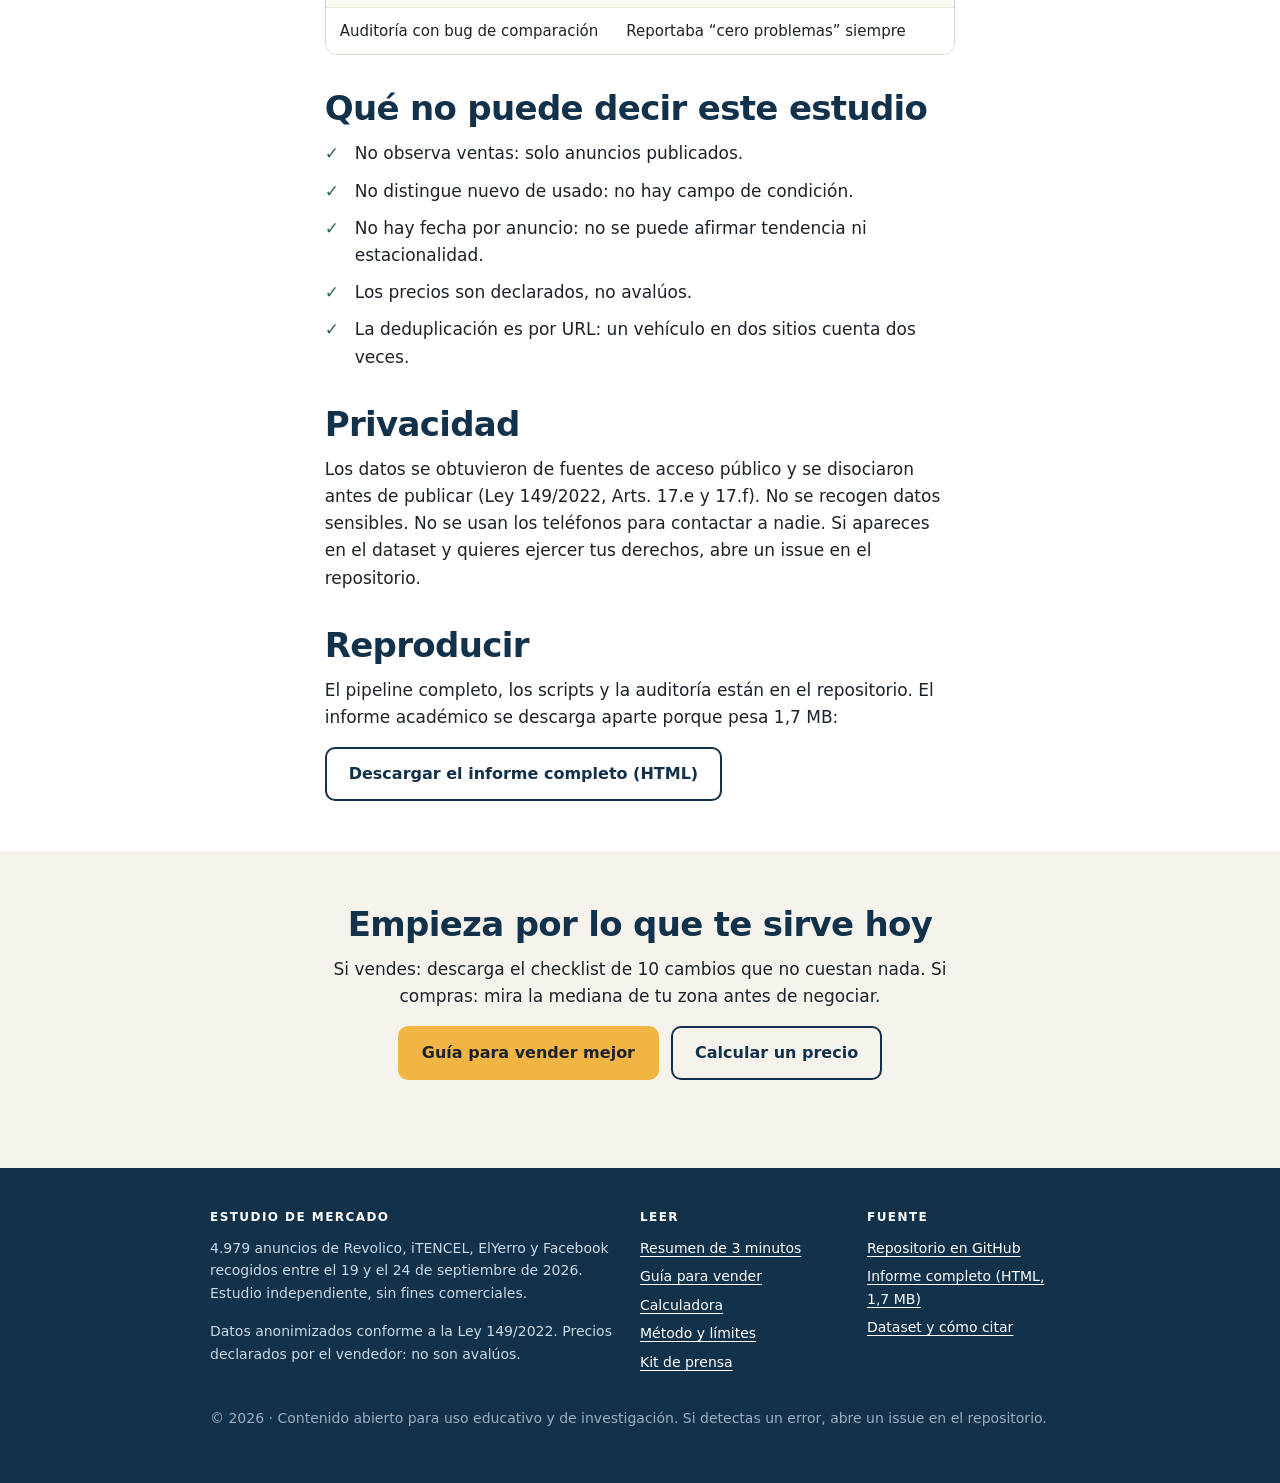
<file: docs/metodo.html>
<!DOCTYPE html>
<html lang="es">
<head>
<meta charset="utf-8">
<meta name="viewport" content="width=device-width, initial-scale=1">
<title>Método, errores corregidos y límites del estudio</title>
<meta name="description" content="Cómo se recogieron y auditaron 4.979 anuncios, qué errores se corrigieron y qué no puede afirmar el estudio.">
<link rel="canonical" href="https://reynaldomesab-crypto.github.io/estudio-mercado-motos-bicicletas-cuba/metodo.html">
<meta property="og:type" content="website">
<meta property="og:title" content="Método, errores corregidos y límites del estudio">
<meta property="og:description" content="Cómo se recogieron y auditaron 4.979 anuncios, qué errores se corrigieron y qué no puede afirmar el estudio.">
<meta property="og:url" content="https://reynaldomesab-crypto.github.io/estudio-mercado-motos-bicicletas-cuba/metodo.html">
<meta property="og:image" content="https://reynaldomesab-crypto.github.io/estudio-mercado-motos-bicicletas-cuba/og.png">
<meta property="og:locale" content="es_CU">
<meta name="twitter:card" content="summary_large_image">
<meta name="theme-color" content="#12314a">
<link rel="stylesheet" href="assets/style.css">
<link rel="icon" href="data:image/svg+xml,%3Csvg xmlns='http://www.w3.org/2000/svg' viewBox='0 0 100 100'%3E%3Crect width='100' height='100' rx='18' fill='%2312314a'/%3E%3Ctext x='50' y='68' font-size='54' font-family='sans-serif' font-weight='bold' fill='%23f2b544' text-anchor='middle'%3E2R%3C/text%3E%3C/svg%3E">

</head>
<body>
<a class="skip" href="#main">Ir al contenido</a>
<header class="site">
  <div class="wrap nav">
    <a class="brand" href="index.html">Mercado de dos ruedas<small>La Habana · datos abiertos</small></a>
    <nav aria-label="Principal"><ul><li><a class="lnk" href="index.html">Inicio</a></li><li><a class="lnk" href="resumen.html">Resumen</a></li><li><a class="lnk" href="guia.html">Guía</a></li><li><a class="lnk" href="precios.html">Precios</a></li><li><a class="lnk" href="datos.html">Datos</a></li><li><a class="lnk" href="metodo.html" aria-current="page">Método</a></li></ul></nav>
  </div>
</header>
<main id="main">

<section class="tight">
  <div class="wrap narrow">
    <span class="pill">Método</span>
    <h1 style="font-size:clamp(28px,4.6vw,42px);line-height:1.12;color:var(--ink);margin:14px 0 10px">Cómo se hizo (y qué se corrigió)</h1>
    <p class="lead" style="font-size:19px;color:#31424f">Un estudio reproducible vale por lo que documenta, incluidos sus errores. Estos son los cinco que cambiaron las cifras.</p>
  </div>
</section>

<section class="tight">
  <div class="wrap narrow">
    <h2>El proceso</h2>
    <ol class="steps">
      <li><h3>Recolección</h3><p>Scrapers contra cuatro plataformas, con límite de velocidad y respeto a <code>robots.txt</code>. Datos crudos inmutables y sello de tiempo por registro.</p></li>
      <li><h3>Deduplicación</h3><p>Conteo inicial: 5.787. Tras deduplicar por URL: <strong>4.979</strong>. La diferencia eran 412 anuncios repetidos.</p></li>
      <li><h3>Normalización</h3><p>Facebook guarda el texto en <code>text</code>, no en <code>title</code>. Recuperarlo redujo los títulos vacíos de 606 a 11.</p></li>
      <li><h3>Taxonomía</h3><p>Cinco categorías con reglas jerárquicas sobre el título sin acentos ni Unicode tipográfico. Auditoría de marcas: cobertura del 22,6% al 50,9%.</p></li>
      <li><h3>Auditoría automática</h3><p>Nueve comprobaciones sobre todas las clasificaciones. Resultado: cero problemas graves, y un bug en la propia auditoría que se corrigió.</p></li>
      <li><h3>Anonimización</h3><p>Lista blanca de campos, hash SHA-256 con sal y retirada de teléfonos, nombres y URLs antes de publicar.</p></li>
    </ol>

    <h2 style="margin-top:34px">Los cinco errores que cambiaron las cifras</h2>
    <div class="tablewrap"><table>
      <thead><tr><th>Error</th><th>Efecto</th></tr></thead>
      <tbody>
        <tr><td>Dataset duplicado</td><td>5.787 anuncios inflados; el real era 4.979</td></tr>
        <tr><td>Texto de Facebook en otro campo</td><td>606 “sin título” que no eran culpa del vendedor</td></tr>
        <tr><td>Acentos y Unicode tipográfico</td><td>“ELÉCTRICA” y “𝐁𝐈𝐂𝐈𝐌𝐎𝐓𝐎” no se reconocían</td></tr>
        <tr><td>Señal eléctrica incompleta</td><td>Motores cayó de 2.264 a 1.036; eléctricos subió a 3.006</td></tr>
        <tr><td>Auditoría con bug de comparación</td><td>Reportaba “cero problemas” siempre</td></tr>
      </tbody>
    </table></div>

    <h2 style="margin-top:34px">Qué no puede decir este estudio</h2>
    <ul class="checklist">
      <li>No observa ventas: solo anuncios publicados.</li>
      <li>No distingue nuevo de usado: no hay campo de condición.</li>
      <li>No hay fecha por anuncio: no se puede afirmar tendencia ni estacionalidad.</li>
      <li>Los precios son declarados, no avalúos.</li>
      <li>La deduplicación es por URL: un vehículo en dos sitios cuenta dos veces.</li>
    </ul>

    <h2 style="margin-top:34px">Privacidad</h2>
    <p>Los datos se obtuvieron de fuentes de acceso público y se disociaron antes de publicar (Ley 149/2022, Arts. 17.e y 17.f). No se recogen datos sensibles. No se usan los teléfonos para contactar a nadie. Si apareces en el dataset y quieres ejercer tus derechos, abre un issue en el repositorio.</p>

    <h2 style="margin-top:34px">Reproducir</h2>
    <p>El pipeline completo, los scripts y la auditoría están en el repositorio. El informe académico se descarga aparte porque pesa 1,7 MB:</p>
    <p><a class="btn btn-line" href="https://raw.githubusercontent.com/reynaldomesab-crypto/estudio-mercado-motos-bicicletas-cuba/main/analysis/INFORME_FINAL.html" rel="noopener" download>Descargar el informe completo (HTML)</a></p>
  </div>
</section>
<section class="soft"><div class="wrap narrow center">
  <h2>Empieza por lo que te sirve hoy</h2>
  <p>Si vendes: descarga el checklist de 10 cambios que no cuestan nada. Si compras: mira la mediana de tu zona antes de negociar.</p>
  <div class="cta-row" style="justify-content:center">
    <a class="btn btn-primary" href="guia.html">Guía para vender mejor</a>
    <a class="btn btn-line" href="precios.html">Calcular un precio</a>
  </div>
</div></section>

</main>
<footer class="site">
  <div class="wrap">
    <div class="cols">
      <div>
        <h4>Estudio de mercado</h4>
        <p>4.979 anuncios de Revolico, iTENCEL, ElYerro y Facebook recogidos entre el 19 y el 24 de septiembre de 2026. Estudio independiente, sin fines comerciales.</p>
        <p class="small">Datos anonimizados conforme a la Ley 149/2022. Precios declarados por el vendedor: no son avalúos.</p>
      </div>
      <div>
        <h4>Leer</h4>
        <ul>
          <li><a href="resumen.html">Resumen de 3 minutos</a></li>
          <li><a href="guia.html">Guía para vender</a></li>
          <li><a href="precios.html">Calculadora</a></li>
          <li><a href="metodo.html">Método y límites</a></li>
          <li><a href="prensa.html">Kit de prensa</a></li>
        </ul>
      </div>
      <div>
        <h4>Fuente</h4>
        <ul>
          <li><a href="https://github.com/reynaldomesab-crypto/estudio-mercado-motos-bicicletas-cuba" rel="noopener">Repositorio en GitHub</a></li>
          <li><a href="https://raw.githubusercontent.com/reynaldomesab-crypto/estudio-mercado-motos-bicicletas-cuba/main/analysis/INFORME_FINAL.html" rel="noopener" download>Informe completo (HTML, 1,7 MB)</a></li>
          <li><a href="datos.html">Dataset y cómo citar</a></li>
        </ul>
      </div>
    </div>
    <p class="small" style="margin-top:26px;opacity:.75">© 2026 · Contenido abierto para uso educativo y de investigación. Si detectas un error, abre un issue en el repositorio.</p>
  </div>
</footer>
<script src="assets/config.js"></script>
<script src="assets/analytics.js" defer></script>
<script src="assets/data.js" defer></script>
<script src="assets/app.js" defer></script>
</body>
</html>
</file>
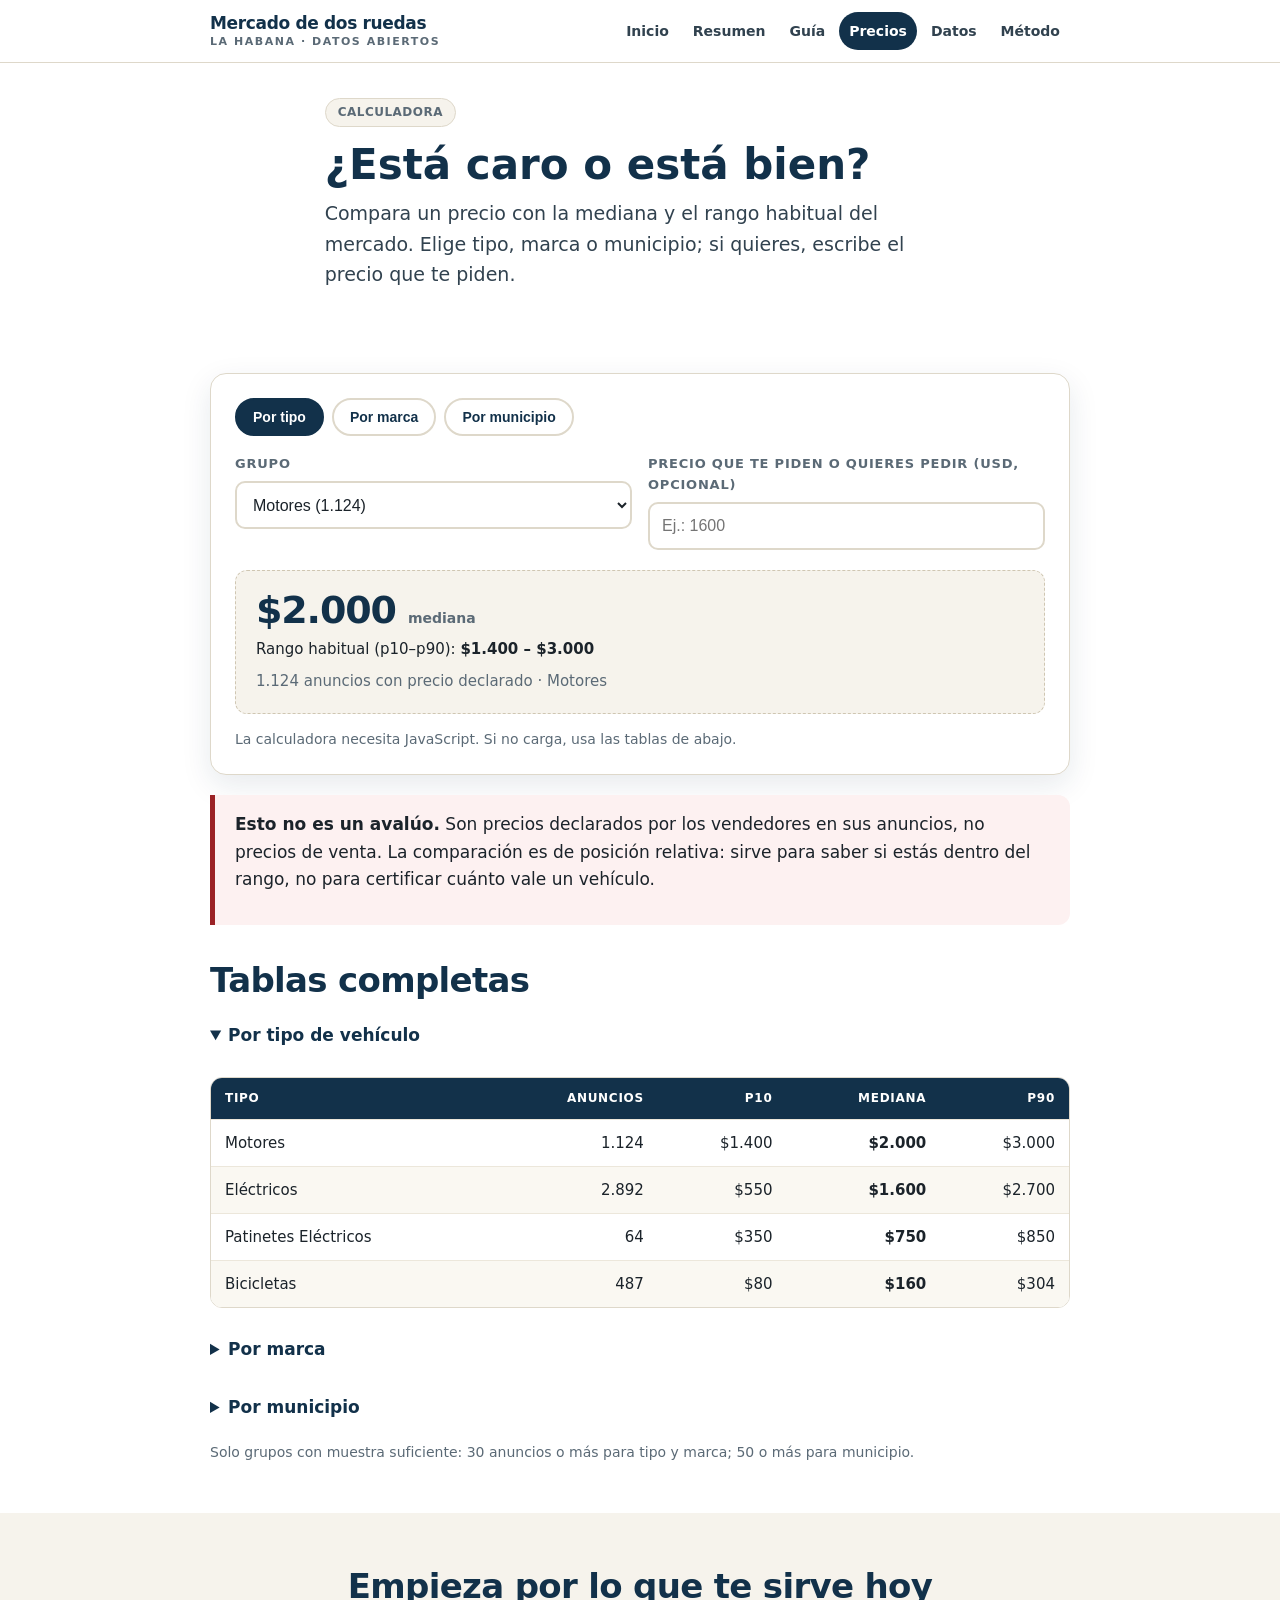
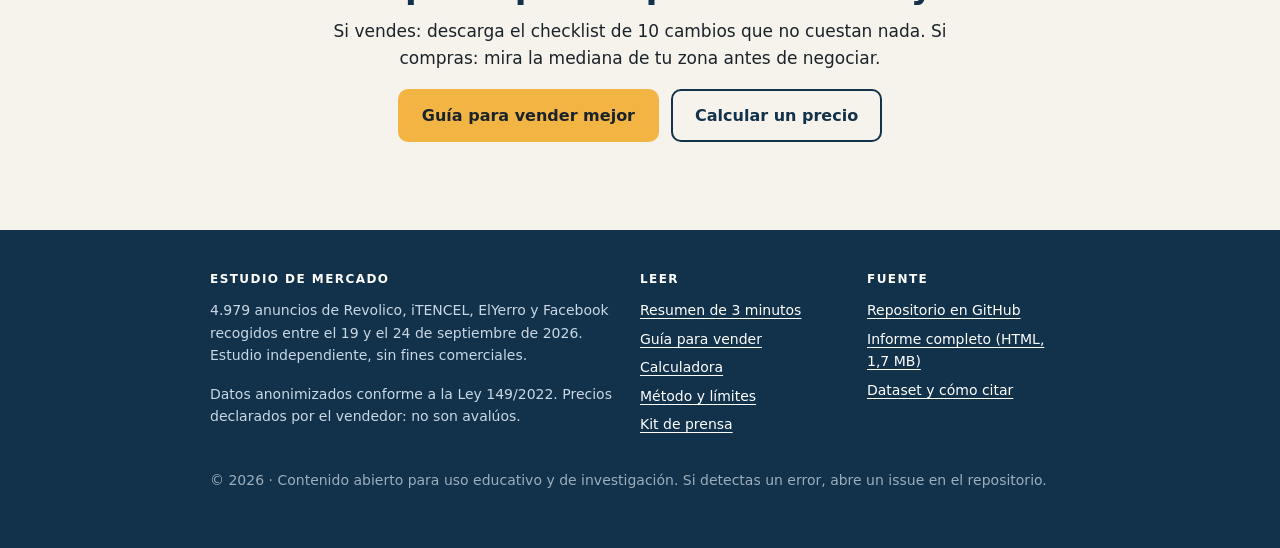
<file: docs/precios.html>
<!DOCTYPE html>
<html lang="es">
<head>
<meta charset="utf-8">
<meta name="viewport" content="width=device-width, initial-scale=1">
<title>Calculadora de precio de referencia · Motos en La Habana</title>
<meta name="description" content="Compara un precio con la mediana y el rango del mercado por tipo, marca o municipio. Precios declarados, no avalúos.">
<link rel="canonical" href="https://reynaldomesab-crypto.github.io/estudio-mercado-motos-bicicletas-cuba/precios.html">
<meta property="og:type" content="website">
<meta property="og:title" content="Calculadora de precio de referencia · Motos en La Habana">
<meta property="og:description" content="Compara un precio con la mediana y el rango del mercado por tipo, marca o municipio. Precios declarados, no avalúos.">
<meta property="og:url" content="https://reynaldomesab-crypto.github.io/estudio-mercado-motos-bicicletas-cuba/precios.html">
<meta property="og:image" content="https://reynaldomesab-crypto.github.io/estudio-mercado-motos-bicicletas-cuba/og.png">
<meta property="og:locale" content="es_CU">
<meta name="twitter:card" content="summary_large_image">
<meta name="theme-color" content="#12314a">
<link rel="stylesheet" href="assets/style.css">
<link rel="icon" href="data:image/svg+xml,%3Csvg xmlns='http://www.w3.org/2000/svg' viewBox='0 0 100 100'%3E%3Crect width='100' height='100' rx='18' fill='%2312314a'/%3E%3Ctext x='50' y='68' font-size='54' font-family='sans-serif' font-weight='bold' fill='%23f2b544' text-anchor='middle'%3E2R%3C/text%3E%3C/svg%3E">

</head>
<body>
<a class="skip" href="#main">Ir al contenido</a>
<header class="site">
  <div class="wrap nav">
    <a class="brand" href="index.html">Mercado de dos ruedas<small>La Habana · datos abiertos</small></a>
    <nav aria-label="Principal"><ul><li><a class="lnk" href="index.html">Inicio</a></li><li><a class="lnk" href="resumen.html">Resumen</a></li><li><a class="lnk" href="guia.html">Guía</a></li><li><a class="lnk" href="precios.html" aria-current="page">Precios</a></li><li><a class="lnk" href="datos.html">Datos</a></li><li><a class="lnk" href="metodo.html">Método</a></li></ul></nav>
  </div>
</header>
<main id="main">

<section class="tight">
  <div class="wrap narrow">
    <span class="pill">Calculadora</span>
    <h1 style="font-size:clamp(28px,4.6vw,42px);line-height:1.12;color:var(--ink);margin:14px 0 10px">¿Está caro o está bien?</h1>
    <p class="lead" style="font-size:19px;color:#31424f">Compara un precio con la mediana y el rango habitual del mercado. Elige tipo, marca o municipio; si quieres, escribe el precio que te piden.</p>
  </div>
</section>

<section class="tight">
  <div class="wrap">
    <div class="calc">
      <div class="modes" role="group" aria-label="Criterio de comparación">
        <button class="mode" type="button" data-mode="tipos" aria-pressed="true">Por tipo</button>
        <button class="mode" type="button" data-mode="marcas" aria-pressed="false">Por marca</button>
        <button class="mode" type="button" data-mode="zonas" aria-pressed="false">Por municipio</button>
      </div>
      <div class="fields">
        <div>
          <label class="field" for="grupo">Grupo</label>
          <select id="grupo"></select>
        </div>
        <div>
          <label class="field" for="precio">Precio que te piden o quieres pedir (USD, opcional)</label>
          <input id="precio" type="number" min="1" step="10" inputmode="numeric" placeholder="Ej.: 1600">
        </div>
      </div>
      <div class="result" id="resultado" aria-live="polite">
        <p class="muted">Cargando datos…</p>
      </div>
      <p class="small muted" style="margin:14px 0 0">La calculadora necesita JavaScript. Si no carga, usa las tablas de abajo.</p>
    </div>

    <div class="warn">
      <p><strong>Esto no es un avalúo.</strong> Son precios declarados por los vendedores en sus anuncios, no precios de venta. La comparación es de posición relativa: sirve para saber si estás dentro del rango, no para certificar cuánto vale un vehículo.</p>
    </div>

    <h2 style="margin-top:36px">Tablas completas</h2>
    <details open><summary><strong>Por tipo de vehículo</strong></summary><div class="tablewrap"><table><thead><tr><th>Tipo</th><th class="num-col">Anuncios</th><th class="num-col">p10</th><th class="num-col">Mediana</th><th class="num-col">p90</th></tr></thead><tbody><tr><td>Motores</td><td class="num-col">1.124</td><td class="num-col">$1.400</td><td class="num-col"><strong>$2.000</strong></td><td class="num-col">$3.000</td></tr><tr><td>Eléctricos</td><td class="num-col">2.892</td><td class="num-col">$550</td><td class="num-col"><strong>$1.600</strong></td><td class="num-col">$2.700</td></tr><tr><td>Patinetes Eléctricos</td><td class="num-col">64</td><td class="num-col">$350</td><td class="num-col"><strong>$750</strong></td><td class="num-col">$850</td></tr><tr><td>Bicicletas</td><td class="num-col">487</td><td class="num-col">$80</td><td class="num-col"><strong>$160</strong></td><td class="num-col">$304</td></tr></tbody></table></div></details>
    <details><summary><strong>Por marca</strong></summary><div class="tablewrap"><table><thead><tr><th>Marca</th><th class="num-col">Anuncios</th><th class="num-col">p10</th><th class="num-col">Mediana</th><th class="num-col">p90</th></tr></thead><tbody><tr><td>TOPMAQ</td><td class="num-col">387</td><td class="num-col">$1.780</td><td class="num-col"><strong>$2.150</strong></td><td class="num-col">$2.900</td></tr><tr><td>VEDCA</td><td class="num-col">214</td><td class="num-col">$1.250</td><td class="num-col"><strong>$1.600</strong></td><td class="num-col">$2.500</td></tr><tr><td>YOAZAKY</td><td class="num-col">203</td><td class="num-col">$1.604</td><td class="num-col"><strong>$2.250</strong></td><td class="num-col">$2.900</td></tr><tr><td>HALCON</td><td class="num-col">148</td><td class="num-col">$771</td><td class="num-col"><strong>$1.800</strong></td><td class="num-col">$2.650</td></tr><tr><td>CHALLENGER</td><td class="num-col">130</td><td class="num-col">$750</td><td class="num-col"><strong>$850</strong></td><td class="num-col">$1.403</td></tr><tr><td>JMD</td><td class="num-col">115</td><td class="num-col">$750</td><td class="num-col"><strong>$1.600</strong></td><td class="num-col">$1.750</td></tr><tr><td>AVA</td><td class="num-col">90</td><td class="num-col">$948</td><td class="num-col"><strong>$1.650</strong></td><td class="num-col">$2.550</td></tr><tr><td>BUCATTI</td><td class="num-col">86</td><td class="num-col">$900</td><td class="num-col"><strong>$2.600</strong></td><td class="num-col">$3.175</td></tr><tr><td>MIKAZUKI</td><td class="num-col">84</td><td class="num-col">$962</td><td class="num-col"><strong>$1.780</strong></td><td class="num-col">$2.250</td></tr><tr><td>IZUKI</td><td class="num-col">83</td><td class="num-col">$1.584</td><td class="num-col"><strong>$2.400</strong></td><td class="num-col">$3.250</td></tr><tr><td>UNISON</td><td class="num-col">63</td><td class="num-col">$1.680</td><td class="num-col"><strong>$1.950</strong></td><td class="num-col">$2.490</td></tr><tr><td>SUZUKI</td><td class="num-col">62</td><td class="num-col">$1.798</td><td class="num-col"><strong>$3.200</strong></td><td class="num-col">$3.935</td></tr><tr><td>MAF</td><td class="num-col">54</td><td class="num-col">$750</td><td class="num-col"><strong>$790</strong></td><td class="num-col">$1.150</td></tr><tr><td>ITALY</td><td class="num-col">52</td><td class="num-col">$1.900</td><td class="num-col"><strong>$1.970</strong></td><td class="num-col">$2.495</td></tr><tr><td>KVITOVA</td><td class="num-col">48</td><td class="num-col">$1.500</td><td class="num-col"><strong>$1.765</strong></td><td class="num-col">$1.950</td></tr><tr><td>RALI</td><td class="num-col">41</td><td class="num-col">$290</td><td class="num-col"><strong>$1.380</strong></td><td class="num-col">$2.600</td></tr><tr><td>GS</td><td class="num-col">39</td><td class="num-col">$2.300</td><td class="num-col"><strong>$2.400</strong></td><td class="num-col">$2.600</td></tr><tr><td>KRATHOS</td><td class="num-col">38</td><td class="num-col">$2.550</td><td class="num-col"><strong>$2.905</strong></td><td class="num-col">$3.260</td></tr><tr><td>TRECK</td><td class="num-col">33</td><td class="num-col">$1.400</td><td class="num-col"><strong>$1.850</strong></td><td class="num-col">$2.550</td></tr><tr><td>FLY</td><td class="num-col">32</td><td class="num-col">$2.040</td><td class="num-col"><strong>$2.500</strong></td><td class="num-col">$2.759</td></tr></tbody></table></div></details>
    <details><summary><strong>Por municipio</strong></summary><div class="tablewrap"><table><thead><tr><th>Municipio</th><th class="num-col">Anuncios</th><th class="num-col">Mediana</th><th class="num-col">p10</th><th class="num-col">p90</th></tr></thead><tbody><tr><td>Cerro</td><td class="num-col">107</td><td class="num-col"><strong>$700</strong></td><td class="num-col">$99</td><td class="num-col">$2.000</td></tr><tr><td>Arroyo Naranjo</td><td class="num-col">128</td><td class="num-col"><strong>$820</strong></td><td class="num-col">$95</td><td class="num-col">$2.400</td></tr><tr><td>Diez de Octubre</td><td class="num-col">314</td><td class="num-col"><strong>$900</strong></td><td class="num-col">$115</td><td class="num-col">$2.400</td></tr><tr><td>Marianao</td><td class="num-col">123</td><td class="num-col"><strong>$1.100</strong></td><td class="num-col">$170</td><td class="num-col">$2.380</td></tr><tr><td>Centro Habana</td><td class="num-col">622</td><td class="num-col"><strong>$1.200</strong></td><td class="num-col">$170</td><td class="num-col">$2.550</td></tr><tr><td>Boyeros</td><td class="num-col">117</td><td class="num-col"><strong>$1.200</strong></td><td class="num-col">$135</td><td class="num-col">$2.500</td></tr><tr><td>Plaza</td><td class="num-col">299</td><td class="num-col"><strong>$1.400</strong></td><td class="num-col">$323</td><td class="num-col">$2.584</td></tr><tr><td>La Lisa</td><td class="num-col">126</td><td class="num-col"><strong>$1.400</strong></td><td class="num-col">$400</td><td class="num-col">$2.725</td></tr><tr><td>Playa</td><td class="num-col">422</td><td class="num-col"><strong>$1.450</strong></td><td class="num-col">$300</td><td class="num-col">$2.500</td></tr><tr><td>Guanabacoa</td><td class="num-col">61</td><td class="num-col"><strong>$1.560</strong></td><td class="num-col">$540</td><td class="num-col">$2.550</td></tr><tr><td>Habana Vieja</td><td class="num-col">107</td><td class="num-col"><strong>$1.620</strong></td><td class="num-col">$356</td><td class="num-col">$2.700</td></tr><tr><td>Habana del Este</td><td class="num-col">69</td><td class="num-col"><strong>$1.920</strong></td><td class="num-col">$280</td><td class="num-col">$2.860</td></tr></tbody></table></div></details>
    <p class="small muted">Solo grupos con muestra suficiente: 30 anuncios o más para tipo y marca; 50 o más para municipio.</p>
  </div>
</section>
<section class="soft"><div class="wrap narrow center">
  <h2>Empieza por lo que te sirve hoy</h2>
  <p>Si vendes: descarga el checklist de 10 cambios que no cuestan nada. Si compras: mira la mediana de tu zona antes de negociar.</p>
  <div class="cta-row" style="justify-content:center">
    <a class="btn btn-primary" href="guia.html">Guía para vender mejor</a>
    <a class="btn btn-line" href="precios.html">Calcular un precio</a>
  </div>
</div></section>

</main>
<footer class="site">
  <div class="wrap">
    <div class="cols">
      <div>
        <h4>Estudio de mercado</h4>
        <p>4.979 anuncios de Revolico, iTENCEL, ElYerro y Facebook recogidos entre el 19 y el 24 de septiembre de 2026. Estudio independiente, sin fines comerciales.</p>
        <p class="small">Datos anonimizados conforme a la Ley 149/2022. Precios declarados por el vendedor: no son avalúos.</p>
      </div>
      <div>
        <h4>Leer</h4>
        <ul>
          <li><a href="resumen.html">Resumen de 3 minutos</a></li>
          <li><a href="guia.html">Guía para vender</a></li>
          <li><a href="precios.html">Calculadora</a></li>
          <li><a href="metodo.html">Método y límites</a></li>
          <li><a href="prensa.html">Kit de prensa</a></li>
        </ul>
      </div>
      <div>
        <h4>Fuente</h4>
        <ul>
          <li><a href="https://github.com/reynaldomesab-crypto/estudio-mercado-motos-bicicletas-cuba" rel="noopener">Repositorio en GitHub</a></li>
          <li><a href="https://raw.githubusercontent.com/reynaldomesab-crypto/estudio-mercado-motos-bicicletas-cuba/main/analysis/INFORME_FINAL.html" rel="noopener" download>Informe completo (HTML, 1,7 MB)</a></li>
          <li><a href="datos.html">Dataset y cómo citar</a></li>
        </ul>
      </div>
    </div>
    <p class="small" style="margin-top:26px;opacity:.75">© 2026 · Contenido abierto para uso educativo y de investigación. Si detectas un error, abre un issue en el repositorio.</p>
  </div>
</footer>
<script src="assets/config.js"></script>
<script src="assets/analytics.js" defer></script>
<script src="assets/data.js" defer></script>
<script src="assets/app.js" defer></script>
</body>
</html>
</file>
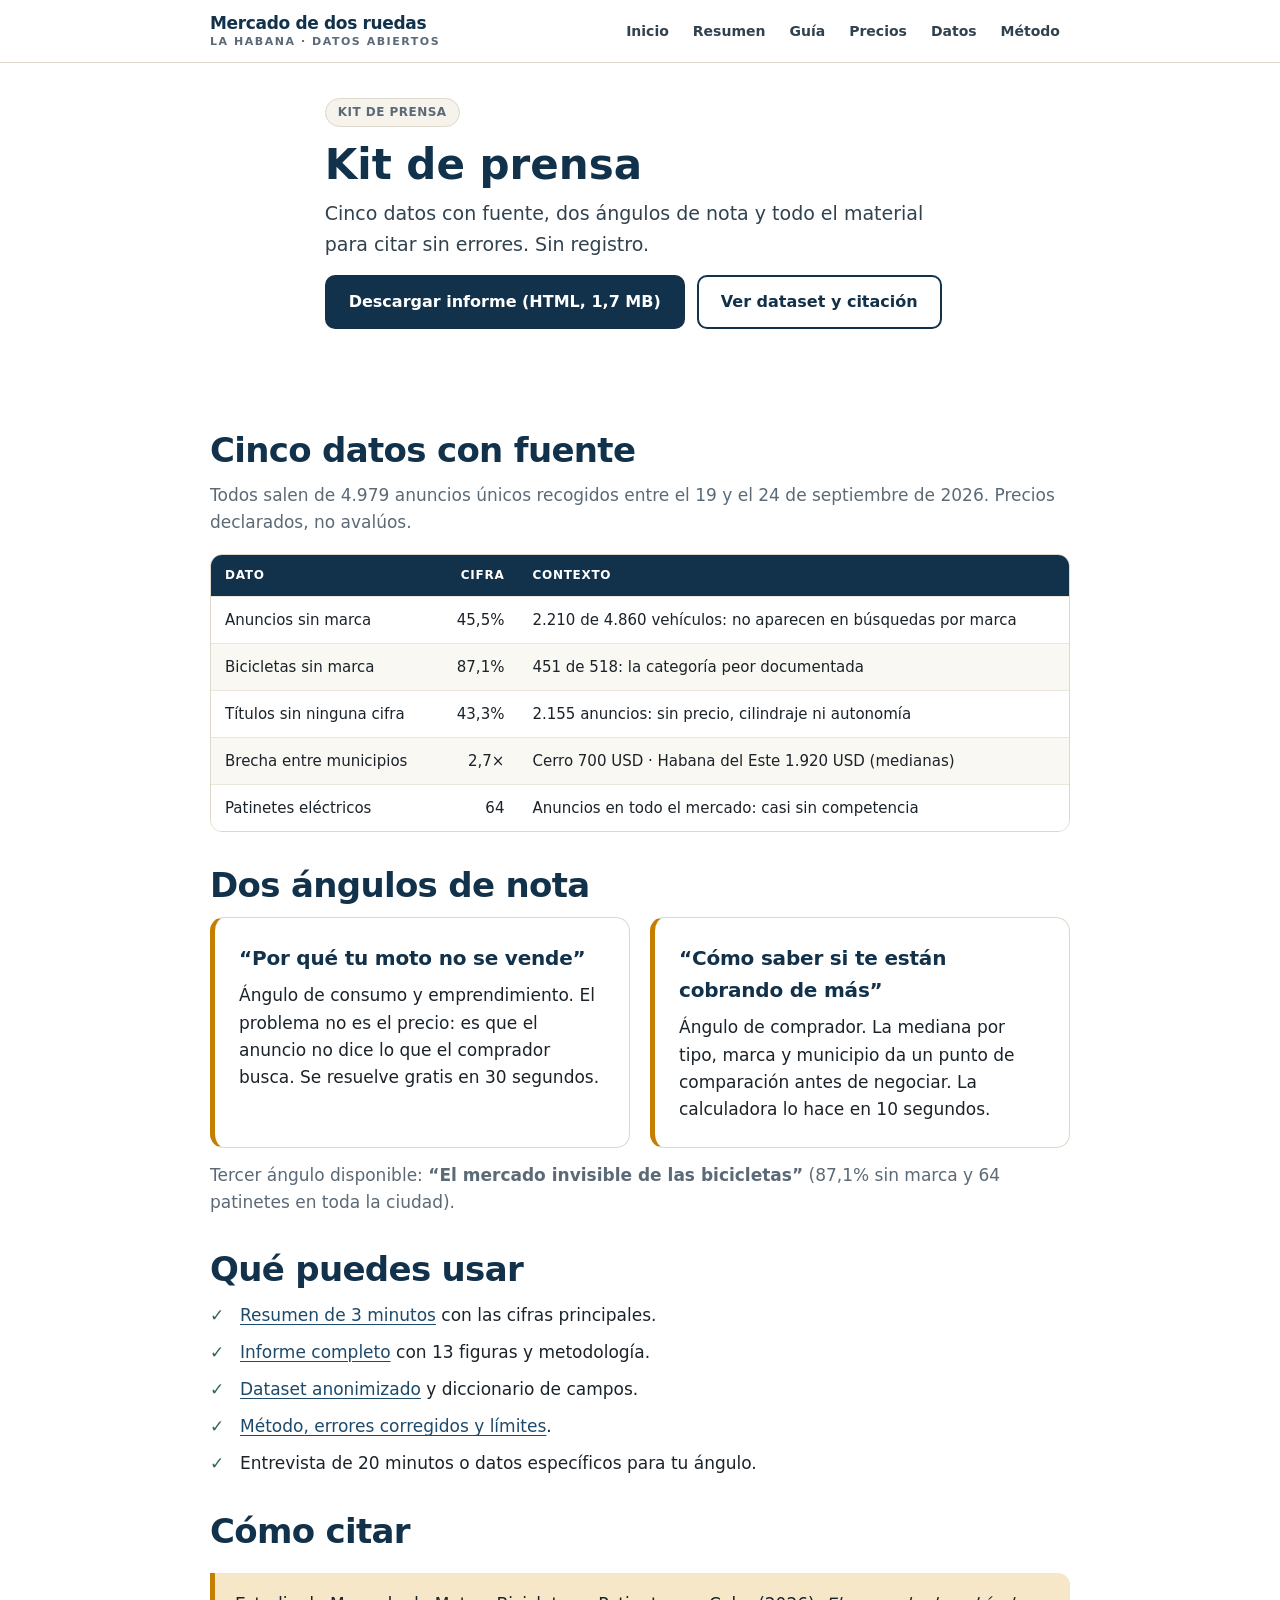
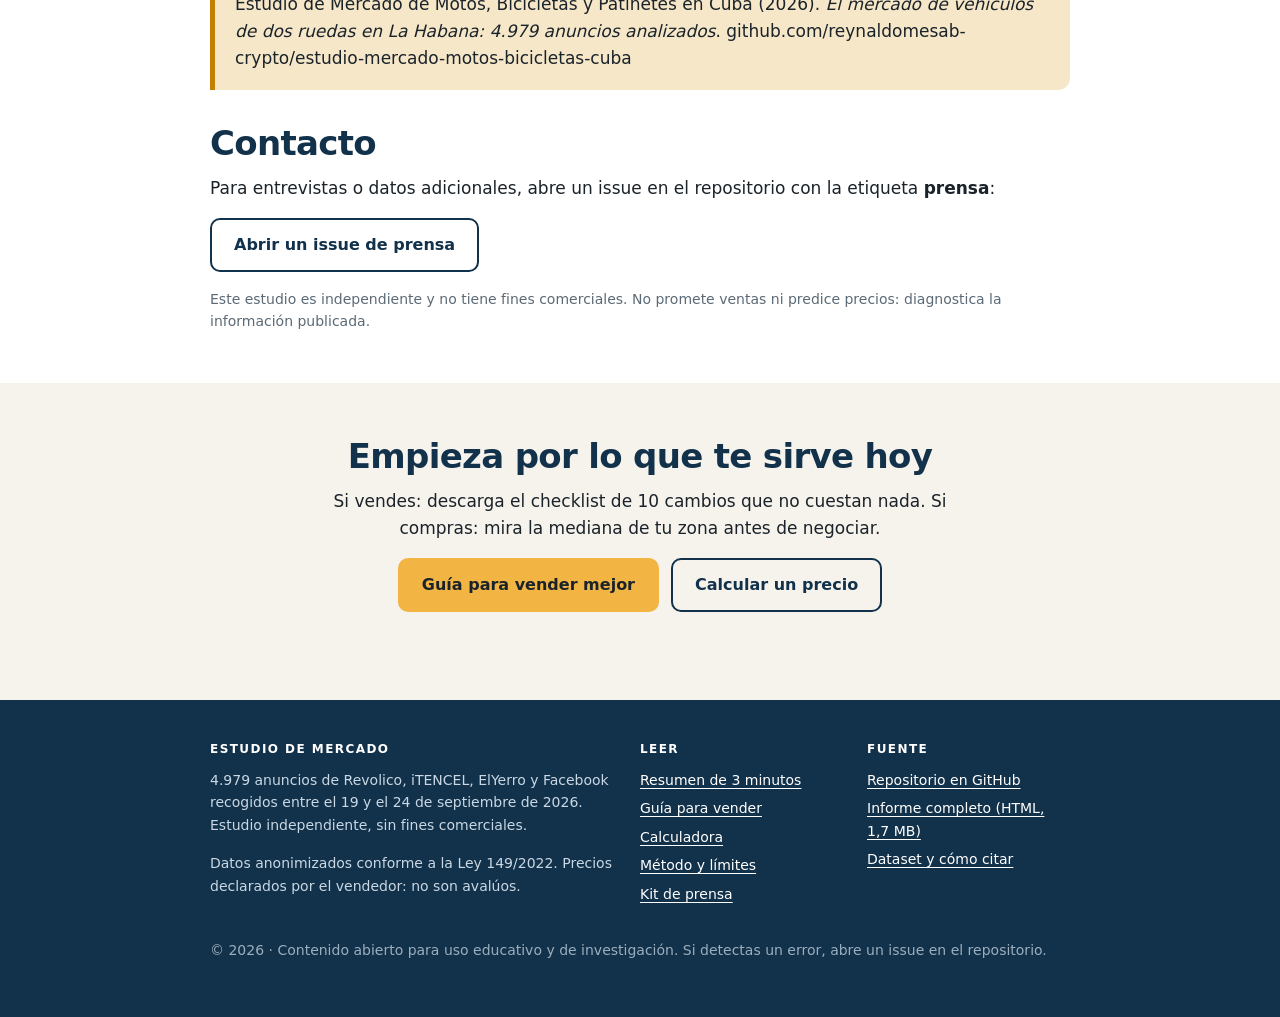
<file: docs/prensa.html>
<!DOCTYPE html>
<html lang="es">
<head>
<meta charset="utf-8">
<meta name="viewport" content="width=device-width, initial-scale=1">
<title>Kit de prensa · Estudio de 4.979 anuncios en La Habana</title>
<meta name="description" content="Cinco datos con fuente, dos ángulos de nota, informe, dataset y método para citar el estudio del mercado de dos ruedas.">
<link rel="canonical" href="https://reynaldomesab-crypto.github.io/estudio-mercado-motos-bicicletas-cuba/prensa.html">
<meta property="og:type" content="website">
<meta property="og:title" content="Kit de prensa · Estudio de 4.979 anuncios en La Habana">
<meta property="og:description" content="Cinco datos con fuente, dos ángulos de nota, informe, dataset y método para citar el estudio del mercado de dos ruedas.">
<meta property="og:url" content="https://reynaldomesab-crypto.github.io/estudio-mercado-motos-bicicletas-cuba/prensa.html">
<meta property="og:image" content="https://reynaldomesab-crypto.github.io/estudio-mercado-motos-bicicletas-cuba/og.png">
<meta property="og:locale" content="es_CU">
<meta name="twitter:card" content="summary_large_image">
<meta name="theme-color" content="#12314a">
<link rel="stylesheet" href="assets/style.css">
<link rel="icon" href="data:image/svg+xml,%3Csvg xmlns='http://www.w3.org/2000/svg' viewBox='0 0 100 100'%3E%3Crect width='100' height='100' rx='18' fill='%2312314a'/%3E%3Ctext x='50' y='68' font-size='54' font-family='sans-serif' font-weight='bold' fill='%23f2b544' text-anchor='middle'%3E2R%3C/text%3E%3C/svg%3E">

</head>
<body>
<a class="skip" href="#main">Ir al contenido</a>
<header class="site">
  <div class="wrap nav">
    <a class="brand" href="index.html">Mercado de dos ruedas<small>La Habana · datos abiertos</small></a>
    <nav aria-label="Principal"><ul><li><a class="lnk" href="index.html">Inicio</a></li><li><a class="lnk" href="resumen.html">Resumen</a></li><li><a class="lnk" href="guia.html">Guía</a></li><li><a class="lnk" href="precios.html">Precios</a></li><li><a class="lnk" href="datos.html">Datos</a></li><li><a class="lnk" href="metodo.html">Método</a></li></ul></nav>
  </div>
</header>
<main id="main">

<section class="tight">
  <div class="wrap narrow">
    <span class="pill">Kit de prensa</span>
    <h1 style="font-size:clamp(28px,4.6vw,42px);line-height:1.12;color:var(--ink);margin:14px 0 10px">Kit de prensa</h1>
    <p class="lead" style="font-size:19px;color:#31424f">Cinco datos con fuente, dos ángulos de nota y todo el material para citar sin errores. Sin registro.</p>
    <div class="cta-row">
      <a class="btn btn-dark" href="https://raw.githubusercontent.com/reynaldomesab-crypto/estudio-mercado-motos-bicicletas-cuba/main/analysis/INFORME_FINAL.html" rel="noopener" download>Descargar informe (HTML, 1,7 MB)</a>
      <a class="btn btn-line" href="datos.html">Ver dataset y citación</a>
    </div>
  </div>
</section>

<section class="tight">
  <div class="wrap">
    <h2>Cinco datos con fuente</h2>
    <p class="muted">Todos salen de 4.979 anuncios únicos recogidos entre el 19 y el 24 de septiembre de 2026. Precios declarados, no avalúos.</p>
    <div class="tablewrap"><table>
      <thead><tr><th>Dato</th><th class="num-col">Cifra</th><th>Contexto</th></tr></thead>
      <tbody>
        <tr><td>Anuncios sin marca</td><td class="num-col">45,5%</td><td>2.210 de 4.860 vehículos: no aparecen en búsquedas por marca</td></tr>
        <tr><td>Bicicletas sin marca</td><td class="num-col">87,1%</td><td>451 de 518: la categoría peor documentada</td></tr>
        <tr><td>Títulos sin ninguna cifra</td><td class="num-col">43,3%</td><td>2.155 anuncios: sin precio, cilindraje ni autonomía</td></tr>
        <tr><td>Brecha entre municipios</td><td class="num-col">2,7×</td><td>Cerro 700 USD · Habana del Este 1.920 USD (medianas)</td></tr>
        <tr><td>Patinetes eléctricos</td><td class="num-col">64</td><td>Anuncios en todo el mercado: casi sin competencia</td></tr>
      </tbody>
    </table></div>

    <h2 style="margin-top:34px">Dos ángulos de nota</h2>
    <div class="grid-2">
      <div class="card accent">
        <h3>“Por qué tu moto no se vende”</h3>
        <p>Ángulo de consumo y emprendimiento. El problema no es el precio: es que el anuncio no dice lo que el comprador busca. Se resuelve gratis en 30 segundos.</p>
      </div>
      <div class="card accent">
        <h3>“Cómo saber si te están cobrando de más”</h3>
        <p>Ángulo de comprador. La mediana por tipo, marca y municipio da un punto de comparación antes de negociar. La calculadora lo hace en 10 segundos.</p>
      </div>
    </div>
    <p class="muted" style="margin-top:14px">Tercer ángulo disponible: <strong>“El mercado invisible de las bicicletas”</strong> (87,1% sin marca y 64 patinetes en toda la ciudad).</p>

    <h2 style="margin-top:34px">Qué puedes usar</h2>
    <ul class="checklist">
      <li><a href="resumen.html">Resumen de 3 minutos</a> con las cifras principales.</li>
      <li><a href="https://raw.githubusercontent.com/reynaldomesab-crypto/estudio-mercado-motos-bicicletas-cuba/main/analysis/INFORME_FINAL.html" rel="noopener" download>Informe completo</a> con 13 figuras y metodología.</li>
      <li><a href="datos.html">Dataset anonimizado</a> y diccionario de campos.</li>
      <li><a href="metodo.html">Método, errores corregidos y límites</a>.</li>
      <li>Entrevista de 20 minutos o datos específicos para tu ángulo.</li>
    </ul>

    <h2 style="margin-top:34px">Cómo citar</h2>
    <div class="callout"><p>Estudio de Mercado de Motos, Bicicletas y Patinetes en Cuba (2026). <em>El mercado de vehículos de dos ruedas en La Habana: 4.979 anuncios analizados</em>. github.com/reynaldomesab-crypto/estudio-mercado-motos-bicicletas-cuba</p></div>

    <h2 style="margin-top:34px">Contacto</h2>
    <p>Para entrevistas o datos adicionales, abre un issue en el repositorio con la etiqueta <strong>prensa</strong>:</p>
    <p><a class="btn btn-line" href="https://github.com/reynaldomesab-crypto/estudio-mercado-motos-bicicletas-cuba/issues/new" rel="noopener">Abrir un issue de prensa</a></p>
    <p class="small muted">Este estudio es independiente y no tiene fines comerciales. No promete ventas ni predice precios: diagnostica la información publicada.</p>
  </div>
</section>
<section class="soft"><div class="wrap narrow center">
  <h2>Empieza por lo que te sirve hoy</h2>
  <p>Si vendes: descarga el checklist de 10 cambios que no cuestan nada. Si compras: mira la mediana de tu zona antes de negociar.</p>
  <div class="cta-row" style="justify-content:center">
    <a class="btn btn-primary" href="guia.html">Guía para vender mejor</a>
    <a class="btn btn-line" href="precios.html">Calcular un precio</a>
  </div>
</div></section>

</main>
<footer class="site">
  <div class="wrap">
    <div class="cols">
      <div>
        <h4>Estudio de mercado</h4>
        <p>4.979 anuncios de Revolico, iTENCEL, ElYerro y Facebook recogidos entre el 19 y el 24 de septiembre de 2026. Estudio independiente, sin fines comerciales.</p>
        <p class="small">Datos anonimizados conforme a la Ley 149/2022. Precios declarados por el vendedor: no son avalúos.</p>
      </div>
      <div>
        <h4>Leer</h4>
        <ul>
          <li><a href="resumen.html">Resumen de 3 minutos</a></li>
          <li><a href="guia.html">Guía para vender</a></li>
          <li><a href="precios.html">Calculadora</a></li>
          <li><a href="metodo.html">Método y límites</a></li>
          <li><a href="prensa.html">Kit de prensa</a></li>
        </ul>
      </div>
      <div>
        <h4>Fuente</h4>
        <ul>
          <li><a href="https://github.com/reynaldomesab-crypto/estudio-mercado-motos-bicicletas-cuba" rel="noopener">Repositorio en GitHub</a></li>
          <li><a href="https://raw.githubusercontent.com/reynaldomesab-crypto/estudio-mercado-motos-bicicletas-cuba/main/analysis/INFORME_FINAL.html" rel="noopener" download>Informe completo (HTML, 1,7 MB)</a></li>
          <li><a href="datos.html">Dataset y cómo citar</a></li>
        </ul>
      </div>
    </div>
    <p class="small" style="margin-top:26px;opacity:.75">© 2026 · Contenido abierto para uso educativo y de investigación. Si detectas un error, abre un issue en el repositorio.</p>
  </div>
</footer>
<script src="assets/config.js"></script>
<script src="assets/analytics.js" defer></script>
<script src="assets/data.js" defer></script>
<script src="assets/app.js" defer></script>
</body>
</html>
</file>
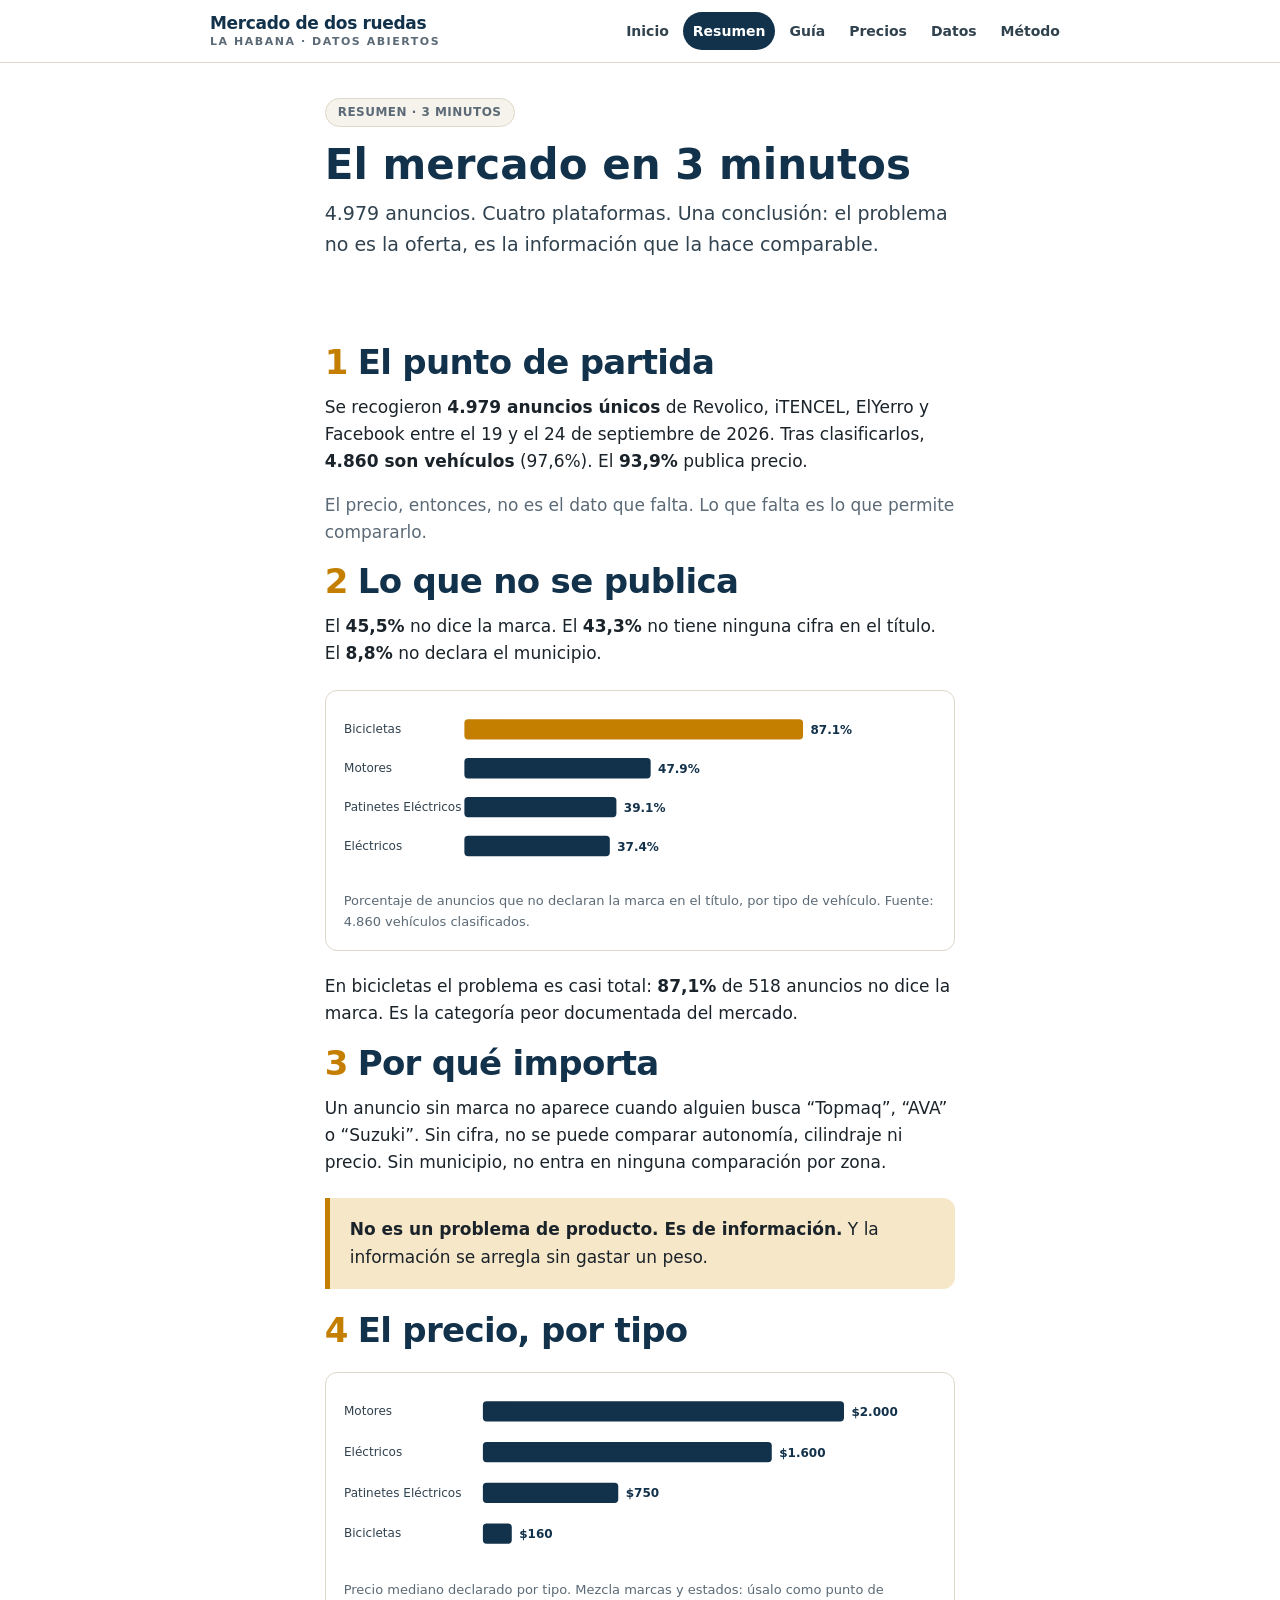
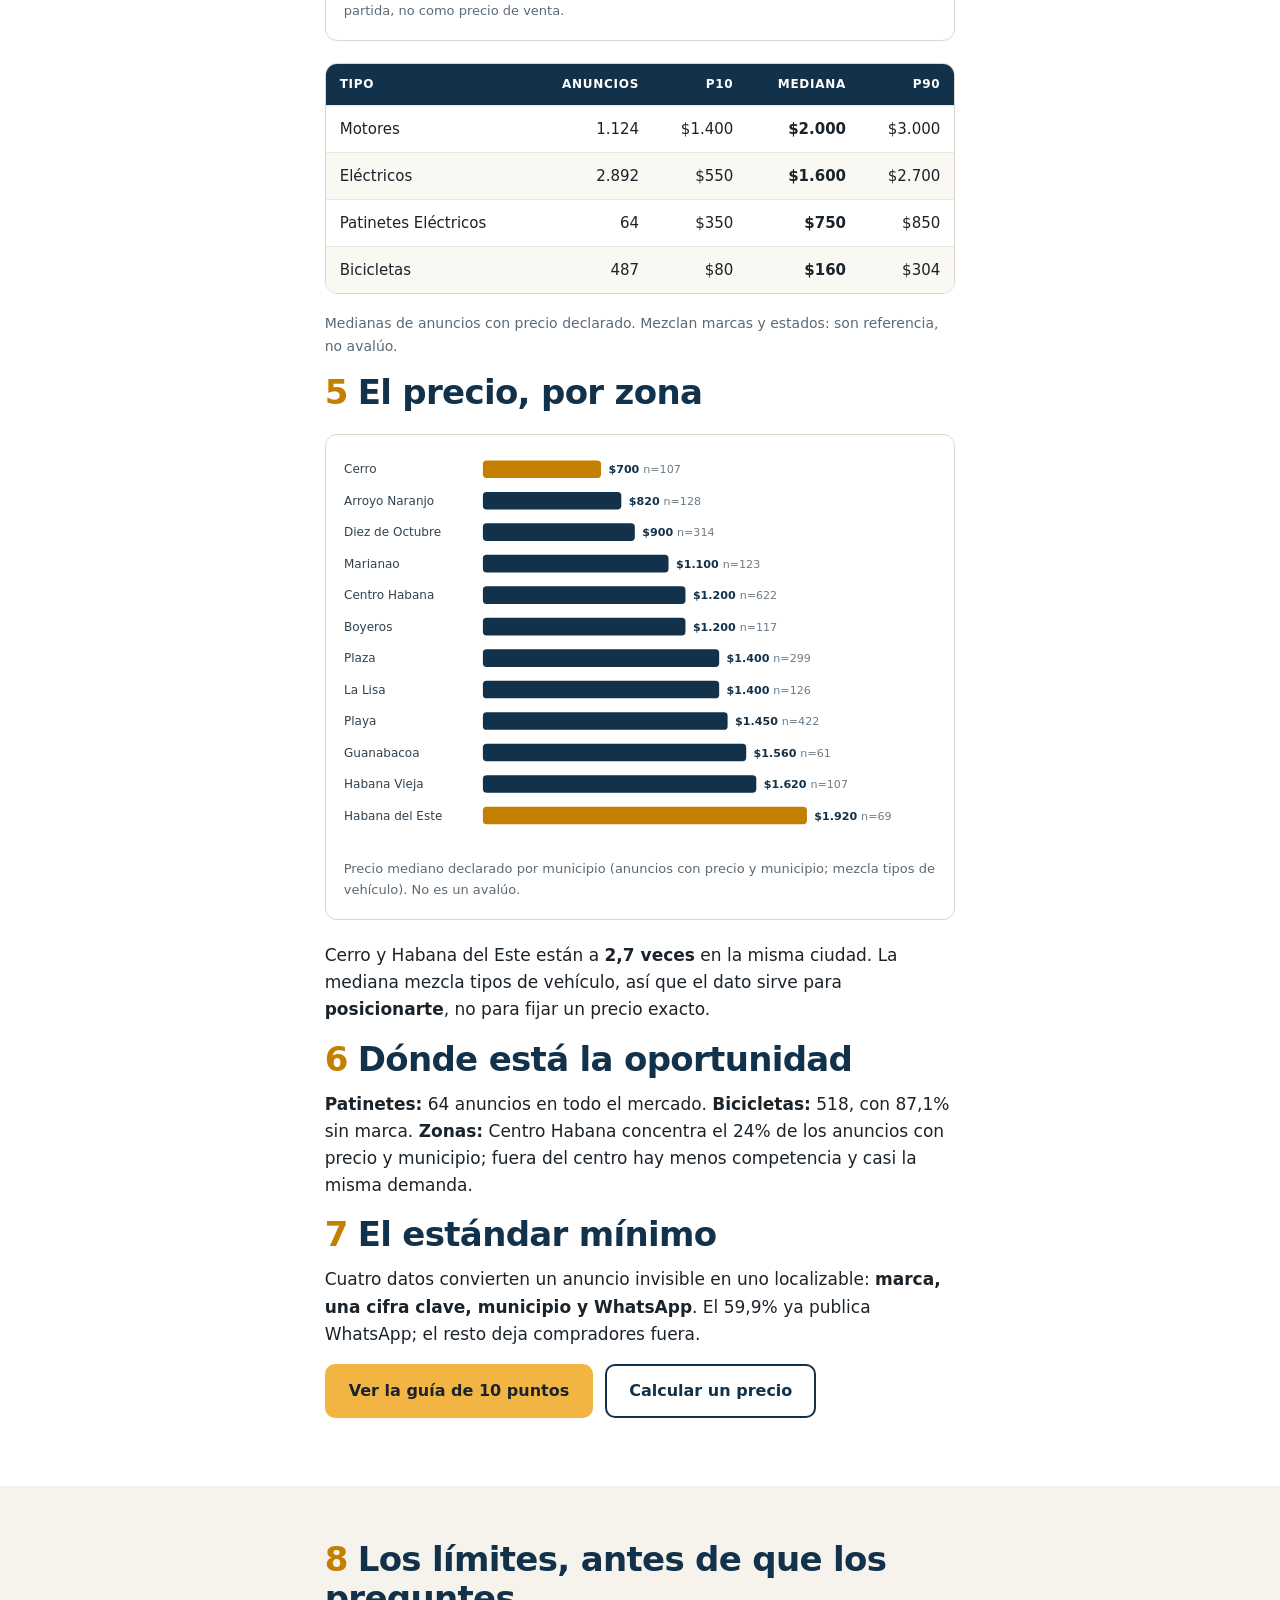
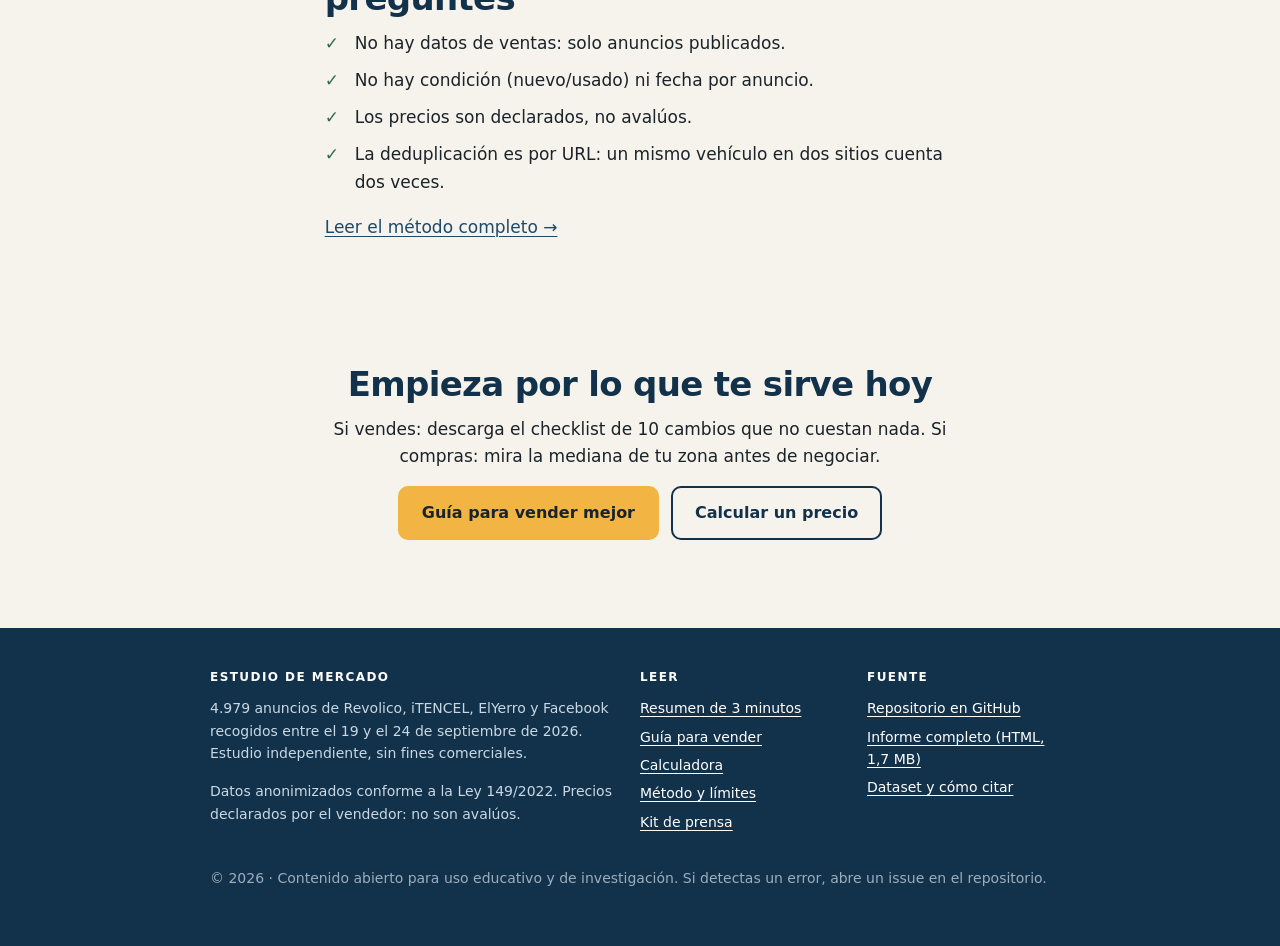
<file: docs/resumen.html>
<!DOCTYPE html>
<html lang="es">
<head>
<meta charset="utf-8">
<meta name="viewport" content="width=device-width, initial-scale=1">
<title>El mercado en 3 minutos · Estudio de 4.979 anuncios</title>
<meta name="description" content="Resumen del estudio: precios, marcas, zonas y los datos que faltan en los anuncios de vehículos de dos ruedas en La Habana.">
<link rel="canonical" href="https://reynaldomesab-crypto.github.io/estudio-mercado-motos-bicicletas-cuba/resumen.html">
<meta property="og:type" content="website">
<meta property="og:title" content="El mercado en 3 minutos · Estudio de 4.979 anuncios">
<meta property="og:description" content="Resumen del estudio: precios, marcas, zonas y los datos que faltan en los anuncios de vehículos de dos ruedas en La Habana.">
<meta property="og:url" content="https://reynaldomesab-crypto.github.io/estudio-mercado-motos-bicicletas-cuba/resumen.html">
<meta property="og:image" content="https://reynaldomesab-crypto.github.io/estudio-mercado-motos-bicicletas-cuba/og.png">
<meta property="og:locale" content="es_CU">
<meta name="twitter:card" content="summary_large_image">
<meta name="theme-color" content="#12314a">
<link rel="stylesheet" href="assets/style.css">
<link rel="icon" href="data:image/svg+xml,%3Csvg xmlns='http://www.w3.org/2000/svg' viewBox='0 0 100 100'%3E%3Crect width='100' height='100' rx='18' fill='%2312314a'/%3E%3Ctext x='50' y='68' font-size='54' font-family='sans-serif' font-weight='bold' fill='%23f2b544' text-anchor='middle'%3E2R%3C/text%3E%3C/svg%3E">

</head>
<body>
<a class="skip" href="#main">Ir al contenido</a>
<header class="site">
  <div class="wrap nav">
    <a class="brand" href="index.html">Mercado de dos ruedas<small>La Habana · datos abiertos</small></a>
    <nav aria-label="Principal"><ul><li><a class="lnk" href="index.html">Inicio</a></li><li><a class="lnk" href="resumen.html" aria-current="page">Resumen</a></li><li><a class="lnk" href="guia.html">Guía</a></li><li><a class="lnk" href="precios.html">Precios</a></li><li><a class="lnk" href="datos.html">Datos</a></li><li><a class="lnk" href="metodo.html">Método</a></li></ul></nav>
  </div>
</header>
<main id="main">

<section class="tight">
  <div class="wrap narrow">
    <span class="pill">Resumen · 3 minutos</span>
    <h1 style="font-size:clamp(28px,4.6vw,42px);line-height:1.12;color:var(--ink);margin:14px 0 10px">El mercado en 3 minutos</h1>
    <p class="lead" style="font-size:19px;color:#31424f">4.979 anuncios. Cuatro plataformas. Una conclusión: el problema no es la oferta, es la información que la hace comparable.</p>
  </div>
</section>

<section class="tight">
  <div class="wrap narrow">
    <h2><span class="num">1</span>El punto de partida</h2>
    <p>Se recogieron <strong>4.979 anuncios únicos</strong> de Revolico, iTENCEL, ElYerro y Facebook entre el 19 y el 24 de septiembre de 2026. Tras clasificarlos, <strong>4.860 son vehículos</strong> (97,6%). El <strong>93,9%</strong> publica precio.</p>
    <p class="muted">El precio, entonces, no es el dato que falta. Lo que falta es lo que permite compararlo.</p>

    <h2><span class="num">2</span>Lo que no se publica</h2>
    <p>El <strong>45,5%</strong> no dice la marca. El <strong>43,3%</strong> no tiene ninguna cifra en el título. El <strong>8,8%</strong> no declara el municipio.</p>
    <figure class="chart"><svg viewBox="0 0 640 186" role="img" aria-label="Porcentaje de anuncios sin marca por tipo de vehículo"><text x="0" y="26" font-size="13" fill="#31424f">Bicicletas</text><rect x="130" y="11" width="365.8" height="22" rx="4" fill="#c47f00"/><text x="503.8" y="27" font-size="13" font-weight="700" fill="#12314a">87.1%</text><text x="0" y="68" font-size="13" fill="#31424f">Motores</text><rect x="130" y="53" width="201.2" height="22" rx="4" fill="#12314a"/><text x="339.2" y="69" font-size="13" font-weight="700" fill="#12314a">47.9%</text><text x="0" y="110" font-size="13" fill="#31424f">Patinetes Eléctricos</text><rect x="130" y="95" width="164.2" height="22" rx="4" fill="#12314a"/><text x="302.2" y="111" font-size="13" font-weight="700" fill="#12314a">39.1%</text><text x="0" y="152" font-size="13" fill="#31424f">Eléctricos</text><rect x="130" y="137" width="157.1" height="22" rx="4" fill="#12314a"/><text x="295.1" y="153" font-size="13" font-weight="700" fill="#12314a">37.4%</text></svg><figcaption>Porcentaje de anuncios que no declaran la marca en el título, por tipo de vehículo. Fuente: 4.860 vehículos clasificados.</figcaption></figure>
    <p>En bicicletas el problema es casi total: <strong>87,1%</strong> de 518 anuncios no dice la marca. Es la categoría peor documentada del mercado.</p>

    <h2><span class="num">3</span>Por qué importa</h2>
    <p>Un anuncio sin marca no aparece cuando alguien busca “Topmaq”, “AVA” o “Suzuki”. Sin cifra, no se puede comparar autonomía, cilindraje ni precio. Sin municipio, no entra en ninguna comparación por zona.</p>
    <div class="callout"><p><strong>No es un problema de producto. Es de información.</strong> Y la información se arregla sin gastar un peso.</p></div>

    <h2><span class="num">4</span>El precio, por tipo</h2>
    <figure class="chart"><svg viewBox="0 0 640 194" role="img" aria-label="Precio mediano por tipo de vehículo"><text x="0" y="26" font-size="13" fill="#31424f">Motores</text><rect x="150" y="11" width="390.0" height="22" rx="4" fill="#12314a"/><text x="548.0" y="27" font-size="13" font-weight="700" fill="#12314a">$2.000</text><text x="0" y="70" font-size="13" fill="#31424f">Eléctricos</text><rect x="150" y="55" width="312.0" height="22" rx="4" fill="#12314a"/><text x="470.0" y="71" font-size="13" font-weight="700" fill="#12314a">$1.600</text><text x="0" y="114" font-size="13" fill="#31424f">Patinetes Eléctricos</text><rect x="150" y="99" width="146.2" height="22" rx="4" fill="#12314a"/><text x="304.2" y="115" font-size="13" font-weight="700" fill="#12314a">$750</text><text x="0" y="158" font-size="13" fill="#31424f">Bicicletas</text><rect x="150" y="143" width="31.2" height="22" rx="4" fill="#12314a"/><text x="189.2" y="159" font-size="13" font-weight="700" fill="#12314a">$160</text></svg><figcaption>Precio mediano declarado por tipo. Mezcla marcas y estados: úsalo como punto de partida, no como precio de venta.</figcaption></figure>
    <div class="tablewrap"><table><thead><tr><th>Tipo</th><th class="num-col">Anuncios</th><th class="num-col">p10</th><th class="num-col">Mediana</th><th class="num-col">p90</th></tr></thead><tbody><tr><td>Motores</td><td class="num-col">1.124</td><td class="num-col">$1.400</td><td class="num-col"><strong>$2.000</strong></td><td class="num-col">$3.000</td></tr><tr><td>Eléctricos</td><td class="num-col">2.892</td><td class="num-col">$550</td><td class="num-col"><strong>$1.600</strong></td><td class="num-col">$2.700</td></tr><tr><td>Patinetes Eléctricos</td><td class="num-col">64</td><td class="num-col">$350</td><td class="num-col"><strong>$750</strong></td><td class="num-col">$850</td></tr><tr><td>Bicicletas</td><td class="num-col">487</td><td class="num-col">$80</td><td class="num-col"><strong>$160</strong></td><td class="num-col">$304</td></tr></tbody></table></div>
    <p class="small muted">Medianas de anuncios con precio declarado. Mezclan marcas y estados: son referencia, no avalúo.</p>

    <h2><span class="num">5</span>El precio, por zona</h2>
    <figure class="chart"><svg viewBox="0 0 640 428" role="img" aria-label="Precio mediano por municipio de La Habana"><text x="0" y="22" font-size="13" fill="#31424f">Cerro</text><rect x="150" y="8" width="127.6" height="19" rx="4" fill="#c47f00"/><text x="285.6" y="22" font-size="12" font-weight="700" fill="#12314a">$700 <tspan fill="#6b7a86" font-weight="400">n=107</tspan></text><text x="0" y="56" font-size="13" fill="#31424f">Arroyo Naranjo</text><rect x="150" y="42" width="149.5" height="19" rx="4" fill="#12314a"/><text x="307.5" y="56" font-size="12" font-weight="700" fill="#12314a">$820 <tspan fill="#6b7a86" font-weight="400">n=128</tspan></text><text x="0" y="90" font-size="13" fill="#31424f">Diez de Octubre</text><rect x="150" y="76" width="164.1" height="19" rx="4" fill="#12314a"/><text x="322.1" y="90" font-size="12" font-weight="700" fill="#12314a">$900 <tspan fill="#6b7a86" font-weight="400">n=314</tspan></text><text x="0" y="124" font-size="13" fill="#31424f">Marianao</text><rect x="150" y="110" width="200.5" height="19" rx="4" fill="#12314a"/><text x="358.5" y="124" font-size="12" font-weight="700" fill="#12314a">$1.100 <tspan fill="#6b7a86" font-weight="400">n=123</tspan></text><text x="0" y="158" font-size="13" fill="#31424f">Centro Habana</text><rect x="150" y="144" width="218.8" height="19" rx="4" fill="#12314a"/><text x="376.8" y="158" font-size="12" font-weight="700" fill="#12314a">$1.200 <tspan fill="#6b7a86" font-weight="400">n=622</tspan></text><text x="0" y="192" font-size="13" fill="#31424f">Boyeros</text><rect x="150" y="178" width="218.8" height="19" rx="4" fill="#12314a"/><text x="376.8" y="192" font-size="12" font-weight="700" fill="#12314a">$1.200 <tspan fill="#6b7a86" font-weight="400">n=117</tspan></text><text x="0" y="226" font-size="13" fill="#31424f">Plaza</text><rect x="150" y="212" width="255.2" height="19" rx="4" fill="#12314a"/><text x="413.2" y="226" font-size="12" font-weight="700" fill="#12314a">$1.400 <tspan fill="#6b7a86" font-weight="400">n=299</tspan></text><text x="0" y="260" font-size="13" fill="#31424f">La Lisa</text><rect x="150" y="246" width="255.2" height="19" rx="4" fill="#12314a"/><text x="413.2" y="260" font-size="12" font-weight="700" fill="#12314a">$1.400 <tspan fill="#6b7a86" font-weight="400">n=126</tspan></text><text x="0" y="294" font-size="13" fill="#31424f">Playa</text><rect x="150" y="280" width="264.3" height="19" rx="4" fill="#12314a"/><text x="422.3" y="294" font-size="12" font-weight="700" fill="#12314a">$1.450 <tspan fill="#6b7a86" font-weight="400">n=422</tspan></text><text x="0" y="328" font-size="13" fill="#31424f">Guanabacoa</text><rect x="150" y="314" width="284.4" height="19" rx="4" fill="#12314a"/><text x="442.4" y="328" font-size="12" font-weight="700" fill="#12314a">$1.560 <tspan fill="#6b7a86" font-weight="400">n=61</tspan></text><text x="0" y="362" font-size="13" fill="#31424f">Habana Vieja</text><rect x="150" y="348" width="295.3" height="19" rx="4" fill="#12314a"/><text x="453.3" y="362" font-size="12" font-weight="700" fill="#12314a">$1.620 <tspan fill="#6b7a86" font-weight="400">n=107</tspan></text><text x="0" y="396" font-size="13" fill="#31424f">Habana del Este</text><rect x="150" y="382" width="350.0" height="19" rx="4" fill="#c47f00"/><text x="508.0" y="396" font-size="12" font-weight="700" fill="#12314a">$1.920 <tspan fill="#6b7a86" font-weight="400">n=69</tspan></text></svg><figcaption>Precio mediano declarado por municipio (anuncios con precio y municipio; mezcla tipos de vehículo). No es un avalúo.</figcaption></figure>
    <p>Cerro y Habana del Este están a <strong>2,7 veces</strong> en la misma ciudad. La mediana mezcla tipos de vehículo, así que el dato sirve para <strong>posicionarte</strong>, no para fijar un precio exacto.</p>

    <h2><span class="num">6</span>Dónde está la oportunidad</h2>
    <p><strong>Patinetes:</strong> 64 anuncios en todo el mercado. <strong>Bicicletas:</strong> 518, con 87,1% sin marca. <strong>Zonas:</strong> Centro Habana concentra el 24% de los anuncios con precio y municipio; fuera del centro hay menos competencia y casi la misma demanda.</p>

    <h2><span class="num">7</span>El estándar mínimo</h2>
    <p>Cuatro datos convierten un anuncio invisible en uno localizable: <strong>marca, una cifra clave, municipio y WhatsApp</strong>. El 59,9% ya publica WhatsApp; el resto deja compradores fuera.</p>
    <div class="cta-row">
      <a class="btn btn-primary" href="guia.html">Ver la guía de 10 puntos</a>
      <a class="btn btn-line" href="precios.html">Calcular un precio</a>
    </div>
  </div>
</section>

<section class="soft">
  <div class="wrap narrow">
    <h2><span class="num">8</span>Los límites, antes de que los preguntes</h2>
    <ul class="checklist">
      <li>No hay datos de ventas: solo anuncios publicados.</li>
      <li>No hay condición (nuevo/usado) ni fecha por anuncio.</li>
      <li>Los precios son declarados, no avalúos.</li>
      <li>La deduplicación es por URL: un mismo vehículo en dos sitios cuenta dos veces.</li>
    </ul>
    <p style="margin-top:18px"><a href="metodo.html">Leer el método completo →</a></p>
  </div>
</section>
<section class="soft"><div class="wrap narrow center">
  <h2>Empieza por lo que te sirve hoy</h2>
  <p>Si vendes: descarga el checklist de 10 cambios que no cuestan nada. Si compras: mira la mediana de tu zona antes de negociar.</p>
  <div class="cta-row" style="justify-content:center">
    <a class="btn btn-primary" href="guia.html">Guía para vender mejor</a>
    <a class="btn btn-line" href="precios.html">Calcular un precio</a>
  </div>
</div></section>

</main>
<footer class="site">
  <div class="wrap">
    <div class="cols">
      <div>
        <h4>Estudio de mercado</h4>
        <p>4.979 anuncios de Revolico, iTENCEL, ElYerro y Facebook recogidos entre el 19 y el 24 de septiembre de 2026. Estudio independiente, sin fines comerciales.</p>
        <p class="small">Datos anonimizados conforme a la Ley 149/2022. Precios declarados por el vendedor: no son avalúos.</p>
      </div>
      <div>
        <h4>Leer</h4>
        <ul>
          <li><a href="resumen.html">Resumen de 3 minutos</a></li>
          <li><a href="guia.html">Guía para vender</a></li>
          <li><a href="precios.html">Calculadora</a></li>
          <li><a href="metodo.html">Método y límites</a></li>
          <li><a href="prensa.html">Kit de prensa</a></li>
        </ul>
      </div>
      <div>
        <h4>Fuente</h4>
        <ul>
          <li><a href="https://github.com/reynaldomesab-crypto/estudio-mercado-motos-bicicletas-cuba" rel="noopener">Repositorio en GitHub</a></li>
          <li><a href="https://raw.githubusercontent.com/reynaldomesab-crypto/estudio-mercado-motos-bicicletas-cuba/main/analysis/INFORME_FINAL.html" rel="noopener" download>Informe completo (HTML, 1,7 MB)</a></li>
          <li><a href="datos.html">Dataset y cómo citar</a></li>
        </ul>
      </div>
    </div>
    <p class="small" style="margin-top:26px;opacity:.75">© 2026 · Contenido abierto para uso educativo y de investigación. Si detectas un error, abre un issue en el repositorio.</p>
  </div>
</footer>
<script src="assets/config.js"></script>
<script src="assets/analytics.js" defer></script>
<script src="assets/data.js" defer></script>
<script src="assets/app.js" defer></script>
</body>
</html>
</file>
<file: docs/assets/style.css>
:root{
  --ink:#12314a; --ink-2:#1d4a6b; --amber:#c47f00; --amber-soft:#f6e7c8;
  --paper:#ffffff; --soft:#f6f3ec; --line:#ded8ca; --muted:#5b6a76;
  --green:#2f6b4e; --red:#9b2226; --shadow:0 10px 30px rgba(18,49,74,.10);
}
*{box-sizing:border-box}
html{scroll-behavior:smooth;-webkit-text-size-adjust:100%}
body{margin:0;background:var(--paper);color:#1b232a;overflow-wrap:break-word;font:17px/1.6 system-ui,-apple-system,"Segoe UI",Roboto,"Helvetica Neue",Arial,sans-serif}
img,svg{max-width:100%;height:auto;display:block}
a{color:var(--ink-2);text-decoration-thickness:1px;text-underline-offset:3px}
.wrap{width:100%;max-width:900px;margin:0 auto;padding:0 20px}
.skip{position:absolute;left:-9999px}
.skip:focus{left:12px;top:12px;background:#fff;padding:10px 14px;z-index:99;border-radius:8px}

/* Header */
header.site{position:sticky;top:0;z-index:50;background:rgba(255,255,255,.94);backdrop-filter:blur(8px);border-bottom:1px solid var(--line)}
.nav{display:flex;align-items:center;justify-content:space-between;gap:14px;min-height:62px}
.brand{display:flex;flex-direction:column;line-height:1.1;text-decoration:none;color:var(--ink);font-weight:800;letter-spacing:-.02em}
.brand small{font-weight:600;color:var(--muted);font-size:11px;letter-spacing:.14em;text-transform:uppercase;margin-top:4px}
.nav ul{display:flex;gap:4px;list-style:none;margin:0;padding:0;flex-wrap:wrap}
.nav a.lnk{display:inline-block;padding:8px 10px;border-radius:999px;text-decoration:none;color:#31424f;font-size:14px;font-weight:600}
.nav a.lnk:hover{background:var(--soft)}
.nav a.lnk[aria-current="page"]{background:var(--ink);color:#fff}
@media(max-width:720px){.nav{flex-wrap:wrap;padding:10px 0}.nav ul{width:100%;justify-content:space-between}.nav a.lnk{padding:7px 8px;font-size:13px}.brand small{display:none}}

/* Hero */
.hero{background:var(--ink);color:#fff;padding:56px 0 48px;position:relative;overflow:hidden}
.hero:after{content:"";position:absolute;right:-120px;top:-120px;width:360px;height:360px;border-radius:50%;background:rgba(217,142,4,.12)}
.hero .kicker{display:inline-block;font-size:12px;letter-spacing:.16em;text-transform:uppercase;color:#f0c56d;font-weight:700;margin-bottom:14px}
.hero h1{font-size:clamp(30px,5.6vw,50px);line-height:1.08;letter-spacing:-.03em;margin:0 0 18px;max-width:20ch;font-weight:800}
.hero h1 em{font-style:normal;color:#f2b544}
.hero p.lead{font-size:clamp(17px,2.4vw,20px);color:#d7e4ee;max-width:56ch;margin:0 0 26px}
.cta-row{display:flex;gap:12px;flex-wrap:wrap;margin-bottom:34px}
.btn{display:inline-flex;align-items:center;justify-content:center;gap:8px;min-height:48px;padding:12px 22px;border-radius:10px;font-weight:700;text-decoration:none;border:2px solid transparent;font-size:16px}
.btn-primary{background:#f2b544;color:#1b232a}
.btn-primary:hover{background:#ffc85c}
.btn-ghost{border-color:rgba(255,255,255,.45);color:#fff}
.btn-ghost:hover{border-color:#fff;background:rgba(255,255,255,.08)}
.btn-dark{background:var(--ink);color:#fff}
.btn-dark:hover{background:#1a4566}
.btn-line{border-color:var(--ink);color:var(--ink)}
.btn-line:hover{background:var(--soft)}
.btn small{font-weight:600;opacity:.75}

/* Stats */
.stats{display:grid;grid-template-columns:repeat(3,1fr);gap:14px;border-top:1px solid rgba(255,255,255,.18);padding-top:26px}
.stat b{display:block;font-size:clamp(30px,5.2vw,44px);line-height:1;letter-spacing:-.03em;color:#fff}
.stat span{display:block;color:#c7d7e3;font-size:13px;margin-top:8px;line-height:1.35}
@media(max-width:620px){.stats{grid-template-columns:1fr 1fr}.stat:last-child{grid-column:1/-1}}

/* Sections */
section{padding:54px 0}
section.tight{padding:34px 0}
section.soft{background:var(--soft)}
h2{font-size:clamp(24px,3.6vw,34px);line-height:1.15;letter-spacing:-.02em;color:var(--ink);margin:0 0 12px}
h2 .num{color:var(--amber);font-variant-numeric:tabular-nums;margin-right:10px}
h3{font-size:20px;color:var(--ink);margin:0 0 8px;letter-spacing:-.01em}
p{margin:0 0 16px}
.muted{color:var(--muted)}
.small{font-size:14px}
.center{text-align:center}
.narrow{max-width:62ch}

/* Cards */
.grid-2{display:grid;grid-template-columns:1fr 1fr;gap:20px}
.grid-3{display:grid;grid-template-columns:repeat(3,1fr);gap:18px}
@media(max-width:720px){.grid-2,.grid-3{grid-template-columns:1fr}}
.card{background:#fff;border:1px solid var(--line);border-radius:14px;padding:24px}
.card.accent{border-left:5px solid var(--amber)}
.card h3{margin-top:0}
.card p:last-child,.card ul:last-child{margin-bottom:0}
.card .big{font-size:40px;font-weight:800;letter-spacing:-.03em;color:var(--ink);line-height:1}
.card .big small{font-size:15px;font-weight:600;color:var(--muted);letter-spacing:0}
.checklist{list-style:none;padding:0;margin:0}
.checklist li{position:relative;padding-left:30px;margin-bottom:10px}
.checklist li:before{content:"✓";position:absolute;left:0;top:0;color:var(--green);font-weight:800}

/* Big finding */
.finding{display:grid;grid-template-columns:150px 1fr;gap:22px;align-items:center;padding:22px 0;border-bottom:1px solid var(--line)}
.finding:last-child{border-bottom:0}
.finding .fig{font-size:46px;font-weight:800;letter-spacing:-.04em;color:var(--amber);line-height:1}
.finding .fig small{display:block;font-size:12px;color:var(--muted);letter-spacing:.08em;text-transform:uppercase;margin-top:6px;font-weight:700}
@media(max-width:560px){.finding{grid-template-columns:1fr;gap:6px}}

/* Details */
details{margin:10px 0}
summary{cursor:pointer;padding:10px 0;color:var(--ink)}

/* Tables */
.tablewrap{overflow-x:auto;border:1px solid var(--line);border-radius:12px;margin:18px 0}
table{border-collapse:collapse;width:100%;font-size:15px;background:#fff}
th,td{padding:11px 14px;text-align:left;border-bottom:1px solid #ece7db;white-space:nowrap}
th{background:var(--ink);color:#fff;font-size:12px;letter-spacing:.06em;text-transform:uppercase}
tbody tr:nth-child(even){background:#faf8f2}
tbody tr:last-child td{border-bottom:0}
.num-col{text-align:right;font-variant-numeric:tabular-nums}

/* Charts */
.chart{margin:22px 0;background:#fff;border:1px solid var(--line);border-radius:12px;padding:18px}
.chart figcaption{font-size:13px;color:var(--muted);margin-top:10px}

/* Quote / callout */
.callout{background:var(--amber-soft);border-left:5px solid var(--amber);padding:18px 20px;border-radius:0 12px 12px 0;margin:22px 0}
.callout p:last-child{margin-bottom:0}
.warn{background:#fdf1f1;border-left:5px solid var(--red);padding:16px 20px;border-radius:0 12px 12px 0;margin:20px 0}

/* Calculator */
.calc{background:#fff;border:1px solid var(--line);border-radius:16px;padding:24px;box-shadow:var(--shadow)}
.modes{display:flex;gap:8px;flex-wrap:wrap;margin-bottom:18px}
.mode{border:2px solid var(--line);background:#fff;color:var(--ink);border-radius:999px;padding:9px 16px;font-weight:700;cursor:pointer;font-size:14px}
.mode[aria-pressed="true"]{background:var(--ink);color:#fff;border-color:var(--ink)}
label.field{display:block;font-size:13px;font-weight:700;color:var(--muted);text-transform:uppercase;letter-spacing:.06em;margin-bottom:6px}
select,input[type=number]{width:100%;min-height:48px;padding:10px 12px;border:2px solid var(--line);border-radius:10px;font-size:16px;background:#fff;color:#1b232a}
select:focus,input:focus{outline:3px solid #f2b544;outline-offset:2px}
.fields{display:grid;grid-template-columns:1fr 1fr;gap:16px}
@media(max-width:620px){.fields{grid-template-columns:1fr}}
.result{margin-top:20px;padding:20px;border-radius:12px;background:var(--soft);border:1px dashed #cfc6b2}
.result .med{font-size:38px;font-weight:800;letter-spacing:-.03em;color:var(--ink);line-height:1}
.result .med small{font-size:14px;font-weight:600;color:var(--muted);letter-spacing:0}
.result .range{font-size:15px;margin-top:8px}
.verdict{margin-top:12px;padding:10px 14px;border-radius:8px;font-weight:700;font-size:15px;display:none}
.verdict.show{display:block}
.v-low{background:#e8f3ec;color:#1e5a3a}
.v-mid{background:#fdf6e3;color:#7a5200}
.v-high{background:#fbe9e9;color:#8a1c1c}

/* Share */
.share{display:flex;gap:10px;flex-wrap:wrap;align-items:center}
.share .btn{min-height:44px;padding:10px 18px;font-size:15px}

/* Steps */
ol.steps{counter-reset:s;list-style:none;padding:0;margin:0}
ol.steps li{counter-increment:s;position:relative;padding:0 0 20px 54px;border-left:2px solid var(--line);margin-left:18px}
ol.steps li:last-child{border-left:0;padding-bottom:0}
ol.steps li:before{content:counter(s);position:absolute;left:-19px;top:-2px;width:36px;height:36px;border-radius:50%;background:var(--ink);color:#fff;display:grid;place-items:center;font-weight:800;font-size:15px}
ol.steps h3{margin-bottom:4px}

/* Footer */
footer.site{background:var(--ink);color:#c9d8e4;padding:40px 0;font-size:14px}
footer.site a{color:#fff}
footer .cols{display:grid;grid-template-columns:2fr 1fr 1fr;gap:24px}
@media(max-width:720px){footer .cols{grid-template-columns:1fr}}
footer h4{color:#fff;font-size:12px;letter-spacing:.12em;text-transform:uppercase;margin:0 0 10px}
footer ul{list-style:none;padding:0;margin:0}
footer li{margin-bottom:6px}

/* Misc */
.pill{display:inline-block;background:var(--soft);border:1px solid var(--line);border-radius:999px;padding:4px 12px;font-size:12px;font-weight:700;color:var(--muted);letter-spacing:.04em;text-transform:uppercase}
hr{border:0;border-top:1px solid var(--line);margin:34px 0}
.print-only{display:none}
@media print{
  header.site,footer.site,.cta-row,.share,.modes{display:none}
  body{font-size:11pt}
  .hero{background:#fff;color:#000;padding:0 0 20px}
  .hero h1,.hero p.lead{color:#000}
  a{color:#000;text-decoration:none}
}
@media(prefers-reduced-motion:reduce){html{scroll-behavior:auto}*{transition:none!important;animation:none!important}}
</file>
